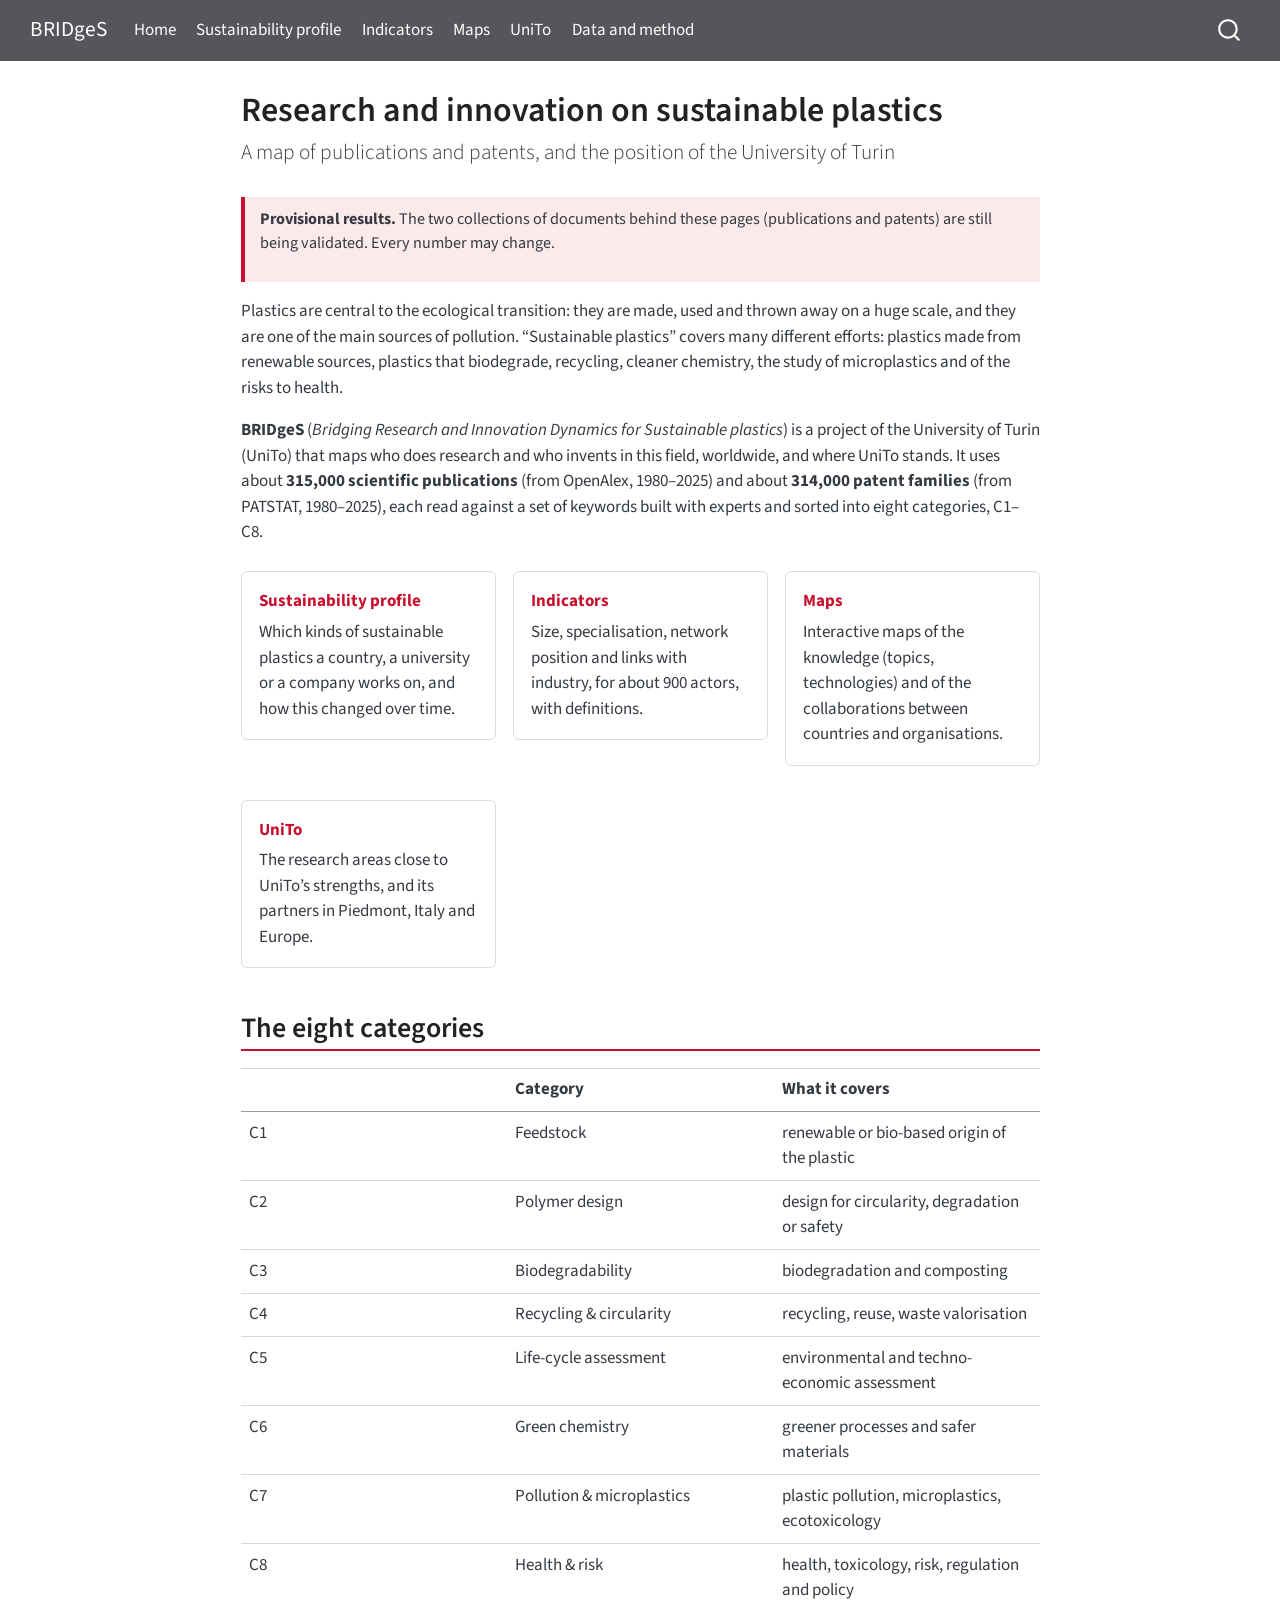
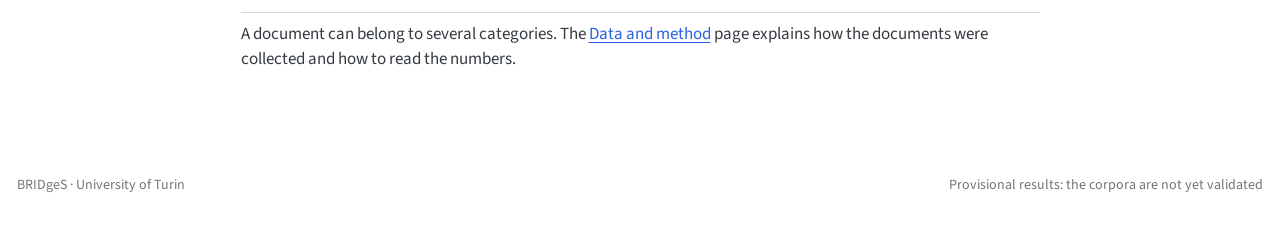
<file: index.html>
<!DOCTYPE html>
<html xmlns="http://www.w3.org/1999/xhtml" lang="en" xml:lang="en"><head>

<meta charset="utf-8">
<meta name="generator" content="quarto-1.11.9">

<meta name="viewport" content="width=device-width, initial-scale=1.0, user-scalable=yes">


<title>Research and innovation on sustainable plastics – BRIDgeS</title>
<style>
/* Default styles provided by pandoc.
** See https://pandoc.org/MANUAL.html#variables-for-html for config info.
*/
span.smallcaps{font-variant: small-caps;}
div.columns{display: flex; gap: 1.5em;}
div.column{flex: auto;}
@media screen {
div.columns{gap: min(4vw, 1.5em);}
div.column{overflow-x: auto;}
}
div.hanging-indent{margin-left: 1.5em; text-indent: -1.5em;}
ul.task-list{list-style: none;}
ul.task-list li input[type="checkbox"] {
  width: 0.8em;
  margin: 0 0.8em 0.2em -1em; /* quarto-specific, see https://github.com/quarto-dev/quarto-cli/issues/4556 */ 
  vertical-align: middle;
}
</style>


<script src="site_libs/quarto-nav/quarto-nav.js"></script>
<script src="site_libs/quarto-nav/headroom.min.js"></script>
<script src="site_libs/clipboard/clipboard.min.js"></script>
<script src="site_libs/quarto-search/autocomplete.umd.js"></script>
<script src="site_libs/quarto-search/fuse.min.js"></script>
<script src="site_libs/quarto-search/quarto-search.js"></script>
<meta name="quarto:offset" content="./">
<script src="site_libs/quarto-html/quarto.js" type="module"></script>
<script src="site_libs/quarto-html/tabsets/tabsets.js" type="module"></script>
<script src="site_libs/quarto-html/scrollable-regions/scrollable-regions.js" type="module"></script>
<script src="site_libs/quarto-html/popper.min.js"></script>
<script src="site_libs/quarto-html/tippy.umd.min.js"></script>
<script src="site_libs/quarto-html/anchor.min.js"></script>
<link href="site_libs/quarto-html/tippy.css" rel="stylesheet">
<link href="site_libs/quarto-html/quarto-syntax-highlighting-63b5708e65d6cd79cd7618c58d0c21e7.css" rel="stylesheet" id="quarto-text-highlighting-styles">
<script src="site_libs/bootstrap/bootstrap.min.js"></script>
<link href="site_libs/bootstrap/bootstrap-icons.css" rel="stylesheet">
<link href="site_libs/bootstrap/bootstrap-1e1990210f706a23b1043b8b5bf1d774.min.css" rel="stylesheet" append-hash="true" id="quarto-bootstrap" data-mode="light">
<script id="quarto-search-options" type="application/json">{
  "location": "navbar",
  "copy-button": false,
  "collapse-after": 3,
  "panel-placement": "end",
  "type": "overlay",
  "limit": 50,
  "keyboard-shortcut": [
    "f",
    "/",
    "s"
  ],
  "show-item-context": false,
  "language": {
    "search-no-results-text": "No results",
    "search-matching-documents-text": "matching documents",
    "search-copy-link-title": "Copy link to search",
    "search-hide-matches-text": "Hide additional matches",
    "search-more-match-text": "more match in this document",
    "search-more-matches-text": "more matches in this document",
    "search-clear-button-title": "Clear",
    "search-text-placeholder": "",
    "search-detached-cancel-button-title": "Cancel",
    "search-submit-button-title": "Submit",
    "search-label": "Search"
  }
}</script>


<link rel="stylesheet" href="styles.css">
</head>

<body class="nav-fixed fullcontent quarto-light"><a id="quarto-skip-link" class="visually-hidden-focusable" href="#quarto-document-content">Skip to main content</a>

<div id="quarto-search-results"></div>
  <header id="quarto-header" class="headroom fixed-top">
    <nav class="navbar navbar-expand-lg " data-bs-theme="dark" aria-label="Site">
      <div class="navbar-container container-fluid">
      <div class="navbar-brand-container mx-auto">
    <a class="navbar-brand" href="./index.html">
    <span class="navbar-title">BRIDgeS</span>
    </a>
  </div>
          <button class="navbar-toggler" type="button" data-bs-toggle="collapse" data-bs-target="#navbarCollapse" aria-controls="navbarCollapse" aria-expanded="false" aria-label="Toggle navigation" onclick="if (window.quartoToggleHeadroom) { window.quartoToggleHeadroom(); }">
  <span class="navbar-toggler-icon"></span>
</button>
          <div class="collapse navbar-collapse" id="navbarCollapse">
            <ul class="navbar-nav navbar-nav-scroll me-auto">
  <li class="nav-item">
    <a class="nav-link active" href="./index.html" aria-current="page"> 
<span class="menu-text">Home</span></a>
  </li>  
  <li class="nav-item">
    <a class="nav-link" href="./profile.html"> 
<span class="menu-text">Sustainability profile</span></a>
  </li>  
  <li class="nav-item">
    <a class="nav-link" href="./indicators.html"> 
<span class="menu-text">Indicators</span></a>
  </li>  
  <li class="nav-item">
    <a class="nav-link" href="./maps.html"> 
<span class="menu-text">Maps</span></a>
  </li>  
  <li class="nav-item">
    <a class="nav-link" href="./unito.html"> 
<span class="menu-text">UniTo</span></a>
  </li>  
  <li class="nav-item">
    <a class="nav-link" href="./about.html"> 
<span class="menu-text">Data and method</span></a>
  </li>  
</ul>
          </div> <!-- /navcollapse -->
            <div class="quarto-navbar-tools">
</div>
            <div id="quarto-search" class="" title="Search"></div>
      </div> <!-- /container-fluid -->
    </nav>
</header>
<!-- content -->
<div id="quarto-content" class="quarto-container page-columns page-rows-contents page-layout-article page-navbar">
<!-- sidebar -->
<!-- margin-sidebar -->
    
<!-- main -->
<main class="content" id="quarto-document-content" tabindex="-1">

<header id="title-block-header" class="quarto-title-block default">
<div class="quarto-title">
<h1 class="title">Research and innovation on sustainable plastics</h1>
<p class="subtitle lead">A map of publications and patents, and the position of the University of Turin</p>
</div>



<div class="quarto-title-meta">

    
  
    
  </div>
  


</header>


<div class="provisional">
<p><strong>Provisional results.</strong> The two collections of documents behind these pages (publications and patents) are still being validated. Every number may change.</p>
</div>
<p>Plastics are central to the ecological transition: they are made, used and thrown away on a huge scale, and they are one of the main sources of pollution. “Sustainable plastics” covers many different efforts: plastics made from renewable sources, plastics that biodegrade, recycling, cleaner chemistry, the study of microplastics and of the risks to health.</p>
<p><strong>BRIDgeS</strong> (<em>Bridging Research and Innovation Dynamics for Sustainable plastics</em>) is a project of the University of Turin (UniTo) that maps who does research and who invents in this field, worldwide, and where UniTo stands. It uses about <strong>315,000 scientific publications</strong> (from OpenAlex, 1980–2025) and about <strong>314,000 patent families</strong> (from PATSTAT, 1980–2025), each read against a set of keywords built with experts and sorted into eight categories, C1–C8.</p>
<div class="cards">
<p><a href="./profile.html"><strong>Sustainability profile</strong> Which kinds of sustainable plastics a country, a university or a company works on, and how this changed over time.</a></p>
<p><a href="./indicators.html"><strong>Indicators</strong> Size, specialisation, network position and links with industry, for about 900 actors, with definitions.</a></p>
<p><a href="./maps.html"><strong>Maps</strong> Interactive maps of the knowledge (topics, technologies) and of the collaborations between countries and organisations.</a></p>
<p><a href="./unito.html"><strong>UniTo</strong> The research areas close to UniTo’s strengths, and its partners in Piedmont, Italy and Europe.</a></p>
</div>
<section id="the-eight-categories" class="level2">
<h2 class="anchored" data-anchor-id="the-eight-categories">The eight categories</h2>
<table class="caption-top table">
<colgroup>
<col style="width: 33%">
<col style="width: 33%">
<col style="width: 33%">
</colgroup>
<thead>
<tr class="header">
<th></th>
<th>Category</th>
<th>What it covers</th>
</tr>
</thead>
<tbody>
<tr class="odd">
<td>C1</td>
<td>Feedstock</td>
<td>renewable or bio-based origin of the plastic</td>
</tr>
<tr class="even">
<td>C2</td>
<td>Polymer design</td>
<td>design for circularity, degradation or safety</td>
</tr>
<tr class="odd">
<td>C3</td>
<td>Biodegradability</td>
<td>biodegradation and composting</td>
</tr>
<tr class="even">
<td>C4</td>
<td>Recycling &amp; circularity</td>
<td>recycling, reuse, waste valorisation</td>
</tr>
<tr class="odd">
<td>C5</td>
<td>Life-cycle assessment</td>
<td>environmental and techno-economic assessment</td>
</tr>
<tr class="even">
<td>C6</td>
<td>Green chemistry</td>
<td>greener processes and safer materials</td>
</tr>
<tr class="odd">
<td>C7</td>
<td>Pollution &amp; microplastics</td>
<td>plastic pollution, microplastics, ecotoxicology</td>
</tr>
<tr class="even">
<td>C8</td>
<td>Health &amp; risk</td>
<td>health, toxicology, risk, regulation and policy</td>
</tr>
</tbody>
</table>
<p>A document can belong to several categories. The <a href="./about.html">Data and method</a> page explains how the documents were collected and how to read the numbers.</p>


</section>

</main> <!-- /main -->
<script id="quarto-html-after-body" type="application/javascript">
  window.document.addEventListener("DOMContentLoaded", function (event) {
    const icon = "";
    const anchorJS = new window.AnchorJS();
    anchorJS.options = {
      placement: 'right',
      icon: icon
    };
    anchorJS.add('.anchored');
    const isCodeAnnotation = (el) => {
      for (const clz of el.classList) {
        if (clz.startsWith('code-annotation-')) {                     
          return true;
        }
      }
      return false;
    }
    const onCopySuccess = function(e) {
      // button target
      const button = e.trigger;
      // don't keep focus
      button.blur();
      // flash "checked"
      button.classList.add('code-copy-button-checked');
      var currentTitle = button.getAttribute("title");
      button.setAttribute("title", "Copied!");
      let tooltip;
      if (window.bootstrap) {
        button.setAttribute("data-bs-toggle", "tooltip");
        button.setAttribute("data-bs-placement", "left");
        button.setAttribute("data-bs-title", "Copied!");
        tooltip = new bootstrap.Tooltip(button, 
          { trigger: "manual", 
            customClass: "code-copy-button-tooltip",
            offset: [0, -8]});
        tooltip.show();    
      }
      setTimeout(function() {
        if (tooltip) {
          tooltip.hide();
          button.removeAttribute("data-bs-title");
          button.removeAttribute("data-bs-toggle");
          button.removeAttribute("data-bs-placement");
        }
        button.setAttribute("title", currentTitle);
        button.classList.remove('code-copy-button-checked');
      }, 1000);
      // clear code selection
      e.clearSelection();
    }
    const getTextToCopy = function(trigger) {
      const outerScaffold = trigger.parentElement.cloneNode(true);
      const codeEl = outerScaffold.querySelector('code');
      for (const childEl of codeEl.children) {
        if (isCodeAnnotation(childEl)) {
          childEl.remove();
        }
      }
      return codeEl.innerText;
    }
    const clipboard = new window.ClipboardJS('.code-copy-button:not([data-in-quarto-modal])', {
      text: getTextToCopy
    });
    clipboard.on('success', onCopySuccess);
    if (window.document.getElementById('quarto-embedded-source-code-modal')) {
      const clipboardModal = new window.ClipboardJS('.code-copy-button[data-in-quarto-modal]', {
        text: getTextToCopy,
        container: window.document.getElementById('quarto-embedded-source-code-modal')
      });
      clipboardModal.on('success', onCopySuccess);
    }
      var localhostRegex = new RegExp(/^(?:http|https):\/\/localhost\:?[0-9]*\//);
      var mailtoRegex = new RegExp(/^mailto:/);
        var filterRegex = new RegExp('/' + window.location.host + '/');
      var isInternal = (href) => {
          return filterRegex.test(href) || localhostRegex.test(href) || mailtoRegex.test(href);
      }
      // Inspect non-navigation links and adorn them if external
      window.quartoDecorateExternalLinks = function (root) {
     var links = (root || window.document).querySelectorAll('a[href]:not(.nav-link):not(.navbar-brand):not(.toc-action):not(.sidebar-link):not(.sidebar-item-toggle):not(.pagination-link):not(.no-external):not([aria-hidden]):not(.dropdown-item):not(.quarto-navigation-tool):not(.about-link)');
      for (var i=0; i<links.length; i++) {
        const link = links[i];
        if (!isInternal(link.href)) {
          // undo the damage that might have been done by quarto-nav.js in the case of
          // links that we want to consider external
          if (link.dataset.originalHref !== undefined) {
            link.href = link.dataset.originalHref;
          }
          if (!link.classList.contains('no-external-icon')) {
          }
        }
      }
      };
      window.quartoDecorateExternalLinks(window.document);
    // Esc closes the popup (WCAG 1.4.13) and focus leaving both trigger and
    // popup closes it (WCAG 2.4.11); tippy handles neither for interactive popups.
    const hideOnEscAndFocusOut = {
      name: 'hideOnEscAndFocusOut',
      defaultValue: true,
      fn(instance) {
        const dismiss = () => {
          // A show scheduled by the trigger delay would otherwise reopen it
          instance.clearDelayTimeouts();
          instance.hide();
        };
        const onKeyDown = (event) => {
          if (event.key !== 'Escape') {
            return;
          }
          // Keep Esc from also reaching page handlers (e.g. reveal.js overview),
          // except an open reveal.js slide menu, which Esc should close too.
          // The menu handles keys only when its keyboard option is on.
          const menuHandlesEsc = window.Reveal?.getPlugin?.('menu')?.isOpen() &&
            window.Reveal.getConfig().menu?.keyboard !== false;
          if (!menuHandlesEsc) {
            event.stopPropagation();
          }
          if (instance.popper.contains(window.document.activeElement)) {
            // Disabled while refocusing so the focus trigger does not reopen it
            instance.disable();
            instance.reference.focus();
            instance.enable();
          }
          dismiss();
        };
        const onFocusOut = (event) => {
          const target = event.relatedTarget;
          if (target && !instance.reference.contains(target) &&
              !instance.popper.contains(target)) {
            dismiss();
          }
        };
        // On the trigger too: a click trigger (code-annotations: select) has no
        // blur handling. Attached for the instance's lifetime so leaving the
        // trigger also cancels a show still pending on the trigger delay.
        instance.reference.addEventListener('focusout', onFocusOut);
        return {
          onShow() {
            window.document.addEventListener('keydown', onKeyDown, true);
            instance.popper.addEventListener('focusout', onFocusOut);
          },
          onHide() {
            window.document.removeEventListener('keydown', onKeyDown, true);
            instance.popper.removeEventListener('focusout', onFocusOut);
          },
          onDestroy() {
            instance.reference.removeEventListener('focusout', onFocusOut);
          },
        };
      },
    };
    function tippyHover(el, contentFn, onTriggerFn, onUntriggerFn) {
      const config = {
        allowHTML: true,
        maxWidth: 500,
        delay: 100,
        arrow: false,
        appendTo: function(el) {
            return el.parentElement;
        },
        interactive: true,
        interactiveBorder: 10,
        theme: 'quarto',
        placement: 'bottom-start',
        plugins: [hideOnEscAndFocusOut],
      };
      if (contentFn) {
        config.content = contentFn;
      }
      if (onTriggerFn) {
        config.onTrigger = onTriggerFn;
      }
      if (onUntriggerFn) {
        config.onUntrigger = onUntriggerFn;
      }
      window.tippy(el, config); 
    }
    const noterefs = window.document.querySelectorAll('a[role="doc-noteref"]');
    for (var i=0; i<noterefs.length; i++) {
      const ref = noterefs[i];
      tippyHover(ref, function() {
        // use id or data attribute instead here
        let href = ref.getAttribute('data-footnote-href') || ref.getAttribute('href');
        try { href = new URL(href).hash; } catch {}
        const id = href.replace(/^#\/?/, "");
        const note = window.document.getElementById(id);
        if (note) {
          return note.innerHTML;
        } else {
          return "";
        }
      });
    }
    const xrefs = window.document.querySelectorAll('a.quarto-xref');
    const processXRef = (id, note) => {
      // Strip column container classes
      const stripColumnClz = (el) => {
        el.classList.remove("page-full", "page-columns");
        if (el.children) {
          for (const child of el.children) {
            stripColumnClz(child);
          }
        }
      }
      stripColumnClz(note)
      if (id === null || id.startsWith('sec-')) {
        // Special case sections, only their first couple elements
        const container = document.createElement("div");
        if (note.children && note.children.length > 2) {
          container.appendChild(note.children[0].cloneNode(true));
          for (let i = 1; i < note.children.length; i++) {
            const child = note.children[i];
            if (child.tagName === "P" && child.innerText === "") {
              continue;
            } else {
              container.appendChild(child.cloneNode(true));
              break;
            }
          }
          if (window.Quarto?.typesetMath) {
            window.Quarto.typesetMath(container);
          }
          return container.innerHTML
        } else {
          if (window.Quarto?.typesetMath) {
            window.Quarto.typesetMath(note);
          }
          return note.innerHTML;
        }
      } else {
        // Remove any anchor links if they are present
        const anchorLink = note.querySelector('a.anchorjs-link');
        if (anchorLink) {
          anchorLink.remove();
        }
        if (window.Quarto?.typesetMath) {
          window.Quarto.typesetMath(note);
        }
        if (note.classList.contains("callout")) {
          return note.outerHTML;
        } else {
          return note.innerHTML;
        }
      }
    }
    for (var i=0; i<xrefs.length; i++) {
      const xref = xrefs[i];
      tippyHover(xref, undefined, function(instance) {
        instance.disable();
        let url = xref.getAttribute('href');
        let hash = undefined; 
        if (url.startsWith('#')) {
          hash = url;
        } else {
          try { hash = new URL(url).hash; } catch {}
        }
        if (hash) {
          const id = hash.replace(/^#\/?/, "");
          const note = window.document.getElementById(id);
          if (note !== null) {
            try {
              const html = processXRef(id, note.cloneNode(true));
              instance.setContent(html);
            } finally {
              instance.enable();
              instance.show();
            }
          } else {
            // See if we can fetch this
            fetch(url.split('#')[0])
            .then(res => res.text())
            .then(html => {
              const parser = new DOMParser();
              const htmlDoc = parser.parseFromString(html, "text/html");
              const note = htmlDoc.getElementById(id);
              if (note !== null) {
                const html = processXRef(id, note);
                instance.setContent(html);
              } 
            }).finally(() => {
              instance.enable();
              instance.show();
            });
          }
        } else {
          // See if we can fetch a full url (with no hash to target)
          // This is a special case and we should probably do some content thinning / targeting
          fetch(url)
          .then(res => res.text())
          .then(html => {
            const parser = new DOMParser();
            const htmlDoc = parser.parseFromString(html, "text/html");
            const note = htmlDoc.querySelector('main.content');
            if (note !== null) {
              // This should only happen for chapter cross references
              // (since there is no id in the URL)
              // remove the first header
              if (note.children.length > 0 && note.children[0].tagName === "HEADER") {
                note.children[0].remove();
              }
              const html = processXRef(null, note);
              instance.setContent(html);
            } 
          }).finally(() => {
            instance.enable();
            instance.show();
          });
        }
      }, function(instance) {
      });
    }
        let selectedAnnoteEl;
        const selectorForAnnotation = ( cell, annotation) => {
          let cellAttr = 'data-code-cell="' + cell + '"';
          let lineAttr = 'data-code-annotation="' +  annotation + '"';
          const selector = 'span[' + cellAttr + '][' + lineAttr + ']';
          return selector;
        }
        const selectCodeLines = (annoteEl) => {
          const doc = window.document;
          const targetCell = annoteEl.getAttribute("data-target-cell");
          const targetAnnotation = annoteEl.getAttribute("data-target-annotation");
          const annoteSpan = window.document.querySelector(selectorForAnnotation(targetCell, targetAnnotation));
          const lines = annoteSpan.getAttribute("data-code-lines").split(",");
          const lineIds = lines.map((line) => {
            return targetCell + "-" + line;
          })
          // Each band is positioned against its own containing block, which is
          // not the offsetParent of the lines, so place it from client rects.
          const placeBand = (band, firstEl, lastEl, codeBlock) => {
            const container = band.offsetParent;
            if (container === null) {
              return;
            }
            const containerRect = container.getBoundingClientRect();
            // Reveal.js scales slides with a transform, so convert client
            // pixels back to the CSS pixels of the container.
            const scale = containerRect.height / container.offsetHeight || 1;
            const firstRect = firstEl.getBoundingClientRect();
            const lastRect = lastEl.getBoundingClientRect();
            const top = (firstRect.top - containerRect.top) / scale - container.clientTop + container.scrollTop;
            const height = (lastRect.bottom - firstRect.top) / scale;
            band.style.top = top - 2 + "px";
            band.style.height = height + 4 + "px";
            if (codeBlock) {
              // Without the copy button wrapper, the containing block is wider
              // than the code block, so span the code block explicitly.
              const blockRect = codeBlock.getBoundingClientRect();
              band.style.left = (blockRect.left - containerRect.left) / scale - container.clientLeft + container.scrollLeft + "px";
              band.style.width = blockRect.width / scale + "px";
            }
          };
          if (lineIds.length > 0) {
            const el = window.document.getElementById(lineIds[0]);
            const lastEl = window.document.getElementById(lineIds[lineIds.length - 1]);
            const parent = el.parentElement.parentElement;
            // cook up a div (if necessary) and position it
            let div = window.document.getElementById("code-annotation-line-highlight");
            if (div === null) {
              div = window.document.createElement("div");
              div.setAttribute("id", "code-annotation-line-highlight");
              div.style.position = 'absolute';
              parent.appendChild(div);
            }
            placeBand(div, el, lastEl, parent.closest("div.sourceCode") || parent);
            let gutterDiv = window.document.getElementById("code-annotation-line-highlight-gutter");
            if (gutterDiv === null) {
              gutterDiv = window.document.createElement("div");
              gutterDiv.setAttribute("id", "code-annotation-line-highlight-gutter");
              gutterDiv.style.position = 'absolute';
              const codeCell = window.document.getElementById(targetCell);
              const gutter = codeCell.querySelector('.code-annotation-gutter');
              gutter.appendChild(gutterDiv);
            }
            placeBand(gutterDiv, el, lastEl);
            selectedAnnoteEl = annoteEl;
          }
        };
        const unselectCodeLines = () => {
          const elementsIds = ["code-annotation-line-highlight", "code-annotation-line-highlight-gutter"];
          elementsIds.forEach((elId) => {
            const div = window.document.getElementById(elId);
            if (div) {
              div.remove();
            }
          });
          selectedAnnoteEl = undefined;
        };
          // Handle positioning of the toggle
      window.addEventListener(
        "resize",
        throttle(() => {
          elRect = undefined;
          if (selectedAnnoteEl) {
            selectCodeLines(selectedAnnoteEl);
          }
        }, 10)
      );
      function throttle(fn, ms) {
      let throttle = false;
      let timer;
        return (...args) => {
          if(!throttle) { // first call gets through
              fn.apply(this, args);
              throttle = true;
          } else { // all the others get throttled
              if(timer) clearTimeout(timer); // cancel #2
              timer = setTimeout(() => {
                fn.apply(this, args);
                timer = throttle = false;
              }, ms);
          }
        };
      }
        // Attach click handler to the DT
        const annoteDls = window.document.querySelectorAll('dt[data-target-cell]');
        for (const annoteDlNode of annoteDls) {
          annoteDlNode.addEventListener('click', (event) => {
            const clickedEl = event.target;
            if (clickedEl !== selectedAnnoteEl) {
              unselectCodeLines();
              const activeEl = window.document.querySelector('dt[data-target-cell].code-annotation-active');
              if (activeEl) {
                activeEl.classList.remove('code-annotation-active');
              }
              selectCodeLines(clickedEl);
              clickedEl.classList.add('code-annotation-active');
            } else {
              // Unselect the line
              unselectCodeLines();
              clickedEl.classList.remove('code-annotation-active');
            }
          });
        }
    const findCites = (el) => {
      const parentEl = el.parentElement;
      if (parentEl) {
        const cites = parentEl.dataset.cites;
        if (cites) {
          return {
            el,
            cites: cites.split(' ')
          };
        } else {
          return findCites(el.parentElement)
        }
      } else {
        return undefined;
      }
    };
    var bibliorefs = window.document.querySelectorAll('a[role="doc-biblioref"]');
    for (var i=0; i<bibliorefs.length; i++) {
      const ref = bibliorefs[i];
      const citeInfo = findCites(ref);
      if (citeInfo) {
        tippyHover(citeInfo.el, function() {
          var popup = window.document.createElement('div');
          citeInfo.cites.forEach(function(cite) {
            var citeDiv = window.document.createElement('div');
            citeDiv.classList.add('hanging-indent');
            citeDiv.classList.add('csl-entry');
            var biblioDiv = window.document.getElementById('ref-' + cite);
            if (biblioDiv) {
              citeDiv.innerHTML = biblioDiv.innerHTML;
            }
            popup.appendChild(citeDiv);
          });
          return popup.innerHTML;
        });
      }
    }
  });
  </script>
  <script type="application/javascript">
  window.quartoScrollableRegionsLabels = {"code":"Scrollable code","output":"Scrollable output"};
  </script>
</div> <!-- /content -->
<footer class="footer">
  <div class="nav-footer">
    <div class="nav-footer-left">
<p>BRIDgeS · University of Turin</p>
</div>   
    <div class="nav-footer-center">
      &nbsp;
    </div>
    <div class="nav-footer-right">
<p>Provisional results: the corpora are not yet validated</p>
</div>
  </div>
</footer>




</body></html>
</file>
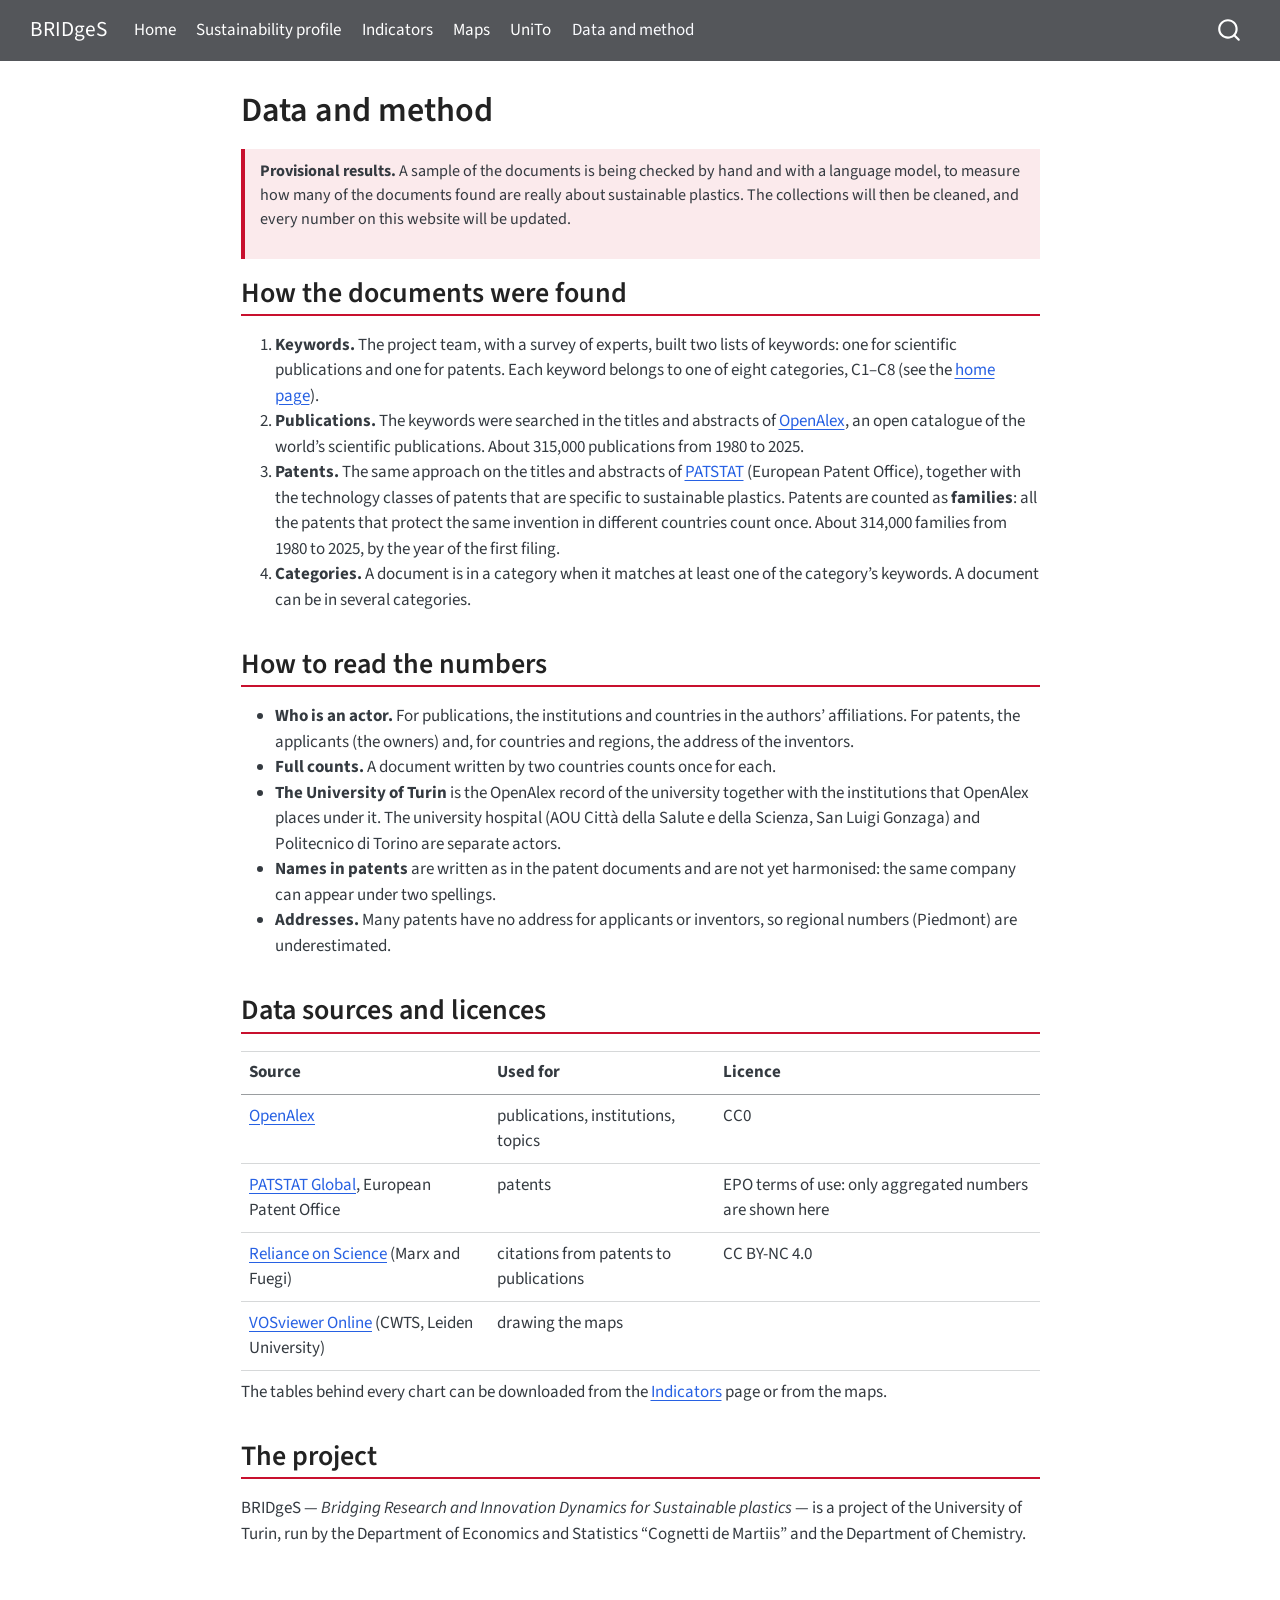
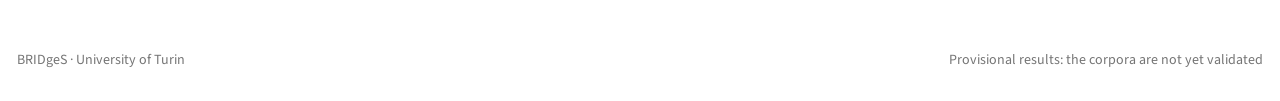
<file: about.html>
<!DOCTYPE html>
<html xmlns="http://www.w3.org/1999/xhtml" lang="en" xml:lang="en"><head>

<meta charset="utf-8">
<meta name="generator" content="quarto-1.11.9">

<meta name="viewport" content="width=device-width, initial-scale=1.0, user-scalable=yes">


<title>Data and method – BRIDgeS</title>
<style>
/* Default styles provided by pandoc.
** See https://pandoc.org/MANUAL.html#variables-for-html for config info.
*/
span.smallcaps{font-variant: small-caps;}
div.columns{display: flex; gap: 1.5em;}
div.column{flex: auto;}
@media screen {
div.columns{gap: min(4vw, 1.5em);}
div.column{overflow-x: auto;}
}
div.hanging-indent{margin-left: 1.5em; text-indent: -1.5em;}
ul.task-list{list-style: none;}
ul.task-list li input[type="checkbox"] {
  width: 0.8em;
  margin: 0 0.8em 0.2em -1em; /* quarto-specific, see https://github.com/quarto-dev/quarto-cli/issues/4556 */ 
  vertical-align: middle;
}
</style>


<script src="site_libs/quarto-nav/quarto-nav.js"></script>
<script src="site_libs/quarto-nav/headroom.min.js"></script>
<script src="site_libs/clipboard/clipboard.min.js"></script>
<script src="site_libs/quarto-search/autocomplete.umd.js"></script>
<script src="site_libs/quarto-search/fuse.min.js"></script>
<script src="site_libs/quarto-search/quarto-search.js"></script>
<meta name="quarto:offset" content="./">
<script src="site_libs/quarto-html/quarto.js" type="module"></script>
<script src="site_libs/quarto-html/tabsets/tabsets.js" type="module"></script>
<script src="site_libs/quarto-html/scrollable-regions/scrollable-regions.js" type="module"></script>
<script src="site_libs/quarto-html/popper.min.js"></script>
<script src="site_libs/quarto-html/tippy.umd.min.js"></script>
<script src="site_libs/quarto-html/anchor.min.js"></script>
<link href="site_libs/quarto-html/tippy.css" rel="stylesheet">
<link href="site_libs/quarto-html/quarto-syntax-highlighting-63b5708e65d6cd79cd7618c58d0c21e7.css" rel="stylesheet" id="quarto-text-highlighting-styles">
<script src="site_libs/bootstrap/bootstrap.min.js"></script>
<link href="site_libs/bootstrap/bootstrap-icons.css" rel="stylesheet">
<link href="site_libs/bootstrap/bootstrap-1e1990210f706a23b1043b8b5bf1d774.min.css" rel="stylesheet" append-hash="true" id="quarto-bootstrap" data-mode="light">
<script id="quarto-search-options" type="application/json">{
  "location": "navbar",
  "copy-button": false,
  "collapse-after": 3,
  "panel-placement": "end",
  "type": "overlay",
  "limit": 50,
  "keyboard-shortcut": [
    "f",
    "/",
    "s"
  ],
  "show-item-context": false,
  "language": {
    "search-no-results-text": "No results",
    "search-matching-documents-text": "matching documents",
    "search-copy-link-title": "Copy link to search",
    "search-hide-matches-text": "Hide additional matches",
    "search-more-match-text": "more match in this document",
    "search-more-matches-text": "more matches in this document",
    "search-clear-button-title": "Clear",
    "search-text-placeholder": "",
    "search-detached-cancel-button-title": "Cancel",
    "search-submit-button-title": "Submit",
    "search-label": "Search"
  }
}</script>


<link rel="stylesheet" href="styles.css">
</head>

<body class="nav-fixed fullcontent quarto-light"><a id="quarto-skip-link" class="visually-hidden-focusable" href="#quarto-document-content">Skip to main content</a>

<div id="quarto-search-results"></div>
  <header id="quarto-header" class="headroom fixed-top">
    <nav class="navbar navbar-expand-lg " data-bs-theme="dark" aria-label="Site">
      <div class="navbar-container container-fluid">
      <div class="navbar-brand-container mx-auto">
    <a class="navbar-brand" href="./index.html">
    <span class="navbar-title">BRIDgeS</span>
    </a>
  </div>
          <button class="navbar-toggler" type="button" data-bs-toggle="collapse" data-bs-target="#navbarCollapse" aria-controls="navbarCollapse" aria-expanded="false" aria-label="Toggle navigation" onclick="if (window.quartoToggleHeadroom) { window.quartoToggleHeadroom(); }">
  <span class="navbar-toggler-icon"></span>
</button>
          <div class="collapse navbar-collapse" id="navbarCollapse">
            <ul class="navbar-nav navbar-nav-scroll me-auto">
  <li class="nav-item">
    <a class="nav-link" href="./index.html"> 
<span class="menu-text">Home</span></a>
  </li>  
  <li class="nav-item">
    <a class="nav-link" href="./profile.html"> 
<span class="menu-text">Sustainability profile</span></a>
  </li>  
  <li class="nav-item">
    <a class="nav-link" href="./indicators.html"> 
<span class="menu-text">Indicators</span></a>
  </li>  
  <li class="nav-item">
    <a class="nav-link" href="./maps.html"> 
<span class="menu-text">Maps</span></a>
  </li>  
  <li class="nav-item">
    <a class="nav-link" href="./unito.html"> 
<span class="menu-text">UniTo</span></a>
  </li>  
  <li class="nav-item">
    <a class="nav-link active" href="./about.html" aria-current="page"> 
<span class="menu-text">Data and method</span></a>
  </li>  
</ul>
          </div> <!-- /navcollapse -->
            <div class="quarto-navbar-tools">
</div>
            <div id="quarto-search" class="" title="Search"></div>
      </div> <!-- /container-fluid -->
    </nav>
</header>
<!-- content -->
<div id="quarto-content" class="quarto-container page-columns page-rows-contents page-layout-article page-navbar">
<!-- sidebar -->
<!-- margin-sidebar -->
    
<!-- main -->
<main class="content" id="quarto-document-content" tabindex="-1">

<header id="title-block-header" class="quarto-title-block default">
<div class="quarto-title">
<h1 class="title">Data and method</h1>
</div>



<div class="quarto-title-meta">

    
  
    
  </div>
  


</header>


<div class="provisional">
<p><strong>Provisional results.</strong> A sample of the documents is being checked by hand and with a language model, to measure how many of the documents found are really about sustainable plastics. The collections will then be cleaned, and every number on this website will be updated.</p>
</div>
<section id="how-the-documents-were-found" class="level2">
<h2 class="anchored" data-anchor-id="how-the-documents-were-found">How the documents were found</h2>
<ol type="1">
<li><strong>Keywords.</strong> The project team, with a survey of experts, built two lists of keywords: one for scientific publications and one for patents. Each keyword belongs to one of eight categories, C1–C8 (see the <a href="./index.html">home page</a>).</li>
<li><strong>Publications.</strong> The keywords were searched in the titles and abstracts of <a href="https://openalex.org">OpenAlex</a>, an open catalogue of the world’s scientific publications. About 315,000 publications from 1980 to 2025.</li>
<li><strong>Patents.</strong> The same approach on the titles and abstracts of <a href="https://www.epo.org/en/searching-for-patents/business/patstat">PATSTAT</a> (European Patent Office), together with the technology classes of patents that are specific to sustainable plastics. Patents are counted as <strong>families</strong>: all the patents that protect the same invention in different countries count once. About 314,000 families from 1980 to 2025, by the year of the first filing.</li>
<li><strong>Categories.</strong> A document is in a category when it matches at least one of the category’s keywords. A document can be in several categories.</li>
</ol>
</section>
<section id="how-to-read-the-numbers" class="level2">
<h2 class="anchored" data-anchor-id="how-to-read-the-numbers">How to read the numbers</h2>
<ul>
<li><strong>Who is an actor.</strong> For publications, the institutions and countries in the authors’ affiliations. For patents, the applicants (the owners) and, for countries and regions, the address of the inventors.</li>
<li><strong>Full counts.</strong> A document written by two countries counts once for each.</li>
<li><strong>The University of Turin</strong> is the OpenAlex record of the university together with the institutions that OpenAlex places under it. The university hospital (AOU Città della Salute e della Scienza, San Luigi Gonzaga) and Politecnico di Torino are separate actors.</li>
<li><strong>Names in patents</strong> are written as in the patent documents and are not yet harmonised: the same company can appear under two spellings.</li>
<li><strong>Addresses.</strong> Many patents have no address for applicants or inventors, so regional numbers (Piedmont) are underestimated.</li>
</ul>
</section>
<section id="data-sources-and-licences" class="level2">
<h2 class="anchored" data-anchor-id="data-sources-and-licences">Data sources and licences</h2>
<table class="caption-top table">
<thead>
<tr class="header">
<th>Source</th>
<th>Used for</th>
<th>Licence</th>
</tr>
</thead>
<tbody>
<tr class="odd">
<td><a href="https://openalex.org">OpenAlex</a></td>
<td>publications, institutions, topics</td>
<td>CC0</td>
</tr>
<tr class="even">
<td><a href="https://www.epo.org/en/searching-for-patents/business/patstat">PATSTAT Global</a>, European Patent Office</td>
<td>patents</td>
<td>EPO terms of use: only aggregated numbers are shown here</td>
</tr>
<tr class="odd">
<td><a href="https://zenodo.org/records/11461587">Reliance on Science</a> (Marx and Fuegi)</td>
<td>citations from patents to publications</td>
<td>CC BY-NC 4.0</td>
</tr>
<tr class="even">
<td><a href="https://app.vosviewer.com">VOSviewer Online</a> (CWTS, Leiden University)</td>
<td>drawing the maps</td>
<td></td>
</tr>
</tbody>
</table>
<p>The tables behind every chart can be downloaded from the <a href="./indicators.html">Indicators</a> page or from the maps.</p>
</section>
<section id="the-project" class="level2">
<h2 class="anchored" data-anchor-id="the-project">The project</h2>
<p>BRIDgeS — <em>Bridging Research and Innovation Dynamics for Sustainable plastics</em> — is a project of the University of Turin, run by the Department of Economics and Statistics “Cognetti de Martiis” and the Department of Chemistry.</p>


</section>

</main> <!-- /main -->
<script id="quarto-html-after-body" type="application/javascript">
  window.document.addEventListener("DOMContentLoaded", function (event) {
    const icon = "";
    const anchorJS = new window.AnchorJS();
    anchorJS.options = {
      placement: 'right',
      icon: icon
    };
    anchorJS.add('.anchored');
    const isCodeAnnotation = (el) => {
      for (const clz of el.classList) {
        if (clz.startsWith('code-annotation-')) {                     
          return true;
        }
      }
      return false;
    }
    const onCopySuccess = function(e) {
      // button target
      const button = e.trigger;
      // don't keep focus
      button.blur();
      // flash "checked"
      button.classList.add('code-copy-button-checked');
      var currentTitle = button.getAttribute("title");
      button.setAttribute("title", "Copied!");
      let tooltip;
      if (window.bootstrap) {
        button.setAttribute("data-bs-toggle", "tooltip");
        button.setAttribute("data-bs-placement", "left");
        button.setAttribute("data-bs-title", "Copied!");
        tooltip = new bootstrap.Tooltip(button, 
          { trigger: "manual", 
            customClass: "code-copy-button-tooltip",
            offset: [0, -8]});
        tooltip.show();    
      }
      setTimeout(function() {
        if (tooltip) {
          tooltip.hide();
          button.removeAttribute("data-bs-title");
          button.removeAttribute("data-bs-toggle");
          button.removeAttribute("data-bs-placement");
        }
        button.setAttribute("title", currentTitle);
        button.classList.remove('code-copy-button-checked');
      }, 1000);
      // clear code selection
      e.clearSelection();
    }
    const getTextToCopy = function(trigger) {
      const outerScaffold = trigger.parentElement.cloneNode(true);
      const codeEl = outerScaffold.querySelector('code');
      for (const childEl of codeEl.children) {
        if (isCodeAnnotation(childEl)) {
          childEl.remove();
        }
      }
      return codeEl.innerText;
    }
    const clipboard = new window.ClipboardJS('.code-copy-button:not([data-in-quarto-modal])', {
      text: getTextToCopy
    });
    clipboard.on('success', onCopySuccess);
    if (window.document.getElementById('quarto-embedded-source-code-modal')) {
      const clipboardModal = new window.ClipboardJS('.code-copy-button[data-in-quarto-modal]', {
        text: getTextToCopy,
        container: window.document.getElementById('quarto-embedded-source-code-modal')
      });
      clipboardModal.on('success', onCopySuccess);
    }
      var localhostRegex = new RegExp(/^(?:http|https):\/\/localhost\:?[0-9]*\//);
      var mailtoRegex = new RegExp(/^mailto:/);
        var filterRegex = new RegExp('/' + window.location.host + '/');
      var isInternal = (href) => {
          return filterRegex.test(href) || localhostRegex.test(href) || mailtoRegex.test(href);
      }
      // Inspect non-navigation links and adorn them if external
      window.quartoDecorateExternalLinks = function (root) {
     var links = (root || window.document).querySelectorAll('a[href]:not(.nav-link):not(.navbar-brand):not(.toc-action):not(.sidebar-link):not(.sidebar-item-toggle):not(.pagination-link):not(.no-external):not([aria-hidden]):not(.dropdown-item):not(.quarto-navigation-tool):not(.about-link)');
      for (var i=0; i<links.length; i++) {
        const link = links[i];
        if (!isInternal(link.href)) {
          // undo the damage that might have been done by quarto-nav.js in the case of
          // links that we want to consider external
          if (link.dataset.originalHref !== undefined) {
            link.href = link.dataset.originalHref;
          }
          if (!link.classList.contains('no-external-icon')) {
          }
        }
      }
      };
      window.quartoDecorateExternalLinks(window.document);
    // Esc closes the popup (WCAG 1.4.13) and focus leaving both trigger and
    // popup closes it (WCAG 2.4.11); tippy handles neither for interactive popups.
    const hideOnEscAndFocusOut = {
      name: 'hideOnEscAndFocusOut',
      defaultValue: true,
      fn(instance) {
        const dismiss = () => {
          // A show scheduled by the trigger delay would otherwise reopen it
          instance.clearDelayTimeouts();
          instance.hide();
        };
        const onKeyDown = (event) => {
          if (event.key !== 'Escape') {
            return;
          }
          // Keep Esc from also reaching page handlers (e.g. reveal.js overview),
          // except an open reveal.js slide menu, which Esc should close too.
          // The menu handles keys only when its keyboard option is on.
          const menuHandlesEsc = window.Reveal?.getPlugin?.('menu')?.isOpen() &&
            window.Reveal.getConfig().menu?.keyboard !== false;
          if (!menuHandlesEsc) {
            event.stopPropagation();
          }
          if (instance.popper.contains(window.document.activeElement)) {
            // Disabled while refocusing so the focus trigger does not reopen it
            instance.disable();
            instance.reference.focus();
            instance.enable();
          }
          dismiss();
        };
        const onFocusOut = (event) => {
          const target = event.relatedTarget;
          if (target && !instance.reference.contains(target) &&
              !instance.popper.contains(target)) {
            dismiss();
          }
        };
        // On the trigger too: a click trigger (code-annotations: select) has no
        // blur handling. Attached for the instance's lifetime so leaving the
        // trigger also cancels a show still pending on the trigger delay.
        instance.reference.addEventListener('focusout', onFocusOut);
        return {
          onShow() {
            window.document.addEventListener('keydown', onKeyDown, true);
            instance.popper.addEventListener('focusout', onFocusOut);
          },
          onHide() {
            window.document.removeEventListener('keydown', onKeyDown, true);
            instance.popper.removeEventListener('focusout', onFocusOut);
          },
          onDestroy() {
            instance.reference.removeEventListener('focusout', onFocusOut);
          },
        };
      },
    };
    function tippyHover(el, contentFn, onTriggerFn, onUntriggerFn) {
      const config = {
        allowHTML: true,
        maxWidth: 500,
        delay: 100,
        arrow: false,
        appendTo: function(el) {
            return el.parentElement;
        },
        interactive: true,
        interactiveBorder: 10,
        theme: 'quarto',
        placement: 'bottom-start',
        plugins: [hideOnEscAndFocusOut],
      };
      if (contentFn) {
        config.content = contentFn;
      }
      if (onTriggerFn) {
        config.onTrigger = onTriggerFn;
      }
      if (onUntriggerFn) {
        config.onUntrigger = onUntriggerFn;
      }
      window.tippy(el, config); 
    }
    const noterefs = window.document.querySelectorAll('a[role="doc-noteref"]');
    for (var i=0; i<noterefs.length; i++) {
      const ref = noterefs[i];
      tippyHover(ref, function() {
        // use id or data attribute instead here
        let href = ref.getAttribute('data-footnote-href') || ref.getAttribute('href');
        try { href = new URL(href).hash; } catch {}
        const id = href.replace(/^#\/?/, "");
        const note = window.document.getElementById(id);
        if (note) {
          return note.innerHTML;
        } else {
          return "";
        }
      });
    }
    const xrefs = window.document.querySelectorAll('a.quarto-xref');
    const processXRef = (id, note) => {
      // Strip column container classes
      const stripColumnClz = (el) => {
        el.classList.remove("page-full", "page-columns");
        if (el.children) {
          for (const child of el.children) {
            stripColumnClz(child);
          }
        }
      }
      stripColumnClz(note)
      if (id === null || id.startsWith('sec-')) {
        // Special case sections, only their first couple elements
        const container = document.createElement("div");
        if (note.children && note.children.length > 2) {
          container.appendChild(note.children[0].cloneNode(true));
          for (let i = 1; i < note.children.length; i++) {
            const child = note.children[i];
            if (child.tagName === "P" && child.innerText === "") {
              continue;
            } else {
              container.appendChild(child.cloneNode(true));
              break;
            }
          }
          if (window.Quarto?.typesetMath) {
            window.Quarto.typesetMath(container);
          }
          return container.innerHTML
        } else {
          if (window.Quarto?.typesetMath) {
            window.Quarto.typesetMath(note);
          }
          return note.innerHTML;
        }
      } else {
        // Remove any anchor links if they are present
        const anchorLink = note.querySelector('a.anchorjs-link');
        if (anchorLink) {
          anchorLink.remove();
        }
        if (window.Quarto?.typesetMath) {
          window.Quarto.typesetMath(note);
        }
        if (note.classList.contains("callout")) {
          return note.outerHTML;
        } else {
          return note.innerHTML;
        }
      }
    }
    for (var i=0; i<xrefs.length; i++) {
      const xref = xrefs[i];
      tippyHover(xref, undefined, function(instance) {
        instance.disable();
        let url = xref.getAttribute('href');
        let hash = undefined; 
        if (url.startsWith('#')) {
          hash = url;
        } else {
          try { hash = new URL(url).hash; } catch {}
        }
        if (hash) {
          const id = hash.replace(/^#\/?/, "");
          const note = window.document.getElementById(id);
          if (note !== null) {
            try {
              const html = processXRef(id, note.cloneNode(true));
              instance.setContent(html);
            } finally {
              instance.enable();
              instance.show();
            }
          } else {
            // See if we can fetch this
            fetch(url.split('#')[0])
            .then(res => res.text())
            .then(html => {
              const parser = new DOMParser();
              const htmlDoc = parser.parseFromString(html, "text/html");
              const note = htmlDoc.getElementById(id);
              if (note !== null) {
                const html = processXRef(id, note);
                instance.setContent(html);
              } 
            }).finally(() => {
              instance.enable();
              instance.show();
            });
          }
        } else {
          // See if we can fetch a full url (with no hash to target)
          // This is a special case and we should probably do some content thinning / targeting
          fetch(url)
          .then(res => res.text())
          .then(html => {
            const parser = new DOMParser();
            const htmlDoc = parser.parseFromString(html, "text/html");
            const note = htmlDoc.querySelector('main.content');
            if (note !== null) {
              // This should only happen for chapter cross references
              // (since there is no id in the URL)
              // remove the first header
              if (note.children.length > 0 && note.children[0].tagName === "HEADER") {
                note.children[0].remove();
              }
              const html = processXRef(null, note);
              instance.setContent(html);
            } 
          }).finally(() => {
            instance.enable();
            instance.show();
          });
        }
      }, function(instance) {
      });
    }
        let selectedAnnoteEl;
        const selectorForAnnotation = ( cell, annotation) => {
          let cellAttr = 'data-code-cell="' + cell + '"';
          let lineAttr = 'data-code-annotation="' +  annotation + '"';
          const selector = 'span[' + cellAttr + '][' + lineAttr + ']';
          return selector;
        }
        const selectCodeLines = (annoteEl) => {
          const doc = window.document;
          const targetCell = annoteEl.getAttribute("data-target-cell");
          const targetAnnotation = annoteEl.getAttribute("data-target-annotation");
          const annoteSpan = window.document.querySelector(selectorForAnnotation(targetCell, targetAnnotation));
          const lines = annoteSpan.getAttribute("data-code-lines").split(",");
          const lineIds = lines.map((line) => {
            return targetCell + "-" + line;
          })
          // Each band is positioned against its own containing block, which is
          // not the offsetParent of the lines, so place it from client rects.
          const placeBand = (band, firstEl, lastEl, codeBlock) => {
            const container = band.offsetParent;
            if (container === null) {
              return;
            }
            const containerRect = container.getBoundingClientRect();
            // Reveal.js scales slides with a transform, so convert client
            // pixels back to the CSS pixels of the container.
            const scale = containerRect.height / container.offsetHeight || 1;
            const firstRect = firstEl.getBoundingClientRect();
            const lastRect = lastEl.getBoundingClientRect();
            const top = (firstRect.top - containerRect.top) / scale - container.clientTop + container.scrollTop;
            const height = (lastRect.bottom - firstRect.top) / scale;
            band.style.top = top - 2 + "px";
            band.style.height = height + 4 + "px";
            if (codeBlock) {
              // Without the copy button wrapper, the containing block is wider
              // than the code block, so span the code block explicitly.
              const blockRect = codeBlock.getBoundingClientRect();
              band.style.left = (blockRect.left - containerRect.left) / scale - container.clientLeft + container.scrollLeft + "px";
              band.style.width = blockRect.width / scale + "px";
            }
          };
          if (lineIds.length > 0) {
            const el = window.document.getElementById(lineIds[0]);
            const lastEl = window.document.getElementById(lineIds[lineIds.length - 1]);
            const parent = el.parentElement.parentElement;
            // cook up a div (if necessary) and position it
            let div = window.document.getElementById("code-annotation-line-highlight");
            if (div === null) {
              div = window.document.createElement("div");
              div.setAttribute("id", "code-annotation-line-highlight");
              div.style.position = 'absolute';
              parent.appendChild(div);
            }
            placeBand(div, el, lastEl, parent.closest("div.sourceCode") || parent);
            let gutterDiv = window.document.getElementById("code-annotation-line-highlight-gutter");
            if (gutterDiv === null) {
              gutterDiv = window.document.createElement("div");
              gutterDiv.setAttribute("id", "code-annotation-line-highlight-gutter");
              gutterDiv.style.position = 'absolute';
              const codeCell = window.document.getElementById(targetCell);
              const gutter = codeCell.querySelector('.code-annotation-gutter');
              gutter.appendChild(gutterDiv);
            }
            placeBand(gutterDiv, el, lastEl);
            selectedAnnoteEl = annoteEl;
          }
        };
        const unselectCodeLines = () => {
          const elementsIds = ["code-annotation-line-highlight", "code-annotation-line-highlight-gutter"];
          elementsIds.forEach((elId) => {
            const div = window.document.getElementById(elId);
            if (div) {
              div.remove();
            }
          });
          selectedAnnoteEl = undefined;
        };
          // Handle positioning of the toggle
      window.addEventListener(
        "resize",
        throttle(() => {
          elRect = undefined;
          if (selectedAnnoteEl) {
            selectCodeLines(selectedAnnoteEl);
          }
        }, 10)
      );
      function throttle(fn, ms) {
      let throttle = false;
      let timer;
        return (...args) => {
          if(!throttle) { // first call gets through
              fn.apply(this, args);
              throttle = true;
          } else { // all the others get throttled
              if(timer) clearTimeout(timer); // cancel #2
              timer = setTimeout(() => {
                fn.apply(this, args);
                timer = throttle = false;
              }, ms);
          }
        };
      }
        // Attach click handler to the DT
        const annoteDls = window.document.querySelectorAll('dt[data-target-cell]');
        for (const annoteDlNode of annoteDls) {
          annoteDlNode.addEventListener('click', (event) => {
            const clickedEl = event.target;
            if (clickedEl !== selectedAnnoteEl) {
              unselectCodeLines();
              const activeEl = window.document.querySelector('dt[data-target-cell].code-annotation-active');
              if (activeEl) {
                activeEl.classList.remove('code-annotation-active');
              }
              selectCodeLines(clickedEl);
              clickedEl.classList.add('code-annotation-active');
            } else {
              // Unselect the line
              unselectCodeLines();
              clickedEl.classList.remove('code-annotation-active');
            }
          });
        }
    const findCites = (el) => {
      const parentEl = el.parentElement;
      if (parentEl) {
        const cites = parentEl.dataset.cites;
        if (cites) {
          return {
            el,
            cites: cites.split(' ')
          };
        } else {
          return findCites(el.parentElement)
        }
      } else {
        return undefined;
      }
    };
    var bibliorefs = window.document.querySelectorAll('a[role="doc-biblioref"]');
    for (var i=0; i<bibliorefs.length; i++) {
      const ref = bibliorefs[i];
      const citeInfo = findCites(ref);
      if (citeInfo) {
        tippyHover(citeInfo.el, function() {
          var popup = window.document.createElement('div');
          citeInfo.cites.forEach(function(cite) {
            var citeDiv = window.document.createElement('div');
            citeDiv.classList.add('hanging-indent');
            citeDiv.classList.add('csl-entry');
            var biblioDiv = window.document.getElementById('ref-' + cite);
            if (biblioDiv) {
              citeDiv.innerHTML = biblioDiv.innerHTML;
            }
            popup.appendChild(citeDiv);
          });
          return popup.innerHTML;
        });
      }
    }
  });
  </script>
  <script type="application/javascript">
  window.quartoScrollableRegionsLabels = {"code":"Scrollable code","output":"Scrollable output"};
  </script>
</div> <!-- /content -->
<footer class="footer">
  <div class="nav-footer">
    <div class="nav-footer-left">
<p>BRIDgeS · University of Turin</p>
</div>   
    <div class="nav-footer-center">
      &nbsp;
    </div>
    <div class="nav-footer-right">
<p>Provisional results: the corpora are not yet validated</p>
</div>
  </div>
</footer>




</body></html>
</file>
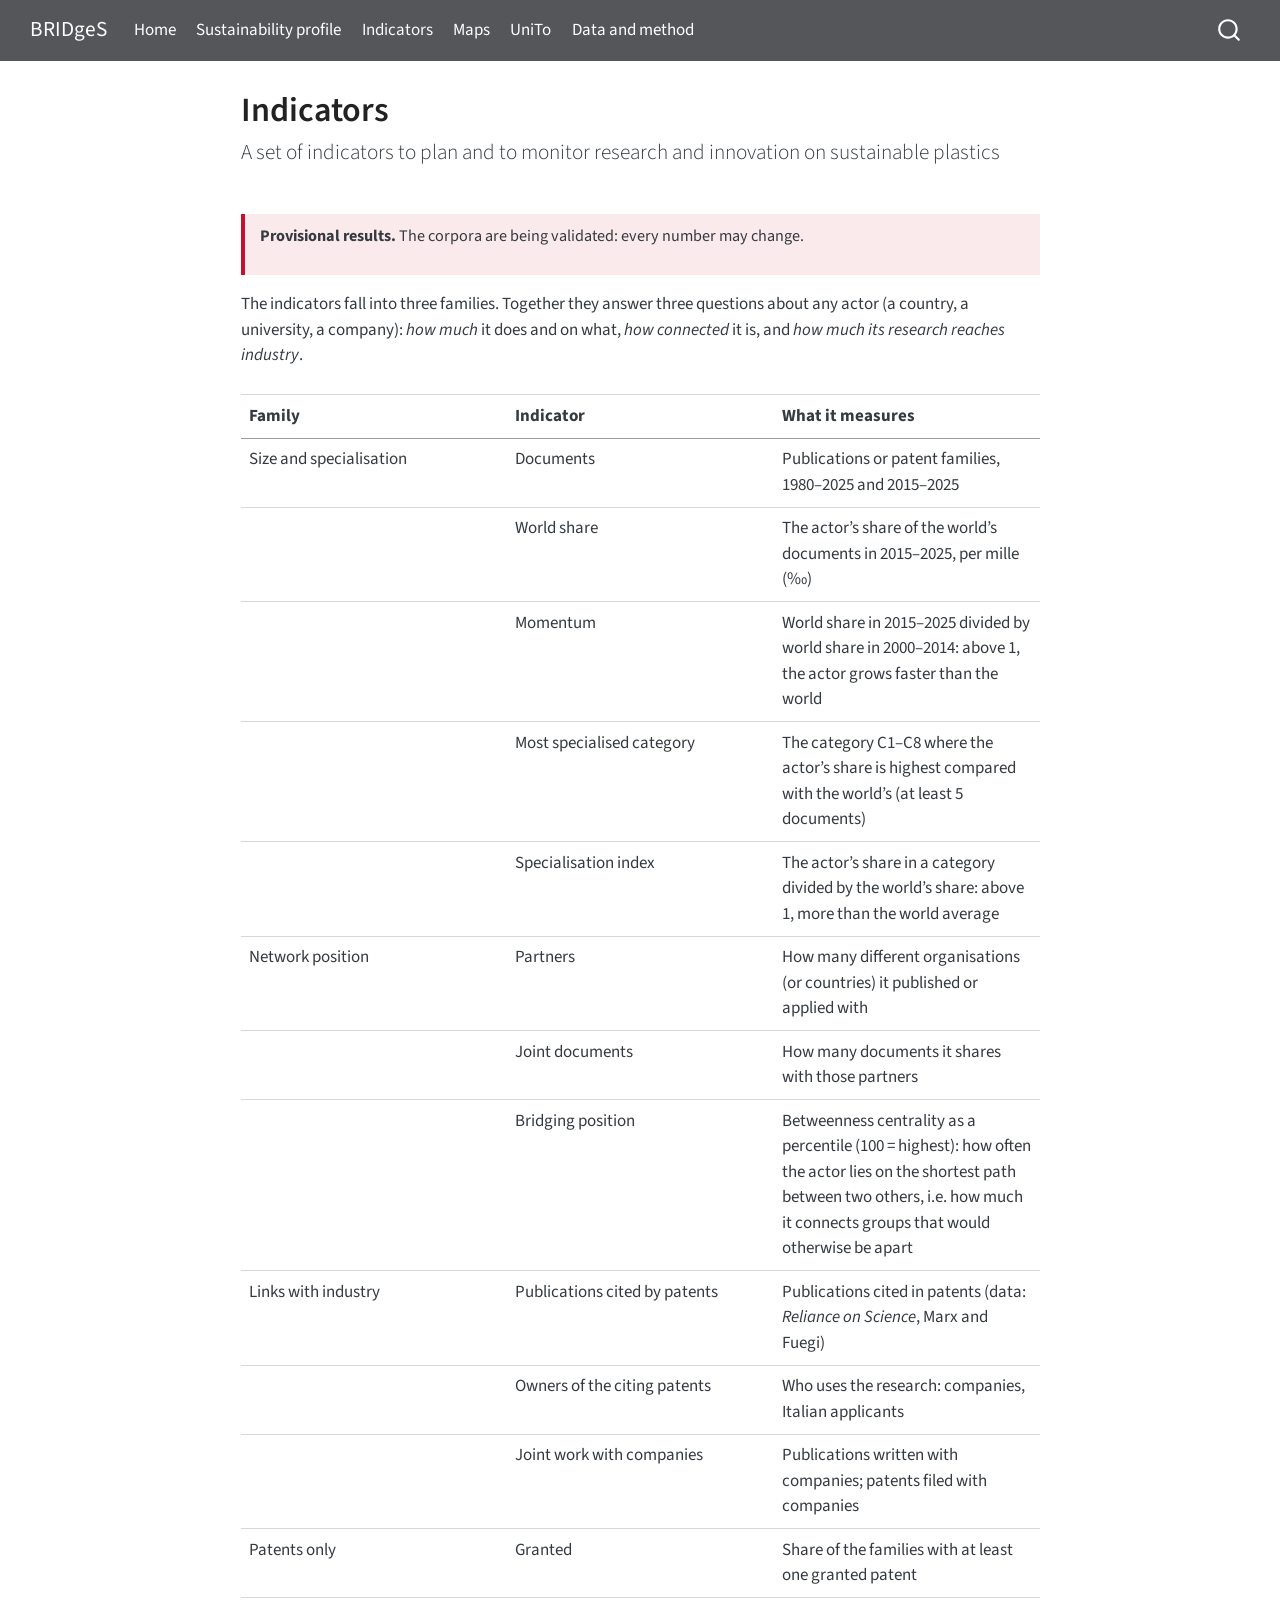
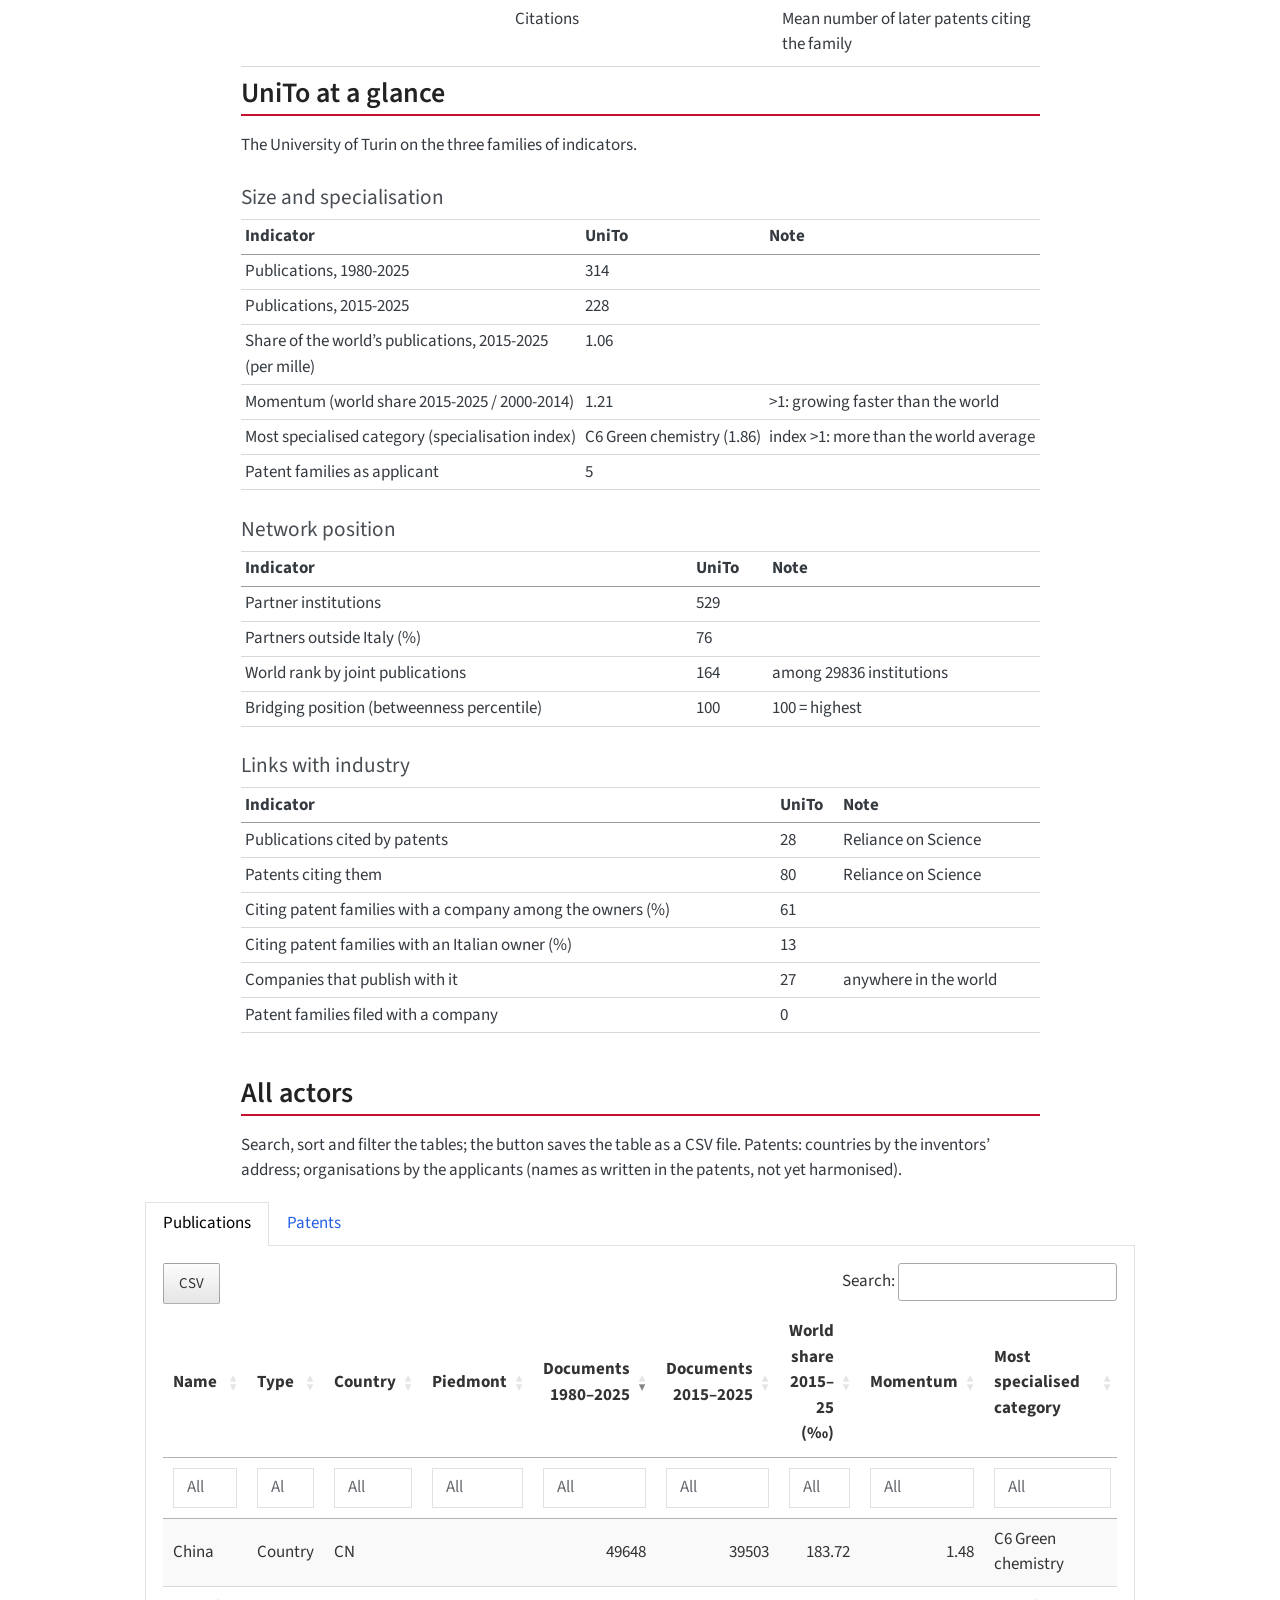
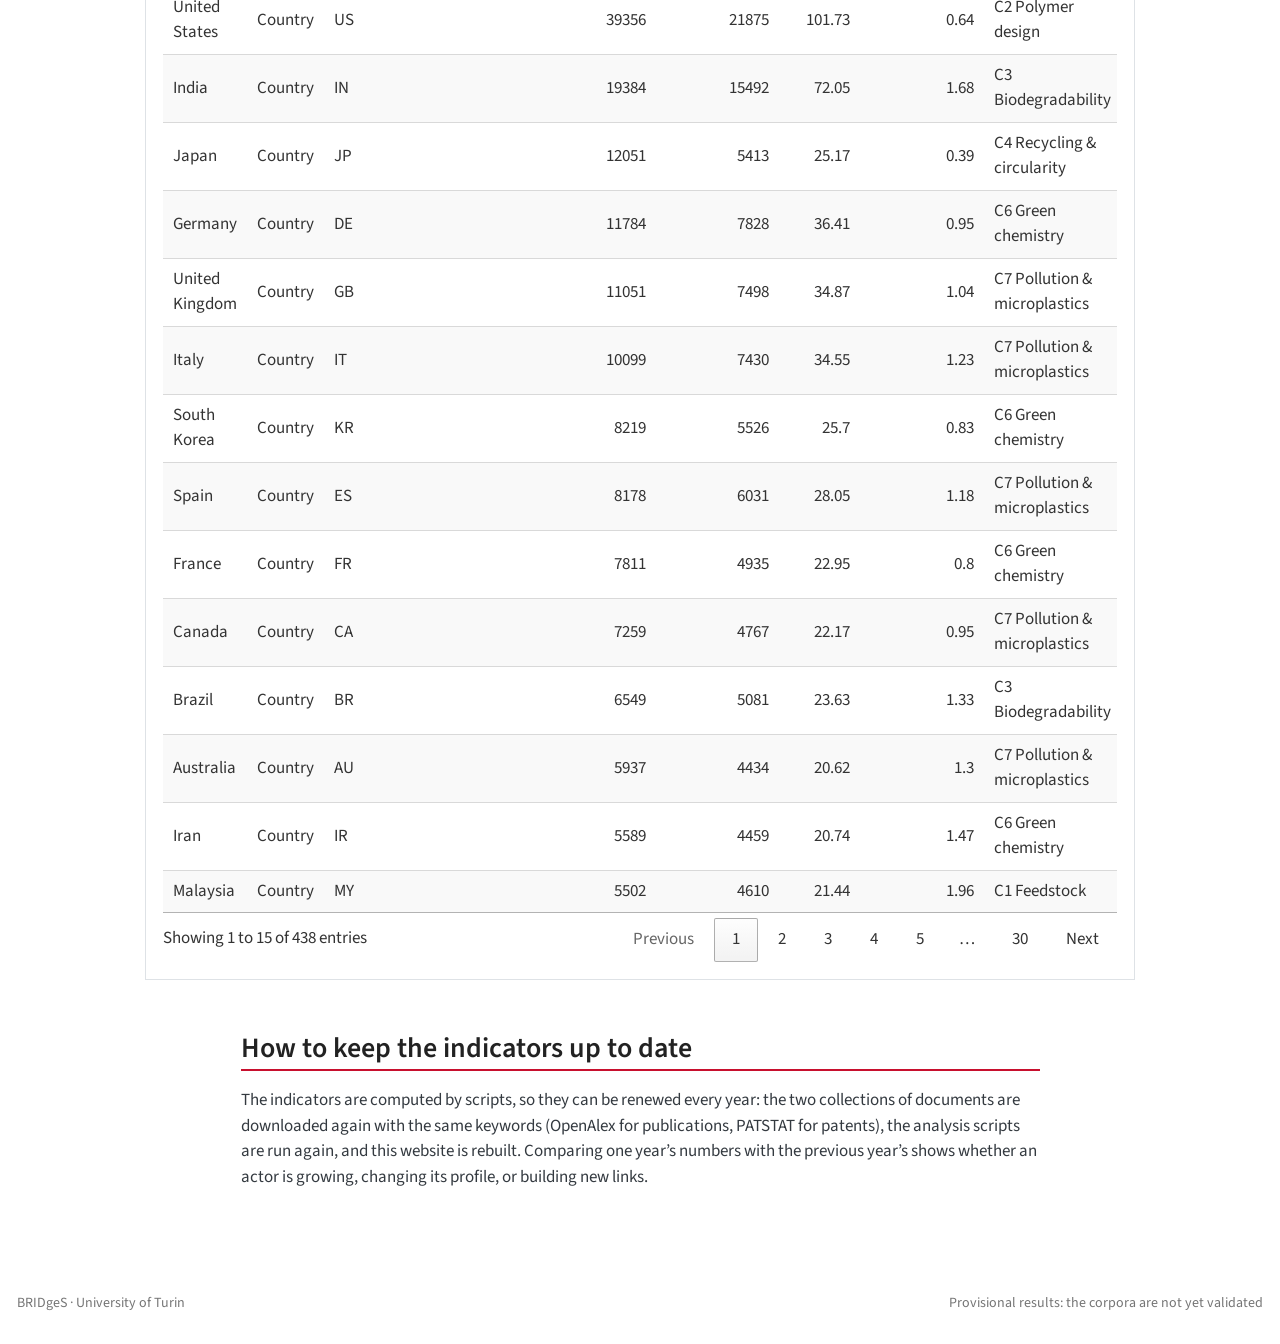
<file: indicators.html>
<!DOCTYPE html>
<html xmlns="http://www.w3.org/1999/xhtml" lang="en" xml:lang="en"><head>

<meta charset="utf-8">
<meta name="generator" content="quarto-1.11.9">

<meta name="viewport" content="width=device-width, initial-scale=1.0, user-scalable=yes">


<title>Indicators – BRIDgeS</title>
<style>
/* Default styles provided by pandoc.
** See https://pandoc.org/MANUAL.html#variables-for-html for config info.
*/
span.smallcaps{font-variant: small-caps;}
div.columns{display: flex; gap: 1.5em;}
div.column{flex: auto;}
@media screen {
div.columns{gap: min(4vw, 1.5em);}
div.column{overflow-x: auto;}
}
div.hanging-indent{margin-left: 1.5em; text-indent: -1.5em;}
ul.task-list{list-style: none;}
ul.task-list li input[type="checkbox"] {
  width: 0.8em;
  margin: 0 0.8em 0.2em -1em; /* quarto-specific, see https://github.com/quarto-dev/quarto-cli/issues/4556 */ 
  vertical-align: middle;
}
</style>


<script src="site_libs/quarto-nav/quarto-nav.js"></script>
<script src="site_libs/quarto-nav/headroom.min.js"></script>
<script src="site_libs/clipboard/clipboard.min.js"></script>
<script src="site_libs/quarto-search/autocomplete.umd.js"></script>
<script src="site_libs/quarto-search/fuse.min.js"></script>
<script src="site_libs/quarto-search/quarto-search.js"></script>
<meta name="quarto:offset" content="./">
<script src="site_libs/quarto-html/quarto.js" type="module"></script>
<script src="site_libs/quarto-html/tabsets/tabsets.js" type="module"></script>
<script src="site_libs/quarto-html/scrollable-regions/scrollable-regions.js" type="module"></script>
<script src="site_libs/quarto-html/popper.min.js"></script>
<script src="site_libs/quarto-html/tippy.umd.min.js"></script>
<script src="site_libs/quarto-html/anchor.min.js"></script>
<link href="site_libs/quarto-html/tippy.css" rel="stylesheet">
<link href="site_libs/quarto-html/quarto-syntax-highlighting-63b5708e65d6cd79cd7618c58d0c21e7.css" rel="stylesheet" id="quarto-text-highlighting-styles">
<script src="site_libs/bootstrap/bootstrap.min.js"></script>
<link href="site_libs/bootstrap/bootstrap-icons.css" rel="stylesheet">
<link href="site_libs/bootstrap/bootstrap-1e1990210f706a23b1043b8b5bf1d774.min.css" rel="stylesheet" append-hash="true" id="quarto-bootstrap" data-mode="light">
<script id="quarto-search-options" type="application/json">{
  "location": "navbar",
  "copy-button": false,
  "collapse-after": 3,
  "panel-placement": "end",
  "type": "overlay",
  "limit": 50,
  "keyboard-shortcut": [
    "f",
    "/",
    "s"
  ],
  "show-item-context": false,
  "language": {
    "search-no-results-text": "No results",
    "search-matching-documents-text": "matching documents",
    "search-copy-link-title": "Copy link to search",
    "search-hide-matches-text": "Hide additional matches",
    "search-more-match-text": "more match in this document",
    "search-more-matches-text": "more matches in this document",
    "search-clear-button-title": "Clear",
    "search-text-placeholder": "",
    "search-detached-cancel-button-title": "Cancel",
    "search-submit-button-title": "Submit",
    "search-label": "Search"
  }
}</script>
<link href="site_libs/htmltools-fill-0.5.9/fill.css" rel="stylesheet">
<script src="site_libs/htmlwidgets-1.6.4/htmlwidgets.js"></script>
<link href="site_libs/datatables-css-0.0.0/datatables-crosstalk.css" rel="stylesheet">
<script src="site_libs/datatables-binding-0.34.0/datatables.js"></script>
<script src="site_libs/jquery-3.6.0/jquery-3.6.0.min.js"></script>
<link href="site_libs/dt-core-1.13.6/css/jquery.dataTables.min.css" rel="stylesheet">
<link href="site_libs/dt-core-1.13.6/css/jquery.dataTables.extra.css" rel="stylesheet">
<script src="site_libs/dt-core-1.13.6/js/jquery.dataTables.min.js"></script>
<link href="site_libs/dt-ext-buttons-1.13.6/css/buttons.dataTables.min.css" rel="stylesheet">
<script src="site_libs/dt-ext-buttons-1.13.6/js/dataTables.buttons.min.js"></script>
<script src="site_libs/dt-ext-buttons-1.13.6/js/buttons.html5.min.js"></script>
<script src="site_libs/dt-ext-buttons-1.13.6/js/buttons.colVis.min.js"></script>
<script src="site_libs/dt-ext-buttons-1.13.6/js/buttons.print.min.js"></script>
<link href="site_libs/nouislider-7.0.10/jquery.nouislider.min.css" rel="stylesheet">
<script src="site_libs/nouislider-7.0.10/jquery.nouislider.min.js"></script>
<link href="site_libs/selectize-0.12.0/selectize.bootstrap3.css" rel="stylesheet">
<script src="site_libs/selectize-0.12.0/selectize.min.js"></script>
<link href="site_libs/crosstalk-1.2.2/css/crosstalk.min.css" rel="stylesheet">
<script src="site_libs/crosstalk-1.2.2/js/crosstalk.min.js"></script>


<link rel="stylesheet" href="styles.css">
</head>

<body class="nav-fixed fullcontent quarto-light"><a id="quarto-skip-link" class="visually-hidden-focusable" href="#quarto-document-content">Skip to main content</a>

<div id="quarto-search-results"></div>
  <header id="quarto-header" class="headroom fixed-top">
    <nav class="navbar navbar-expand-lg " data-bs-theme="dark" aria-label="Site">
      <div class="navbar-container container-fluid">
      <div class="navbar-brand-container mx-auto">
    <a class="navbar-brand" href="./index.html">
    <span class="navbar-title">BRIDgeS</span>
    </a>
  </div>
          <button class="navbar-toggler" type="button" data-bs-toggle="collapse" data-bs-target="#navbarCollapse" aria-controls="navbarCollapse" aria-expanded="false" aria-label="Toggle navigation" onclick="if (window.quartoToggleHeadroom) { window.quartoToggleHeadroom(); }">
  <span class="navbar-toggler-icon"></span>
</button>
          <div class="collapse navbar-collapse" id="navbarCollapse">
            <ul class="navbar-nav navbar-nav-scroll me-auto">
  <li class="nav-item">
    <a class="nav-link" href="./index.html"> 
<span class="menu-text">Home</span></a>
  </li>  
  <li class="nav-item">
    <a class="nav-link" href="./profile.html"> 
<span class="menu-text">Sustainability profile</span></a>
  </li>  
  <li class="nav-item">
    <a class="nav-link active" href="./indicators.html" aria-current="page"> 
<span class="menu-text">Indicators</span></a>
  </li>  
  <li class="nav-item">
    <a class="nav-link" href="./maps.html"> 
<span class="menu-text">Maps</span></a>
  </li>  
  <li class="nav-item">
    <a class="nav-link" href="./unito.html"> 
<span class="menu-text">UniTo</span></a>
  </li>  
  <li class="nav-item">
    <a class="nav-link" href="./about.html"> 
<span class="menu-text">Data and method</span></a>
  </li>  
</ul>
          </div> <!-- /navcollapse -->
            <div class="quarto-navbar-tools">
</div>
            <div id="quarto-search" class="" title="Search"></div>
      </div> <!-- /container-fluid -->
    </nav>
</header>
<!-- content -->
<div id="quarto-content" class="quarto-container page-columns page-rows-contents page-layout-article page-navbar">
<!-- sidebar -->
<!-- margin-sidebar -->
    
<!-- main -->
<main class="content page-columns page-full" id="quarto-document-content" tabindex="-1">

<header id="title-block-header" class="quarto-title-block default">
<div class="quarto-title">
<h1 class="title">Indicators</h1>
<p class="subtitle lead">A set of indicators to plan and to monitor research and innovation on sustainable plastics</p>
</div>



<div class="quarto-title-meta">

    
  
    
  </div>
  


</header>


<div class="provisional">
<p><strong>Provisional results.</strong> The corpora are being validated: every number may change.</p>
</div>
<p>The indicators fall into three families. Together they answer three questions about any actor (a country, a university, a company): <em>how much</em> it does and on what, <em>how connected</em> it is, and <em>how much its research reaches industry</em>.</p>
<table class="caption-top table">
<colgroup>
<col style="width: 33%">
<col style="width: 33%">
<col style="width: 33%">
</colgroup>
<thead>
<tr class="header">
<th>Family</th>
<th>Indicator</th>
<th>What it measures</th>
</tr>
</thead>
<tbody>
<tr class="odd">
<td>Size and specialisation</td>
<td>Documents</td>
<td>Publications or patent families, 1980–2025 and 2015–2025</td>
</tr>
<tr class="even">
<td></td>
<td>World share</td>
<td>The actor’s share of the world’s documents in 2015–2025, per mille (‰)</td>
</tr>
<tr class="odd">
<td></td>
<td>Momentum</td>
<td>World share in 2015–2025 divided by world share in 2000–2014: above 1, the actor grows faster than the world</td>
</tr>
<tr class="even">
<td></td>
<td>Most specialised category</td>
<td>The category C1–C8 where the actor’s share is highest compared with the world’s (at least 5 documents)</td>
</tr>
<tr class="odd">
<td></td>
<td>Specialisation index</td>
<td>The actor’s share in a category divided by the world’s share: above 1, more than the world average</td>
</tr>
<tr class="even">
<td>Network position</td>
<td>Partners</td>
<td>How many different organisations (or countries) it published or applied with</td>
</tr>
<tr class="odd">
<td></td>
<td>Joint documents</td>
<td>How many documents it shares with those partners</td>
</tr>
<tr class="even">
<td></td>
<td>Bridging position</td>
<td>Betweenness centrality as a percentile (100 = highest): how often the actor lies on the shortest path between two others, i.e.&nbsp;how much it connects groups that would otherwise be apart</td>
</tr>
<tr class="odd">
<td>Links with industry</td>
<td>Publications cited by patents</td>
<td>Publications cited in patents (data: <em>Reliance on Science</em>, Marx and Fuegi)</td>
</tr>
<tr class="even">
<td></td>
<td>Owners of the citing patents</td>
<td>Who uses the research: companies, Italian applicants</td>
</tr>
<tr class="odd">
<td></td>
<td>Joint work with companies</td>
<td>Publications written with companies; patents filed with companies</td>
</tr>
<tr class="even">
<td>Patents only</td>
<td>Granted</td>
<td>Share of the families with at least one granted patent</td>
</tr>
<tr class="odd">
<td></td>
<td>Citations</td>
<td>Mean number of later patents citing the family</td>
</tr>
</tbody>
</table>
<section id="unito-at-a-glance" class="level2">
<h2 class="anchored" data-anchor-id="unito-at-a-glance">UniTo at a glance</h2>
<p>The University of Turin on the three families of indicators.</p>
<section id="size-and-specialisation" class="level4">
<h4 class="anchored" data-anchor-id="size-and-specialisation">Size and specialisation</h4>
<table class="table table-sm scorecard">
<thead>
<tr>
<th style="text-align:left;">
Indicator
</th>
<th style="text-align:left;">
UniTo
</th>
<th style="text-align:left;">
Note
</th>
</tr>
</thead>
<tbody>
<tr>
<td style="text-align:left;">
Publications, 1980-2025
</td>
<td style="text-align:left;">
314
</td>
<td style="text-align:left;">
</td>
</tr>
<tr>
<td style="text-align:left;">
Publications, 2015-2025
</td>
<td style="text-align:left;">
228
</td>
<td style="text-align:left;">
</td>
</tr>
<tr>
<td style="text-align:left;">
Share of the world’s publications, 2015-2025 (per mille)
</td>
<td style="text-align:left;">
1.06
</td>
<td style="text-align:left;">
</td>
</tr>
<tr>
<td style="text-align:left;">
Momentum (world share 2015-2025 / 2000-2014)
</td>
<td style="text-align:left;">
1.21
</td>
<td style="text-align:left;">
&gt;1: growing faster than the world
</td>
</tr>
<tr>
<td style="text-align:left;">
Most specialised category (specialisation index)
</td>
<td style="text-align:left;">
C6 Green chemistry (1.86)
</td>
<td style="text-align:left;">
index &gt;1: more than the world average
</td>
</tr>
<tr>
<td style="text-align:left;">
Patent families as applicant
</td>
<td style="text-align:left;">
5
</td>
<td style="text-align:left;">
</td>
</tr>
</tbody>
</table>
</section>
<section id="network-position" class="level4">
<h4 class="anchored" data-anchor-id="network-position">Network position</h4>
<table class="table table-sm scorecard">
<thead>
<tr>
<th style="text-align:left;">
Indicator
</th>
<th style="text-align:left;">
UniTo
</th>
<th style="text-align:left;">
Note
</th>
</tr>
</thead>
<tbody>
<tr>
<td style="text-align:left;">
Partner institutions
</td>
<td style="text-align:left;">
529
</td>
<td style="text-align:left;">
</td>
</tr>
<tr>
<td style="text-align:left;">
Partners outside Italy (%)
</td>
<td style="text-align:left;">
76
</td>
<td style="text-align:left;">
</td>
</tr>
<tr>
<td style="text-align:left;">
World rank by joint publications
</td>
<td style="text-align:left;">
164
</td>
<td style="text-align:left;">
among 29836 institutions
</td>
</tr>
<tr>
<td style="text-align:left;">
Bridging position (betweenness percentile)
</td>
<td style="text-align:left;">
100
</td>
<td style="text-align:left;">
100 = highest
</td>
</tr>
</tbody>
</table>
</section>
<section id="links-with-industry" class="level4">
<h4 class="anchored" data-anchor-id="links-with-industry">Links with industry</h4>
<table class="table table-sm scorecard">
<thead>
<tr>
<th style="text-align:left;">
Indicator
</th>
<th style="text-align:left;">
UniTo
</th>
<th style="text-align:left;">
Note
</th>
</tr>
</thead>
<tbody>
<tr>
<td style="text-align:left;">
Publications cited by patents
</td>
<td style="text-align:left;">
28
</td>
<td style="text-align:left;">
Reliance on Science
</td>
</tr>
<tr>
<td style="text-align:left;">
Patents citing them
</td>
<td style="text-align:left;">
80
</td>
<td style="text-align:left;">
Reliance on Science
</td>
</tr>
<tr>
<td style="text-align:left;">
Citing patent families with a company among the owners (%)
</td>
<td style="text-align:left;">
61
</td>
<td style="text-align:left;">
</td>
</tr>
<tr>
<td style="text-align:left;">
Citing patent families with an Italian owner (%)
</td>
<td style="text-align:left;">
13
</td>
<td style="text-align:left;">
</td>
</tr>
<tr>
<td style="text-align:left;">
Companies that publish with it
</td>
<td style="text-align:left;">
27
</td>
<td style="text-align:left;">
anywhere in the world
</td>
</tr>
<tr>
<td style="text-align:left;">
Patent families filed with a company
</td>
<td style="text-align:left;">
0
</td>
<td style="text-align:left;">
</td>
</tr>
</tbody>
</table>
</section>
</section>
<section id="all-actors" class="level2 page-columns page-full">
<h2 class="anchored" data-anchor-id="all-actors">All actors</h2>
<p>Search, sort and filter the tables; the button saves the table as a CSV file. Patents: countries by the inventors’ address; organisations by the applicants (names as written in the patents, not yet harmonised).</p>
<div class="column-page">
<div class="tabset-margin-container"></div><div class="panel-tabset">
<ul class="nav nav-tabs" role="tablist"><li class="nav-item" role="presentation"><a class="nav-link active" id="tabset-1-1-tab" data-bs-toggle="tab" data-bs-target="#tabset-1-1" role="tab" aria-controls="tabset-1-1" aria-selected="true" href="">Publications</a></li><li class="nav-item" role="presentation"><a class="nav-link" id="tabset-1-2-tab" data-bs-toggle="tab" data-bs-target="#tabset-1-2" role="tab" aria-controls="tabset-1-2" aria-selected="false" href="">Patents</a></li></ul>
<div class="tab-content">
<div id="tabset-1-1" class="tab-pane active" role="tabpanel" aria-labelledby="tabset-1-1-tab">
<div class="cell">
<div class="cell-output-display">
<div class="datatables html-widget html-fill-item" id="htmlwidget-995faca1ff72cdfefcc5" style="width:100%;height:auto;"></div>
<script type="application/json" data-for="htmlwidget-995faca1ff72cdfefcc5">{"x":{"filter":"top","vertical":false,"filterHTML":"<tr>\n  <td data-type=\"character\" style=\"vertical-align: top;\">\n    <div class=\"form-group has-feedback\" style=\"margin-bottom: auto;\">\n      <input type=\"search\" placeholder=\"All\" class=\"form-control\" style=\"width: 100%;\"/>\n      <span class=\"glyphicon glyphicon-remove-circle form-control-feedback\"><\/span>\n    <\/div>\n  <\/td>\n  <td data-type=\"factor\" style=\"vertical-align: top;\">\n    <div class=\"form-group has-feedback\" style=\"margin-bottom: auto;\">\n      <input type=\"search\" placeholder=\"All\" class=\"form-control\" style=\"width: 100%;\"/>\n      <span class=\"glyphicon glyphicon-remove-circle form-control-feedback\"><\/span>\n    <\/div>\n    <div style=\"width: 100%; display: none;\">\n      <select multiple=\"multiple\" style=\"width: 100%;\" data-options=\"[&quot;Company&quot;,&quot;Country&quot;,&quot;Research organisation&quot;]\"><\/select>\n    <\/div>\n  <\/td>\n  <td data-type=\"character\" style=\"vertical-align: top;\">\n    <div class=\"form-group has-feedback\" style=\"margin-bottom: auto;\">\n      <input type=\"search\" placeholder=\"All\" class=\"form-control\" style=\"width: 100%;\"/>\n      <span class=\"glyphicon glyphicon-remove-circle form-control-feedback\"><\/span>\n    <\/div>\n  <\/td>\n  <td data-type=\"character\" style=\"vertical-align: top;\">\n    <div class=\"form-group has-feedback\" style=\"margin-bottom: auto;\">\n      <input type=\"search\" placeholder=\"All\" class=\"form-control\" style=\"width: 100%;\"/>\n      <span class=\"glyphicon glyphicon-remove-circle form-control-feedback\"><\/span>\n    <\/div>\n  <\/td>\n  <td data-type=\"integer\" style=\"vertical-align: top;\">\n    <div class=\"form-group has-feedback\" style=\"margin-bottom: auto;\">\n      <input type=\"search\" placeholder=\"All\" class=\"form-control\" style=\"width: 100%;\"/>\n      <span class=\"glyphicon glyphicon-remove-circle form-control-feedback\"><\/span>\n    <\/div>\n    <div style=\"display: none;position: absolute;width: 200px;opacity: 1\">\n      <div data-min=\"3\" data-max=\"49648\"><\/div>\n      <span style=\"float: left;\"><\/span>\n      <span style=\"float: right;\"><\/span>\n    <\/div>\n  <\/td>\n  <td data-type=\"integer\" style=\"vertical-align: top;\">\n    <div class=\"form-group has-feedback\" style=\"margin-bottom: auto;\">\n      <input type=\"search\" placeholder=\"All\" class=\"form-control\" style=\"width: 100%;\"/>\n      <span class=\"glyphicon glyphicon-remove-circle form-control-feedback\"><\/span>\n    <\/div>\n    <div style=\"display: none;position: absolute;width: 200px;opacity: 1\">\n      <div data-min=\"0\" data-max=\"39503\"><\/div>\n      <span style=\"float: left;\"><\/span>\n      <span style=\"float: right;\"><\/span>\n    <\/div>\n  <\/td>\n  <td data-type=\"number\" style=\"vertical-align: top;\">\n    <div class=\"form-group has-feedback\" style=\"margin-bottom: auto;\">\n      <input type=\"search\" placeholder=\"All\" class=\"form-control\" style=\"width: 100%;\"/>\n      <span class=\"glyphicon glyphicon-remove-circle form-control-feedback\"><\/span>\n    <\/div>\n    <div style=\"display: none;position: absolute;width: 200px;opacity: 1\">\n      <div data-min=\"0\" data-max=\"183.72\" data-scale=\"2\"><\/div>\n      <span style=\"float: left;\"><\/span>\n      <span style=\"float: right;\"><\/span>\n    <\/div>\n  <\/td>\n  <td data-type=\"number\" style=\"vertical-align: top;\">\n    <div class=\"form-group has-feedback\" style=\"margin-bottom: auto;\">\n      <input type=\"search\" placeholder=\"All\" class=\"form-control\" style=\"width: 100%;\"/>\n      <span class=\"glyphicon glyphicon-remove-circle form-control-feedback\"><\/span>\n    <\/div>\n    <div style=\"display: none;position: absolute;width: 200px;opacity: 1\">\n      <div data-min=\"0\" data-max=\"17.91\" data-scale=\"2\"><\/div>\n      <span style=\"float: left;\"><\/span>\n      <span style=\"float: right;\"><\/span>\n    <\/div>\n  <\/td>\n  <td data-type=\"factor\" style=\"vertical-align: top;\">\n    <div class=\"form-group has-feedback\" style=\"margin-bottom: auto;\">\n      <input type=\"search\" placeholder=\"All\" class=\"form-control\" style=\"width: 100%;\"/>\n      <span class=\"glyphicon glyphicon-remove-circle form-control-feedback\"><\/span>\n    <\/div>\n    <div style=\"width: 100%; display: none;\">\n      <select multiple=\"multiple\" style=\"width: 100%;\" data-options=\"[&quot;&quot;,&quot;C1 Feedstock&quot;,&quot;C2 Polymer design&quot;,&quot;C3 Biodegradability&quot;,&quot;C4 Recycling &amp; circularity&quot;,&quot;C5 Life-cycle assessment&quot;,&quot;C6 Green chemistry&quot;,&quot;C7 Pollution &amp; microplastics&quot;,&quot;C8 Health &amp; risk&quot;]\"><\/select>\n    <\/div>\n  <\/td>\n  <td data-type=\"number\" style=\"vertical-align: top;\">\n    <div class=\"form-group has-feedback\" style=\"margin-bottom: auto;\">\n      <input type=\"search\" placeholder=\"All\" class=\"form-control\" style=\"width: 100%;\"/>\n      <span class=\"glyphicon glyphicon-remove-circle form-control-feedback\"><\/span>\n    <\/div>\n    <div style=\"display: none;position: absolute;width: 200px;opacity: 1\">\n      <div data-min=\"1.09\" data-max=\"25.06\" data-scale=\"2\"><\/div>\n      <span style=\"float: left;\"><\/span>\n      <span style=\"float: right;\"><\/span>\n    <\/div>\n  <\/td>\n  <td data-type=\"integer\" style=\"vertical-align: top;\">\n    <div class=\"form-group has-feedback\" style=\"margin-bottom: auto;\">\n      <input type=\"search\" placeholder=\"All\" class=\"form-control\" style=\"width: 100%;\"/>\n      <span class=\"glyphicon glyphicon-remove-circle form-control-feedback\"><\/span>\n    <\/div>\n    <div style=\"display: none;position: absolute;width: 200px;opacity: 1\">\n      <div data-min=\"3\" data-max=\"3176\"><\/div>\n      <span style=\"float: left;\"><\/span>\n      <span style=\"float: right;\"><\/span>\n    <\/div>\n  <\/td>\n  <td data-type=\"integer\" style=\"vertical-align: top;\">\n    <div class=\"form-group has-feedback\" style=\"margin-bottom: auto;\">\n      <input type=\"search\" placeholder=\"All\" class=\"form-control\" style=\"width: 100%;\"/>\n      <span class=\"glyphicon glyphicon-remove-circle form-control-feedback\"><\/span>\n    <\/div>\n    <div style=\"display: none;position: absolute;width: 200px;opacity: 1\">\n      <div data-min=\"4\" data-max=\"22136\"><\/div>\n      <span style=\"float: left;\"><\/span>\n      <span style=\"float: right;\"><\/span>\n    <\/div>\n  <\/td>\n  <td data-type=\"integer\" style=\"vertical-align: top;\">\n    <div class=\"form-group has-feedback\" style=\"margin-bottom: auto;\">\n      <input type=\"search\" placeholder=\"All\" class=\"form-control\" style=\"width: 100%;\"/>\n      <span class=\"glyphicon glyphicon-remove-circle form-control-feedback\"><\/span>\n    <\/div>\n    <div style=\"display: none;position: absolute;width: 200px;opacity: 1\">\n      <div data-min=\"17\" data-max=\"100\"><\/div>\n      <span style=\"float: left;\"><\/span>\n      <span style=\"float: right;\"><\/span>\n    <\/div>\n  <\/td>\n<\/tr>","extensions":["Buttons"],"data":[["Sinopec (China)","Dow Chemical (United States)","BASF (Germany)","DuPont (United States)","Chengdu Organic Chemicals (China)","Austrian Centre of Industrial Biotechnology (Austria)","Samsung (South Korea)","ExxonMobil (United States)","Procter &amp; Gamble (United States)","DSM (Netherlands)","BASF (United States)","Guangzhou Chemistry (China)","Polymer Competence Center Leoben (Austria)","Beijing Chemical Industry Research Institute (China)","Material (Belgium)","Robert Bosch (Germany)","Novartis (Switzerland)","Ferrari (Italy)","Hitachi (Japan)","General Electric (United States)","Innovation Engineering (Italy)","AstraZeneca (United Kingdom)","Novamont (Italy)","China National Petroleum Corporation (China)","Evonik (Germany)","Pfizer (United States)","Ford Motor Company (United States)","Interface (United States)","Petrobras (Brazil)","Faculty (United Kingdom)","Eastman Chemical Company (United States)","Bayer (Germany)","Shell (Netherlands)","Halliburton (United Kingdom)","Saudi Aramco (Saudi Arabia)","Tieto (Finland)","Nanomaterials Research (United States)","Schlumberger (Ireland)","Kompetenzzentrum Holz","Reliance Industries (India)","Avantium (Netherlands)","GTx (United States)","Pertamina (Indonesia)","Industriale Chimica (Italy)","Mitsubishi Chemical (Japan)","Takeda (Japan)","Johnson &amp; Johnson (United States)","IBM (United States)","Arkema (France)","Petronas (Malaysia)","Google (United States)","Eni (Italy)","Merck (Germany)","Total (France)","Nestlé (Switzerland)","Toray Industries, Inc. (Japan)","Bio-Medical Science (South Korea)","Ashland (United States)","Indian Oil Corporation (India)","Toshiba (Japan)","Unilever (United Kingdom)","BioSurfaces (United States)","Freeport-McMoRan (United States)","Corning (United States)","State Street (United States)","LG Chem (South Korea)","Saudi Aramco (United States)","Dow Chemical (India)","Piaggio (Italy)","Mitsubishi Group (Japan)","Catalyse","Kingfa (China)","AkzoNobel (Netherlands)","Roche (Switzerland)","Monsanto (United States)","Aditya Birla (India)","Xerox (Canada)","Saudi Arabia Basic Industries (United States)","General Motors (United States)","Merck &amp; Co., Inc., Rahway, NJ, USA (United States)","Nippon Steel (Japan)","Baker Hughes (United States)","Exact Sciences (United States)","Flanders Make (Belgium)","PowerChina (China)","Philips (Netherlands)","Saudi Arabia Basic Industries (Saudi Arabia)","Ebara (Japan)","Nofima","China Railway Group (China)","Borealis (Austria)","Walker (United States)","Toyota Central Research and Development Laboratories (Japan)","Carestream (United States)","Biobase (Germany)","China State Construction Engineering (China)","Institut für Technische und Angewandte Physik (Germany)","NEC (Japan)","China National Offshore Oil Corporation (China)","Abbott (United States)","Tecnologie Avanzate (Italy)","5T Torino (Italy)","China","United States","India","Japan","Germany","United Kingdom","Italy","South Korea","Spain","France","Canada","Brazil","Australia","Iran","Malaysia","Indonesia","Russia","Poland","The Netherlands","Turkey","Egypt","Saudi Arabia","Taiwan","Portugal","Thailand","Sweden","Belgium","Switzerland","Pakistan","Czechia","Mexico","Nigeria","Singapore","Austria","Greece","South Africa","Denmark","Romania","Hong Kong","Finland","Norway","Bangladesh","Iraq","Argentina","Ireland","Israel","Vietnam","Ukraine","Colombia","New Zealand","Hungary","Chile","Slovakia","United Arab Emirates","Slovenia","Algeria","Ethiopia","Morocco","Philippines","Serbia","Tunisia","Bulgaria","Qatar","Croatia","Ecuador","Jordan","Sri Lanka","Ghana","Lithuania","Kenya","Peru","Latvia","Kazakhstan","Nepal","Lebanon","Belarus","Estonia","Cyprus","Kuwait","Oman","Tanzania","Sudan","Yemen","Uzbekistan","Uganda","Venezuela","North Macedonia","Macao","Azerbaijan","Luxembourg","Cameroon","Palestine","Puerto Rico","Brunei","Cuba","Tajikistan","Zimbabwe","Costa Rica","Libya","Uruguay","Bosnia and Herzegovina","Syria","Botswana","Zambia","Georgia","Ivory Coast","Iceland","Benin","Moldova","Paraguay","Rwanda","Cambodia","Senegal","Mauritius","Chinese Academy of Sciences","Centre National de la Recherche Scientifique","University of Chinese Academy of Sciences","Sichuan University","Zhejiang University","Tsinghua University","South China University of Technology","Shanghai Jiao Tong University","Beijing University of Chemical Technology","National University of Singapore","Universidade de São Paulo","University of Toronto","Tongji University","The University of Tokyo","Consejo Nacional de Investigaciones Científicas y Técnicas","Universiti Putra Malaysia","King Saud University","University of Science and Technology of China","Tianjin University","University of the Basque Country","Universiti Sains Malaysia","Harvard University","Seoul National University","RWTH Aachen University","Jilin University","Massachusetts Institute of Technology","Ghent University","University of Technology Malaysia","Harbin Institute of Technology","National Research Council","Nanjing Forestry University","Kyoto University","Fudan University","University of Naples Federico II","Peking University","Sun Yat-sen University","Nanyang Technological University","University of Michigan","University of Malaya","University of Bologna","KTH Royal Institute of Technology","Huazhong University of Science and Technology","East China University of Science and Technology","Jiangnan University","Nanjing University","ETH Zurich","Tokyo Institute of Technology","McGill University","Wageningen University &amp; Research","The University of Queensland","Central South University","Chulalongkorn University","Donghua University","Imperial College London","Soochow University","University of Minho","University of Hong Kong","Sapienza University of Rome","Purdue University West Lafayette","Cornell University","Technical University of Denmark","Changchun Institute of Applied Chemistry","Shandong University","University of Minnesota","Nankai University","Wuhan University","Zhengzhou University","University of British Columbia","Dalian University of Technology","University of Pisa","Universidade Estadual de Campinas (UNICAMP)","Georgia Institute of Technology","Johns Hopkins University","Inserm","Korea University","University of Aveiro","Universidade Federal do Rio de Janeiro","Stanford University","University of Tehran","North Carolina State University","UNSW Sydney","Polish Academy of Sciences","National Research Centre","Jiangsu University","Nanjing Tech University","Pennsylvania State University","University of Illinois Urbana-Champaign","Hong Kong Polytechnic University","Michigan State University","State Key Laboratory of Pollution Control and Resource Reuse","Universidade do Porto","University College London","Universidade Estadual Paulista (Unesp)","KU Leuven","Cairo University","The University of Texas at Austin","Hanyang University","Aristotle University of Thessaloniki","Xi'an Jiaotong University","The University of Osaka","Hokkaido University","University of Manchester","Utrecht University","Russian Academy of Sciences","Qingdao University of Science and Technology","University of North Carolina at Chapel Hill","Korea Advanced Institute of Science and Technology","National Taiwan University","Universidad Nacional Autónoma de México","Université Claude Bernard Lyon 1","Southeast University","Saveetha University","Texas A&amp;M University","Universitat Politècnica de València","Monash University","Kyushu University","Universidade Federal de São Carlos","National Institute of Advanced Industrial Science and Technology","University of Lisbon","University of Florida","University of Palermo","National University of Malaysia","Delft University of Technology","Academy of Scientific and Innovative Research","Universiti Teknologi MARA","Rutgers, The State University of New Jersey","Technical University of Munich","Lomonosov Moscow State University","Eindhoven University of Technology","University of Milan","National Interuniversity Consortium of Materials Science and Technology","Tohoku University","Beijing National Laboratory for Molecular Sciences","Politecnico di Torino","University of Wisconsin–Madison","Nagoya University","Sungkyunkwan University","University of Alberta","Iowa State University","University of Tennessee at Knoxville","Zhejiang University of Technology","Yonsei University","Indian Institute of Technology Kharagpur","Universitat Politècnica de Catalunya","University of Cambridge","University of Massachusetts Amherst","University of California, Berkeley","University of California, Davis","University of Washington","East China Normal University","Virginia Tech","Vellore Institute of Technology University","Northwest A&amp;F University","Washington State University","University of Nottingham","RMIT University","Korea Institute of Science and Technology","Indian Institute of Technology Roorkee","University of Padua","Shenzhen University","Jinan University","Norwegian University of Science and Technology","Chongqing University","AGH University of Krakow","Xiamen University","Sorbonne Université","Karlsruhe Institute of Technology","Université de Montpellier","University of Bayreuth","Consejo Superior de Investigaciones Científicas","École Polytechnique Fédérale de Lausanne","Northwestern University","Guangdong University of Technology","Politecnico di Milano","King Abdulaziz University","Universität Hamburg","The University of Melbourne","Universidade Nova de Lisboa","City University of Hong Kong","Universidade Federal do Rio Grande do Sul","Lund University","University of Oxford","South China Agricultural University","University of Birmingham","University of Coimbra","Beijing Forestry University","University of Groningen","Chinese Academy of Agricultural Sciences","Northeast Forestry University","University of Waterloo","Agricultural Research Service","Rede de Química e Tecnologia","State Key Laboratory of Polymer Physics and Chemistry","Beijing Institute of Technology","Hunan University","Research Center for Eco-Environmental Sciences","University of Twente","Northwestern Polytechnical University","Universidade de Santiago de Compostela","Indian Institute of Technology Delhi","UniTo","Università degli Studi del Piemonte Orientale “Amedeo Avogadro”","Istituto Zooprofilattico Sperimentale del Piemonte Liguria e Valle d'Aosta","Accademia Albertina delle Belle Arti","Istituto Nazionale di Ricerca Metrologica","Center for Sustainable Future Technologies","Centro Ricerche FIAT","Azienda Sanitaria Locale Alessandria","Institute for Sustainable Plant Protection","Institute of Ecosystem Study","UniTo hospital","Torino e-district","Agenzia Regionale per la Protezione Ambientale del Piemonte","University of Gastronomic Sciences","Candiolo Cancer Institute","Azienda Sanitaria Locale di Asti","Ospedale San Giovanni Bosco","Research Institute on Sustainable Economic Growth","Institute of Electronics, Computer and Telecommunication Engineering","CSI Piemonte","Italian institute for Genomic Medicine","Environment Park"],["Company","Company","Company","Company","Company","Company","Company","Company","Company","Company","Company","Company","Company","Company","Company","Company","Company","Company","Company","Company","Company","Company","Company","Company","Company","Company","Company","Company","Company","Company","Company","Company","Company","Company","Company","Company","Company","Company","Company","Company","Company","Company","Company","Company","Company","Company","Company","Company","Company","Company","Company","Company","Company","Company","Company","Company","Company","Company","Company","Company","Company","Company","Company","Company","Company","Company","Company","Company","Company","Company","Company","Company","Company","Company","Company","Company","Company","Company","Company","Company","Company","Company","Company","Company","Company","Company","Company","Company","Company","Company","Company","Company","Company","Company","Company","Company","Company","Company","Company","Company","Company","Company","Country","Country","Country","Country","Country","Country","Country","Country","Country","Country","Country","Country","Country","Country","Country","Country","Country","Country","Country","Country","Country","Country","Country","Country","Country","Country","Country","Country","Country","Country","Country","Country","Country","Country","Country","Country","Country","Country","Country","Country","Country","Country","Country","Country","Country","Country","Country","Country","Country","Country","Country","Country","Country","Country","Country","Country","Country","Country","Country","Country","Country","Country","Country","Country","Country","Country","Country","Country","Country","Country","Country","Country","Country","Country","Country","Country","Country","Country","Country","Country","Country","Country","Country","Country","Country","Country","Country","Country","Country","Country","Country","Country","Country","Country","Country","Country","Country","Country","Country","Country","Country","Country","Country","Country","Country","Country","Country","Country","Country","Country","Country","Country","Country","Country","Research organisation","Research organisation","Research organisation","Research organisation","Research organisation","Research organisation","Research organisation","Research organisation","Research organisation","Research organisation","Research organisation","Research organisation","Research organisation","Research organisation","Research organisation","Research organisation","Research organisation","Research organisation","Research organisation","Research organisation","Research organisation","Research organisation","Research organisation","Research organisation","Research organisation","Research organisation","Research organisation","Research organisation","Research organisation","Research organisation","Research organisation","Research organisation","Research organisation","Research organisation","Research organisation","Research organisation","Research organisation","Research organisation","Research organisation","Research organisation","Research organisation","Research organisation","Research organisation","Research organisation","Research organisation","Research organisation","Research organisation","Research organisation","Research organisation","Research organisation","Research organisation","Research organisation","Research organisation","Research organisation","Research organisation","Research organisation","Research organisation","Research organisation","Research organisation","Research organisation","Research organisation","Research organisation","Research organisation","Research organisation","Research organisation","Research organisation","Research organisation","Research organisation","Research organisation","Research organisation","Research organisation","Research organisation","Research organisation","Research organisation","Research organisation","Research organisation","Research organisation","Research organisation","Research organisation","Research organisation","Research organisation","Research organisation","Research organisation","Research organisation","Research organisation","Research organisation","Research organisation","Research organisation","Research organisation","Research organisation","Research organisation","Research organisation","Research organisation","Research organisation","Research organisation","Research organisation","Research organisation","Research organisation","Research organisation","Research organisation","Research organisation","Research organisation","Research organisation","Research organisation","Research organisation","Research organisation","Research organisation","Research organisation","Research organisation","Research organisation","Research organisation","Research organisation","Research organisation","Research organisation","Research organisation","Research organisation","Research organisation","Research organisation","Research organisation","Research organisation","Research organisation","Research organisation","Research organisation","Research organisation","Research organisation","Research organisation","Research organisation","Research organisation","Research organisation","Research organisation","Research organisation","Research organisation","Research organisation","Research organisation","Research organisation","Research organisation","Research organisation","Research organisation","Research organisation","Research organisation","Research organisation","Research organisation","Research organisation","Research organisation","Research organisation","Research organisation","Research organisation","Research organisation","Research organisation","Research organisation","Research organisation","Research organisation","Research organisation","Research organisation","Research organisation","Research organisation","Research organisation","Research organisation","Research organisation","Research organisation","Research organisation","Research organisation","Research organisation","Research organisation","Research organisation","Research organisation","Research organisation","Research organisation","Research organisation","Research organisation","Research organisation","Research organisation","Research organisation","Research organisation","Research organisation","Research organisation","Research organisation","Research organisation","Research organisation","Research organisation","Research organisation","Research organisation","Research organisation","Research organisation","Research organisation","Research organisation","Research organisation","Research organisation","Research organisation","Research organisation","Research organisation","Research organisation","Research organisation","Research organisation","Research organisation","Research organisation","Research organisation","Research organisation","Research organisation","Research organisation","Research organisation","Research organisation","Research organisation","Research organisation","Research organisation","Research organisation","Research organisation","Research organisation","Research organisation","Research organisation","Research organisation","Research organisation","Research organisation","Research organisation","Research organisation","Research organisation","Research organisation","Research organisation","Research organisation","Research organisation","Research organisation","Research organisation"],["CN","US","DE","US","CN","AT","KR","US","US","NL","US","CN","AT","CN","BE","DE","CH","IT","JP","US","IT","GB","IT","CN","DE","US","US","US","BR","GB","US","DE","NL","GB","SA","FI","US","IE","AT","IN","NL","US","ID","IT","JP","JP","US","US","FR","MY","US","IT","DE","FR","CH","JP","KR","US","IN","JP","GB","US","US","US","US","KR","US","IN","IT","JP","FR","CN","NL","CH","US","IN","CA","US","US","US","JP","US","US","BE","CN","NL","SA","JP","NO","CN","AT","US","JP","US","DE","CN","DE","JP","CN","US","IT","IT","CN","US","IN","JP","DE","GB","IT","KR","ES","FR","CA","BR","AU","IR","MY","ID","RU","PL","NL","TR","EG","SA","TW","PT","TH","SE","BE","CH","PK","CZ","MX","NG","SG","AT","GR","ZA","DK","RO","HK","FI","NO","BD","IQ","AR","IE","IL","VN","UA","CO","NZ","HU","CL","SK","AE","SI","DZ","ET","MA","PH","RS","TN","BG","QA","HR","EC","JO","LK","GH","LT","KE","PE","LV","KZ","NP","LB","BY","EE","CY","KW","OM","TZ","SD","YE","UZ","UG","VE","MK","MO","AZ","LU","CM","PS","PR","BN","CU","TJ","ZW","CR","LY","UY","BA","SY","BW","ZM","GE","CI","IS","BJ","MD","PY","RW","KH","SN","MU","CN","FR","CN","CN","CN","CN","CN","CN","CN","SG","BR","CA","CN","JP","AR","MY","SA","CN","CN","ES","MY","US","KR","DE","CN","US","BE","MY","CN","IT","CN","JP","CN","IT","CN","CN","SG","US","MY","IT","SE","CN","CN","CN","CN","CH","JP","CA","NL","AU","CN","TH","CN","GB","CN","PT","HK","IT","US","US","DK","CN","CN","US","CN","CN","CN","CA","CN","IT","BR","US","US","FR","KR","PT","BR","US","IR","US","AU","PL","EG","CN","CN","US","US","HK","US","CN","PT","GB","BR","BE","EG","US","KR","GR","CN","JP","JP","GB","NL","RU","CN","US","KR","TW","MX","FR","CN","IN","US","ES","AU","JP","BR","JP","PT","US","IT","MY","NL","IN","MY","US","DE","RU","NL","IT","IT","JP","CN","IT","US","JP","KR","CA","US","US","CN","KR","IN","ES","GB","US","US","US","US","CN","US","IN","CN","US","GB","AU","KR","IN","IT","CN","CN","NO","CN","PL","CN","FR","DE","FR","DE","ES","CH","US","CN","IT","SA","DE","AU","PT","HK","BR","SE","GB","CN","GB","PT","CN","NL","CN","CN","CA","US","PT","CN","CN","CN","CN","NL","CN","ES","IN","IT","IT","IT","IT","IT","IT","IT","IT","IT","IT","IT","IT","IT","IT","IT","IT","IT","IT","IT","IT","IT","IT"],["","","","","","","","","","","","","","","","","","","","","","","yes","","","","","","","","","","","","","","","","","","","","","","","","","","","","","","","","","","","","","","","","","","","","","","","","","","","","","","","","","","","","","","","","","","","","","","","","","","","","","","yes","yes","","","","","","","","","","","","","","","","","","","","","","","","","","","","","","","","","","","","","","","","","","","","","","","","","","","","","","","","","","","","","","","","","","","","","","","","","","","","","","","","","","","","","","","","","","","","","","","","","","","","","","","","","","","","","","","","","","","","","","","","","","","","","","","","","","","","","","","","","","","","","","","","","","","","","","","","","","","","","","","","","","","","","","","","","","","","","","","","","","","","","","","","","","","","","","","","","","","","","","","","","","","","","","","","","","","","","","","","","","","","","","","","","","","","","","","","","","","","","","","","","","","","","","","","yes","","","","","","","","","","","","","","","","","","","","","","","","","","","","","","","","","","","","","","","","","","","","","","","","","","","","","","","","","","","","","","","","","","","yes","yes","yes","yes","yes","yes","yes","yes","yes","yes","yes","yes","yes","yes","yes","yes","yes","yes","yes","yes","yes","yes"],[168,153,129,111,89,88,85,78,75,74,73,72,69,68,62,62,60,59,59,58,58,56,55,55,54,52,51,51,50,50,50,47,44,41,41,41,40,40,39,39,39,38,38,38,37,36,35,35,35,35,34,34,34,33,33,33,33,33,32,31,31,31,31,30,30,30,30,29,29,29,29,29,29,28,28,28,28,28,27,27,27,27,27,27,27,27,27,27,26,26,26,26,26,25,25,25,25,24,24,24,17,4,49648,39356,19384,12051,11784,11051,10099,8219,8178,7811,7259,6549,5937,5589,5502,4850,4766,4536,4184,3888,3514,3226,3118,3096,2919,2874,2827,2618,2455,2172,2101,2100,1981,1811,1763,1749,1738,1660,1582,1555,1519,1392,1300,1290,1097,1094,1035,935,900,889,879,852,705,686,681,666,657,633,610,570,553,529,440,431,412,411,403,388,382,374,350,326,320,294,263,250,230,208,208,207,173,157,151,145,141,137,136,132,125,122,112,107,98,92,89,88,87,86,82,81,80,77,76,76,74,70,62,60,59,59,54,53,51,50,4146,3673,1752,1521,1377,1183,1176,1051,1005,971,962,836,830,827,823,816,782,780,776,771,770,748,746,746,743,739,723,721,711,711,708,704,694,690,689,683,674,674,674,671,667,664,663,662,654,650,646,646,642,641,636,632,623,621,608,606,605,601,596,591,581,573,568,565,565,563,562,553,552,550,550,547,547,545,545,545,540,539,538,531,527,523,522,520,517,516,516,515,511,509,506,503,503,503,501,499,498,495,490,487,485,485,484,480,479,475,475,471,471,468,466,466,465,463,458,456,456,454,453,451,451,450,450,448,447,445,445,442,439,437,437,436,433,432,429,429,427,425,425,423,422,419,417,417,414,414,413,412,408,405,405,404,404,403,402,400,399,398,397,397,395,395,394,394,391,391,389,389,388,387,386,382,382,382,381,379,378,375,374,372,371,370,369,366,365,362,359,359,356,355,353,353,352,351,351,351,351,350,350,347,314,64,27,19,18,16,15,15,13,12,11,9,8,8,7,6,5,4,3,3,3,3],[142,65,90,25,38,82,47,19,27,32,42,42,59,46,33,55,12,56,19,5,39,14,34,50,38,14,26,23,37,39,15,14,17,15,37,33,37,23,32,26,36,20,38,15,17,15,11,3,27,27,10,12,24,29,25,11,27,20,12,1,11,28,9,14,16,5,24,7,21,2,18,23,5,4,0,27,10,20,7,14,3,14,18,27,26,6,26,3,25,25,26,23,12,0,23,25,2,4,18,12,11,3,39503,21875,15492,5413,7828,7498,7430,5526,6031,4935,4767,5081,4434,4459,4610,4661,3712,3530,2884,3191,2909,2968,1884,2376,2412,1905,1933,1632,2290,1595,1665,1915,1357,1426,1259,1489,1368,1384,1148,1110,1253,1294,1225,880,852,580,963,724,818,645,595,717,537,639,562,534,628,545,560,472,466,339,390,336,397,346,333,364,299,348,323,243,302,260,233,181,187,193,181,186,156,137,134,131,132,71,110,128,108,113,100,91,56,92,43,52,78,75,78,69,61,65,72,71,46,61,51,52,50,44,50,45,47,37,3277,2416,1586,1170,1042,875,929,814,762,678,697,555,651,406,596,670,698,622,580,563,588,338,419,622,583,291,532,616,590,615,672,307,519,496,525,562,448,330,517,457,422,541,529,569,515,447,238,398,530,455,540,493,471,427,509,373,416,457,415,329,448,353,466,302,453,370,494,395,431,350,347,335,280,302,416,445,396,324,400,325,407,355,422,479,446,287,332,365,246,453,392,359,403,344,389,184,306,350,408,211,275,325,315,257,397,322,257,293,370,303,416,466,306,336,276,246,340,194,382,286,318,375,314,439,381,226,341,321,253,292,353,226,346,345,262,165,291,289,251,320,372,308,238,285,243,247,224,234,215,371,204,385,376,267,226,329,236,261,270,363,346,308,329,355,339,268,297,269,324,239,214,242,366,307,324,267,264,266,290,292,236,273,347,291,310,318,231,333,299,253,157,262,187,280,298,317,206,262,244,270,228,43,25,18,16,14,10,14,12,9,9,9,6,8,6,4,5,4,2,3,2,3],[0.66,0.3,0.42,0.12,0.18,0.38,0.22,0.09,0.13,0.15,0.2,0.2,0.27,0.21,0.15,0.26,0.06,0.26,0.09,0.02,0.18,0.07000000000000001,0.16,0.23,0.18,0.07000000000000001,0.12,0.11,0.17,0.18,0.07000000000000001,0.07000000000000001,0.08,0.07000000000000001,0.17,0.15,0.17,0.11,0.15,0.12,0.17,0.09,0.18,0.07000000000000001,0.08,0.07000000000000001,0.05,0.01,0.13,0.13,0.05,0.06,0.11,0.13,0.12,0.05,0.13,0.09,0.06,0,0.05,0.13,0.04,0.07000000000000001,0.07000000000000001,0.02,0.11,0.03,0.1,0.01,0.08,0.11,0.02,0.02,0,0.13,0.05,0.09,0.03,0.07000000000000001,0.01,0.07000000000000001,0.08,0.13,0.12,0.03,0.12,0.01,0.12,0.12,0.12,0.11,0.06,0,0.11,0.12,0.01,0.02,0.08,0.06,0.05,0.01,183.72,101.73,72.05,25.17,36.41,34.87,34.55,25.7,28.05,22.95,22.17,23.63,20.62,20.74,21.44,21.68,17.26,16.42,13.41,14.84,13.53,13.8,8.76,11.05,11.22,8.859999999999999,8.99,7.59,10.65,7.42,7.74,8.91,6.31,6.63,5.86,6.92,6.36,6.44,5.34,5.16,5.83,6.02,5.7,4.09,3.96,2.7,4.48,3.37,3.8,3,2.77,3.33,2.5,2.97,2.61,2.48,2.92,2.53,2.6,2.2,2.17,1.58,1.81,1.56,1.85,1.61,1.55,1.69,1.39,1.62,1.5,1.13,1.4,1.21,1.08,0.84,0.87,0.9,0.84,0.87,0.73,0.64,0.62,0.61,0.61,0.33,0.51,0.6,0.5,0.53,0.47,0.42,0.26,0.43,0.2,0.24,0.36,0.35,0.36,0.32,0.28,0.3,0.33,0.33,0.21,0.28,0.24,0.24,0.23,0.2,0.23,0.21,0.22,0.17,15.24,11.24,7.38,5.44,4.85,4.07,4.32,3.79,3.54,3.15,3.24,2.58,3.03,1.89,2.77,3.12,3.25,2.89,2.7,2.62,2.73,1.57,1.95,2.89,2.71,1.35,2.47,2.86,2.74,2.86,3.13,1.43,2.41,2.31,2.44,2.61,2.08,1.53,2.4,2.13,1.96,2.52,2.46,2.65,2.4,2.08,1.11,1.85,2.46,2.12,2.51,2.29,2.19,1.99,2.37,1.73,1.93,2.13,1.93,1.53,2.08,1.64,2.17,1.4,2.11,1.72,2.3,1.84,2,1.63,1.61,1.56,1.3,1.4,1.93,2.07,1.84,1.51,1.86,1.51,1.89,1.65,1.96,2.23,2.07,1.33,1.54,1.7,1.14,2.11,1.82,1.67,1.87,1.6,1.81,0.86,1.42,1.63,1.9,0.98,1.28,1.51,1.46,1.2,1.85,1.5,1.2,1.36,1.72,1.41,1.93,2.17,1.42,1.56,1.28,1.14,1.58,0.9,1.78,1.33,1.48,1.74,1.46,2.04,1.77,1.05,1.59,1.49,1.18,1.36,1.64,1.05,1.61,1.6,1.22,0.77,1.35,1.34,1.17,1.49,1.73,1.43,1.11,1.33,1.13,1.15,1.04,1.09,1,1.73,0.95,1.79,1.75,1.24,1.05,1.53,1.1,1.21,1.26,1.69,1.61,1.43,1.53,1.65,1.58,1.25,1.38,1.25,1.51,1.11,1,1.13,1.7,1.43,1.51,1.24,1.23,1.24,1.35,1.36,1.1,1.27,1.61,1.35,1.44,1.48,1.07,1.55,1.39,1.18,0.73,1.22,0.87,1.3,1.39,1.47,0.96,1.22,1.13,1.26,1.06,0.2,0.12,0.08,0.07000000000000001,0.07000000000000001,0.05,0.07000000000000001,0.06,0.04,0.04,0.04,0.03,0.04,0.03,0.02,0.02,0.02,0.01,0.01,0.01,0.01],[2.01,0.45,1.18,0.2,0.36,5.02,0.49,0.25,0.27,0.39,0.96,0.55,2.41,0.9399999999999999,0.43,4.04,0.17,null,0.27,0.23,0.75,0.21,0.78,3.67,0.87,0.19,0.5600000000000001,0.4,1.05,1.3,0.39,0.32,0.39,0.26,null,null,null,0.5,1.68,0.73,null,0.52,null,0.34,0.62,0.6899999999999999,0.2,0.08,1.42,1.65,0.17,0.88,1.47,null,1.31,0.27,1.65,null,0.44,0.02,0.45,null,0.41,0.51,0.59,0.08,1.76,0.2,1.1,0.05,0.66,1.41,0.15,0.11,0,null,null,0.92,0.23,0.86,0.05,0.47,0.73,null,null,0.2,null,0.06,null,null,null,null,0.49,0,null,null,0.04,0.11,1.1,0.55,null,null,1.48,0.64,1.68,0.39,0.95,1.04,1.23,0.83,1.18,0.8,0.95,1.33,1.3,1.47,1.96,9.199999999999999,1.71,1.54,1.06,1.85,2.05,4.43,0.65,1.27,1.8,0.95,0.99,0.8,5.32,1.28,1.57,4.24,0.85,1.62,1.23,2.41,1.62,2.13,1.12,1.18,2.14,6.17,6.62,0.91,1.46,0.55,5.2,1.45,4,1.08,0.97,2.23,1.44,4.99,1.91,1.53,8.24,2.7,4.2,2.02,2.06,0.92,2.98,1.42,11.21,2.23,1.8,5.81,1.37,5.56,4.39,1.19,7.39,2.81,2.85,1.13,1.81,4.72,3.16,3.42,3.82,2.52,2.89,6.01,6.06,0.53,1.62,null,2.33,4.61,3.06,2.09,0.59,null,0.37,0.55,3.58,2.5,null,4.22,1.18,1.99,null,5.21,0.73,2.8,2.34,2.39,2.04,1.08,null,2.75,null,1.05,1.49,0.86,3.51,1.23,1.22,1.11,1.41,1.3,1.16,0.9399999999999999,0.98,0.97,1.34,0.49,1.12,1.73,3.2,1.58,1.15,1.31,1.23,0.45,0.53,2.1,1.39,0.38,1.24,2.15,1.81,2.51,6.85,0.4,1.13,1.13,1.41,1.72,0.74,0.48,1.3,0.99,0.78,1.64,1.47,2.25,1.39,1.04,0.29,0.85,2.21,1.05,2.07,1.33,1.14,0.95,1.89,0.61,0.9,1.35,1.18,0.64,1.48,0.68,1.68,0.61,1.53,0.74,2.75,1.16,1.32,0.8100000000000001,0.66,0.63,0.59,0.57,1.25,1.7,1.16,0.75,1.1,0.72,1.57,0.9399999999999999,1.87,4.29,2.31,0.59,0.76,1.04,0.42,2.97,1.36,1.07,1.51,0.99,1.46,0.35,0.62,1.14,1.97,0.35,0.58,1.03,0.79,0.51,1.78,1.16,0.55,0.6899999999999999,1.49,0.76,3.06,null,0.85,1.02,0.7,0.53,1.14,0.31,2.09,0.8100000000000001,1.07,1.84,0.93,17.91,2.12,0.5600000000000001,1.53,1.13,0.57,0.97,1.54,0.46,1.46,1.54,0.88,0.3,0.85,1.19,0.61,1.37,2.73,1.07,0.64,0.83,0.7,0.93,0.59,0.62,0.58,4.13,0.65,7.44,4.93,0.84,0.65,1.75,0.59,0.73,0.97,3.92,2.59,1.64,1.86,3.43,2.44,0.96,1.38,1,2.59,0.71,0.6,0.9,8.4,1.57,2.12,1.36,0.93,0.95,1.38,1.43,0.87,1.34,6.07,1.87,2.15,2.65,1.02,4.7,1.93,1.43,0.37,1.09,0.44,1.58,2.1,3.42,0.71,1.13,0.9399999999999999,1.6,1.21,0.75,null,null,null,null,0.73,null,null,null,null,null,null,null,null,null,null,null,null,null,null,null],["C5 Life-cycle assessment","C8 Health &amp; risk","C6 Green chemistry","C8 Health &amp; risk","C3 Biodegradability","C1 Feedstock","C3 Biodegradability","C8 Health &amp; risk","C1 Feedstock","C6 Green chemistry","C7 Pollution &amp; microplastics","C1 Feedstock","C2 Polymer design","C8 Health &amp; risk","C6 Green chemistry","C7 Pollution &amp; microplastics","C3 Biodegradability","C5 Life-cycle assessment","C4 Recycling &amp; circularity","C8 Health &amp; risk","C1 Feedstock","C8 Health &amp; risk","C3 Biodegradability","C4 Recycling &amp; circularity","C8 Health &amp; risk","C8 Health &amp; risk","C5 Life-cycle assessment","C1 Feedstock","C4 Recycling &amp; circularity","C1 Feedstock","C8 Health &amp; risk","C8 Health &amp; risk","C5 Life-cycle assessment","C4 Recycling &amp; circularity","C5 Life-cycle assessment","C1 Feedstock","C6 Green chemistry","C7 Pollution &amp; microplastics","C1 Feedstock","C8 Health &amp; risk","C5 Life-cycle assessment","C3 Biodegradability","C3 Biodegradability","C1 Feedstock","C8 Health &amp; risk","C3 Biodegradability","C3 Biodegradability","C4 Recycling &amp; circularity","C1 Feedstock","C3 Biodegradability","C8 Health &amp; risk","C8 Health &amp; risk","C8 Health &amp; risk","C6 Green chemistry","C1 Feedstock","C4 Recycling &amp; circularity","C3 Biodegradability","C8 Health &amp; risk","C4 Recycling &amp; circularity","C4 Recycling &amp; circularity","C4 Recycling &amp; circularity","C3 Biodegradability","C8 Health &amp; risk","C8 Health &amp; risk","C7 Pollution &amp; microplastics","C1 Feedstock","C5 Life-cycle assessment","C8 Health &amp; risk","C3 Biodegradability","C4 Recycling &amp; circularity","C1 Feedstock","C1 Feedstock","C1 Feedstock","C8 Health &amp; risk","C1 Feedstock","C3 Biodegradability","C6 Green chemistry","C8 Health &amp; risk","C4 Recycling &amp; circularity","C8 Health &amp; risk","C5 Life-cycle assessment","C3 Biodegradability","C1 Feedstock","C5 Life-cycle assessment","C7 Pollution &amp; microplastics","C8 Health &amp; risk","C8 Health &amp; risk","C8 Health &amp; risk","C7 Pollution &amp; microplastics","C4 Recycling &amp; circularity","C4 Recycling &amp; circularity","C5 Life-cycle assessment","C1 Feedstock","C8 Health &amp; risk","C1 Feedstock","C4 Recycling &amp; circularity","C8 Health &amp; risk","C1 Feedstock","C4 Recycling &amp; circularity","C3 Biodegradability","C1 Feedstock","","C6 Green chemistry","C2 Polymer design","C3 Biodegradability","C4 Recycling &amp; circularity","C6 Green chemistry","C7 Pollution &amp; microplastics","C7 Pollution &amp; microplastics","C6 Green chemistry","C7 Pollution &amp; microplastics","C6 Green chemistry","C7 Pollution &amp; microplastics","C3 Biodegradability","C7 Pollution &amp; microplastics","C6 Green chemistry","C1 Feedstock","C2 Polymer design","C6 Green chemistry","C6 Green chemistry","C7 Pollution &amp; microplastics","C7 Pollution &amp; microplastics","C8 Health &amp; risk","C5 Life-cycle assessment","C8 Health &amp; risk","C7 Pollution &amp; microplastics","C1 Feedstock","C1 Feedstock","C2 Polymer design","C5 Life-cycle assessment","C3 Biodegradability","C1 Feedstock","C7 Pollution &amp; microplastics","C8 Health &amp; risk","C2 Polymer design","C2 Polymer design","C7 Pollution &amp; microplastics","C7 Pollution &amp; microplastics","C7 Pollution &amp; microplastics","C1 Feedstock","C7 Pollution &amp; microplastics","C1 Feedstock","C7 Pollution &amp; microplastics","C7 Pollution &amp; microplastics","C2 Polymer design","C1 Feedstock","C7 Pollution &amp; microplastics","C2 Polymer design","C7 Pollution &amp; microplastics","C8 Health &amp; risk","C7 Pollution &amp; microplastics","C7 Pollution &amp; microplastics","C2 Polymer design","C7 Pollution &amp; microplastics","C1 Feedstock","C5 Life-cycle assessment","C7 Pollution &amp; microplastics","C6 Green chemistry","C2 Polymer design","C7 Pollution &amp; microplastics","C7 Pollution &amp; microplastics","C7 Pollution &amp; microplastics","C7 Pollution &amp; microplastics","C2 Polymer design","C5 Life-cycle assessment","C7 Pollution &amp; microplastics","C7 Pollution &amp; microplastics","C8 Health &amp; risk","C7 Pollution &amp; microplastics","C7 Pollution &amp; microplastics","C1 Feedstock","C7 Pollution &amp; microplastics","C7 Pollution &amp; microplastics","C1 Feedstock","C6 Green chemistry","C8 Health &amp; risk","C5 Life-cycle assessment","C6 Green chemistry","C1 Feedstock","C7 Pollution &amp; microplastics","C5 Life-cycle assessment","C5 Life-cycle assessment","C7 Pollution &amp; microplastics","C8 Health &amp; risk","C8 Health &amp; risk","C6 Green chemistry","C8 Health &amp; risk","C8 Health &amp; risk","C6 Green chemistry","C8 Health &amp; risk","C6 Green chemistry","C2 Polymer design","C5 Life-cycle assessment","C8 Health &amp; risk","C8 Health &amp; risk","C7 Pollution &amp; microplastics","C1 Feedstock","C3 Biodegradability","C5 Life-cycle assessment","C7 Pollution &amp; microplastics","C8 Health &amp; risk","C7 Pollution &amp; microplastics","C7 Pollution &amp; microplastics","C8 Health &amp; risk","C5 Life-cycle assessment","C8 Health &amp; risk","C3 Biodegradability","C8 Health &amp; risk","C7 Pollution &amp; microplastics","C7 Pollution &amp; microplastics","C6 Green chemistry","C6 Green chemistry","C7 Pollution &amp; microplastics","C7 Pollution &amp; microplastics","C8 Health &amp; risk","C7 Pollution &amp; microplastics","C7 Pollution &amp; microplastics","C6 Green chemistry","C7 Pollution &amp; microplastics","C2 Polymer design","C6 Green chemistry","C2 Polymer design","C2 Polymer design","C2 Polymer design","C2 Polymer design","C2 Polymer design","C1 Feedstock","C7 Pollution &amp; microplastics","C4 Recycling &amp; circularity","C5 Life-cycle assessment","C1 Feedstock","C2 Polymer design","C8 Health &amp; risk","C2 Polymer design","C6 Green chemistry","C6 Green chemistry","C1 Feedstock","C3 Biodegradability","C6 Green chemistry","C5 Life-cycle assessment","C6 Green chemistry","C3 Biodegradability","C2 Polymer design","C2 Polymer design","C2 Polymer design","C7 Pollution &amp; microplastics","C1 Feedstock","C4 Recycling &amp; circularity","C3 Biodegradability","C1 Feedstock","C4 Recycling &amp; circularity","C6 Green chemistry","C2 Polymer design","C5 Life-cycle assessment","C1 Feedstock","C1 Feedstock","C1 Feedstock","C6 Green chemistry","C2 Polymer design","C6 Green chemistry","C7 Pollution &amp; microplastics","C5 Life-cycle assessment","C1 Feedstock","C1 Feedstock","C7 Pollution &amp; microplastics","C7 Pollution &amp; microplastics","C4 Recycling &amp; circularity","C1 Feedstock","C2 Polymer design","C5 Life-cycle assessment","C6 Green chemistry","C6 Green chemistry","C4 Recycling &amp; circularity","C6 Green chemistry","C5 Life-cycle assessment","C6 Green chemistry","C5 Life-cycle assessment","C3 Biodegradability","C7 Pollution &amp; microplastics","C5 Life-cycle assessment","C7 Pollution &amp; microplastics","C6 Green chemistry","C6 Green chemistry","C5 Life-cycle assessment","C2 Polymer design","C1 Feedstock","C6 Green chemistry","C2 Polymer design","C3 Biodegradability","C8 Health &amp; risk","C7 Pollution &amp; microplastics","C7 Pollution &amp; microplastics","C1 Feedstock","C5 Life-cycle assessment","C6 Green chemistry","C1 Feedstock","C5 Life-cycle assessment","C1 Feedstock","C8 Health &amp; risk","C1 Feedstock","C6 Green chemistry","C6 Green chemistry","C2 Polymer design","C4 Recycling &amp; circularity","C5 Life-cycle assessment","C7 Pollution &amp; microplastics","C7 Pollution &amp; microplastics","C5 Life-cycle assessment","C2 Polymer design","C5 Life-cycle assessment","C8 Health &amp; risk","C6 Green chemistry","C6 Green chemistry","C1 Feedstock","C2 Polymer design","C1 Feedstock","C1 Feedstock","C5 Life-cycle assessment","C7 Pollution &amp; microplastics","C6 Green chemistry","C1 Feedstock","C6 Green chemistry","C6 Green chemistry","C6 Green chemistry","C1 Feedstock","C2 Polymer design","C4 Recycling &amp; circularity","C3 Biodegradability","C2 Polymer design","C1 Feedstock","C6 Green chemistry","C7 Pollution &amp; microplastics","C1 Feedstock","C1 Feedstock","C6 Green chemistry","C2 Polymer design","C7 Pollution &amp; microplastics","C1 Feedstock","C2 Polymer design","C6 Green chemistry","C2 Polymer design","C8 Health &amp; risk","C1 Feedstock","C6 Green chemistry","C2 Polymer design","C7 Pollution &amp; microplastics","C1 Feedstock","C4 Recycling &amp; circularity","C6 Green chemistry","C2 Polymer design","C4 Recycling &amp; circularity","C4 Recycling &amp; circularity","C2 Polymer design","C1 Feedstock","C1 Feedstock","C2 Polymer design","C7 Pollution &amp; microplastics","C3 Biodegradability","C1 Feedstock","C2 Polymer design","C2 Polymer design","C2 Polymer design","C5 Life-cycle assessment","C8 Health &amp; risk","C2 Polymer design","C7 Pollution &amp; microplastics","C8 Health &amp; risk","C7 Pollution &amp; microplastics","C7 Pollution &amp; microplastics","C2 Polymer design","C6 Green chemistry","C5 Life-cycle assessment","C6 Green chemistry","C8 Health &amp; risk","C4 Recycling &amp; circularity","C4 Recycling &amp; circularity","C7 Pollution &amp; microplastics","C7 Pollution &amp; microplastics","C4 Recycling &amp; circularity","C3 Biodegradability","C7 Pollution &amp; microplastics","C7 Pollution &amp; microplastics","C6 Green chemistry","C1 Feedstock","C7 Pollution &amp; microplastics","C1 Feedstock","C6 Green chemistry","C2 Polymer design","C7 Pollution &amp; microplastics","C5 Life-cycle assessment","C3 Biodegradability","C2 Polymer design","C5 Life-cycle assessment","C1 Feedstock","C7 Pollution &amp; microplastics","C2 Polymer design","C1 Feedstock","C5 Life-cycle assessment","C7 Pollution &amp; microplastics","C7 Pollution &amp; microplastics","C1 Feedstock","C1 Feedstock","C1 Feedstock","C7 Pollution &amp; microplastics","C1 Feedstock","C6 Green chemistry","C1 Feedstock","C1 Feedstock","C3 Biodegradability","C6 Green chemistry","C7 Pollution &amp; microplastics","C7 Pollution &amp; microplastics","C3 Biodegradability","C2 Polymer design","C8 Health &amp; risk","C3 Biodegradability","C6 Green chemistry","C6 Green chemistry","C7 Pollution &amp; microplastics","C3 Biodegradability","C7 Pollution &amp; microplastics","C1 Feedstock","C4 Recycling &amp; circularity","C1 Feedstock","C8 Health &amp; risk","","C8 Health &amp; risk","","C7 Pollution &amp; microplastics","C7 Pollution &amp; microplastics","C4 Recycling &amp; circularity","","C3 Biodegradability","","","","",""],[1.53,2.09,2.66,1.7,2.59,4.42,1.24,2.47,2.65,4.64,1.57,2.51,25.06,1.41,2.77,2.61,1.32,2.37,1.57,2.72,2.65,2.13,3.5,1.16,1.78,2.29,6.41,1.42,1.85,1.99,2.39,2.13,4.77,1.34,5.69,4.41,7.72,1.43,5.8,1.58,8.380000000000001,1.69,1.39,1.67,2.08,1.99,2.16,1.57,2.07,1.4,1.47,1.13,1.24,5.2,2.47,1.49,2.29,2.1,1.45,2.05,1.49,2.07,1.99,1.41,2.22,2.11,8.56,1.99,2.08,1.6,2.49,2.81,2.49,1.92,3.23,1.75,9.800000000000001,2.2,1.71,1.28,8.640000000000001,1.82,3.68,6.05,2.12,1.57,2.56,1.71,1.83,2.34,2.34,4.49,2.43,2.77,6.87,2.66,1.85,3.39,1.33,2.2,2.66,null,1.12,1.09,1.44,1.15,1.44,1.67,1.6,1.23,1.49,1.46,1.37,1.26,1.83,1.92,1.47,1.8,1.2,1.46,2.04,1.16,1.45,1.24,1.21,1.82,1.35,1.88,1.68,1.5,1.31,1.21,1.34,1.48,1.93,2.03,1.53,1.88,2.14,1.35,1.59,1.92,3.79,2.47,1.61,1.69,1.73,1.51,2.31,1.3,1.52,2.45,1.23,2.33,1.53,2.21,2.1,1.85,1.75,1.73,3.14,1.4,1.77,1.5,2.92,2.39,2.5,1.31,2.29,2.5,1.78,2.37,3.76,3.11,1.39,1.6,1.42,1.51,1.89,2.02,3.03,1.69,1.82,1.86,1.43,1.89,1.69,1.46,2.27,1.4,1.37,6.5,2.29,1.73,1.18,3.73,1.52,1.76,1.88,2.99,2.35,3.29,1.55,1.85,2.76,2.02,2.04,2.03,4.15,2.38,3.49,2.91,2.29,2.88,2.41,2.86,1.69,1.78,1.94,1.71,1.35,1.64,2.45,2.26,3.37,1.78,1.36,1.73,1.39,1.92,1.77,1.85,1.37,2.68,1.24,4.14,2.25,1.41,1.52,3.19,1.66,1.58,3.09,2,1.52,2.91,3.42,1.2,1.19,1.49,1.26,1.41,2.14,1.35,1.48,2.25,2.93,1.4,1.74,2.02,2.16,1.9,2.2,1.47,4.72,1.61,1.51,1.69,1.97,1.35,1.75,2.38,1.22,1.94,1.45,1.86,3.29,1.81,1.27,1.57,2.39,1.77,2.14,1.43,2.09,2.38,1.56,2.9,1.59,1.31,1.63,3.01,1.26,1.26,1.79,1.52,2.04,1.97,1.48,1.63,2.66,1.46,2.51,1.35,2.24,3.54,2.03,2.27,1.43,1.81,2.08,1.65,1.52,2.3,3.82,1.41,2.03,1.88,2.93,1.36,1.68,1.59,2.38,1.53,1.4,1.39,1.55,1.77,2.32,2.52,1.72,1.5,1.39,1.41,2.2,2.24,1.67,1.63,2.72,2.07,2.1,1.28,1.93,1.63,2.95,1.57,3.44,1.48,2.54,2.84,1.48,1.65,2.19,1.26,2.21,3.58,1.83,1.66,1.45,1.73,2.44,1.57,1.53,1.33,2.3,5.01,1.62,1.53,3.42,2.32,1.88,2.1,1.72,1.28,1.25,1.44,1.59,2.97,1.33,1.51,2.85,2.46,4.23,2.21,3.73,1.85,1.87,4.72,1.85,3.18,1.37,1.9,2.04,2.82,2.45,1.74,2.51,1.58,3.25,2.34,2.13,3.87,3.07,2.15,3.43,1.84,2.41,2.33,1.76,2.25,1.74,3.5,1.86,5.76,1.59,1.52,1.86,2.68,7.06,1.59,2.65,3.39,2.32,3.62,1.48,null,2.45,null,8.34,7.14,2.07,null,3.78,null,null,null,null,null],[157,127,224,99,72,86,118,72,77,76,132,62,61,64,102,79,71,57,61,37,46,64,60,72,51,95,64,113,38,217,66,63,58,21,40,65,83,35,27,35,34,106,31,70,46,36,69,40,83,46,31,26,53,58,44,41,67,59,21,17,43,40,26,52,46,29,5,35,35,40,62,24,23,29,36,74,13,47,26,31,17,8,40,34,48,34,40,23,50,57,19,48,15,20,50,51,17,8,38,26,54,20,147,186,142,137,147,160,143,125,138,155,140,129,129,107,116,114,121,108,118,122,112,116,94,121,105,118,115,117,110,104,112,114,80,90,103,130,100,79,78,89,128,86,80,76,101,79,86,70,73,100,76,99,84,87,72,76,88,91,83,73,93,80,74,73,73,74,57,66,66,76,81,60,61,61,64,46,75,73,49,53,57,48,47,37,62,56,38,21,40,55,51,42,24,35,28,24,52,43,28,51,39,34,28,40,40,35,54,31,18,18,29,35,32,44,2119,3176,1182,721,999,825,664,913,449,907,791,870,569,614,591,501,977,514,593,569,525,1127,503,584,457,704,718,516,543,812,500,630,668,615,703,637,619,665,529,613,487,571,383,458,559,755,376,649,793,856,510,480,454,988,503,355,599,592,482,677,655,288,486,493,471,579,469,704,390,490,404,447,760,1106,566,439,416,722,473,583,598,552,348,498,349,505,475,504,521,358,472,781,368,567,327,395,450,294,441,366,525,596,743,410,275,577,299,347,445,670,465,697,486,263,509,481,353,301,521,587,410,358,415,335,242,522,602,397,277,504,306,451,297,392,481,324,382,486,290,368,399,446,199,357,617,530,561,586,584,501,371,334,398,391,395,405,282,275,524,479,401,610,386,292,476,909,467,701,358,504,397,375,315,305,575,499,603,433,469,233,401,760,278,585,353,217,391,464,238,343,316,312,238,319,286,401,397,285,348,297,529,130,60,35,26,25,26,12,42,29,105,39,20,9,16,5,57,4,8,7,11,3],[346,262,340,178,202,245,236,90,108,140,210,205,138,118,154,137,85,161,90,45,121,82,86,120,97,104,98,146,77,250,129,84,65,23,55,116,102,40,63,46,74,111,82,101,58,51,79,57,120,73,31,34,69,88,54,56,122,65,29,24,47,78,62,64,66,60,8,66,78,49,121,45,31,46,36,87,39,73,37,39,21,11,70,70,70,58,66,47,67,70,47,79,23,38,67,62,24,9,55,51,64,37,17282,22136,8584,5334,9850,12037,7510,4839,7056,7880,5854,3351,6247,2877,4546,1869,2596,3046,4952,2236,3064,5305,1853,2948,1999,3227,3279,3248,2959,2296,1549,1631,2050,2115,1706,2115,2378,1021,2064,1647,2622,1411,992,1036,1512,964,1217,634,702,1161,813,1286,795,1096,845,581,647,789,611,551,845,583,526,424,541,508,445,474,382,508,546,275,323,305,346,208,402,359,266,311,232,235,281,139,226,182,171,179,151,239,140,170,91,189,99,136,132,132,100,198,101,60,103,144,97,136,190,123,83,69,75,84,92,108,14015,16475,6102,2100,2908,2349,1939,2236,1147,2300,1925,1974,1586,1298,2510,1510,2352,1765,1413,1715,1359,2587,1366,1168,1527,1585,1438,1575,1242,2479,1468,1342,1642,1584,1907,1694,1341,1224,1457,1294,1158,1302,904,1079,1607,1572,892,1232,1682,1690,1283,1216,959,1890,1029,917,1832,1222,694,1134,1235,1704,1017,896,1013,1197,1080,1256,988,1084,957,810,1670,2945,1444,894,906,1308,1112,958,1161,1587,740,991,740,816,879,1170,852,1346,1242,1457,954,946,856,634,1059,678,819,781,990,963,1519,1148,653,1076,718,904,946,1940,919,1556,833,630,951,934,992,609,1209,952,857,901,729,914,695,977,1040,1079,631,900,1097,778,1357,867,777,661,926,758,539,911,789,1018,303,689,932,932,1127,923,986,1078,529,535,892,736,695,762,1003,417,836,969,799,1290,669,798,1003,2593,850,1899,666,1194,648,585,755,591,1144,1003,1114,1056,1054,539,662,1317,718,1058,794,537,705,1210,420,568,855,988,1251,537,619,1301,737,494,632,446,910,177,99,54,38,50,34,22,60,35,111,59,32,32,28,11,74,8,12,9,17,4],[96,98,98,97,86,92,96,94,96,93,97,86,92,90,95,94,94,87,94,87,90,95,92,90,92,96,93,96,85,98,93,94,94,83,91,90,95,92,85,87,91,96,84,91,90,88,96,90,94,88,91,79,93,93,92,92,90,94,80,83,92,83,75,94,92,77,47,89,79,92,90,72,89,87,90,91,73,91,87,91,87,76,89,86,79,83,85,85,87,89,81,89,74,69,88,83,70,63,74,89,92,62,99,100,96,99,96,98,97,87,97,100,95,94,90,84,92,95,94,84,98,90,85,87,79,88,85,86,91,93,86,82,88,91,69,76,81,93,83,68,73,77,92,71,69,74,80,70,78,67,75,86,64,82,79,76,67,77,81,89,75,61,83,65,59,59,72,62,71,80,57,71,78,60,66,66,54,51,63,57,41,47,68,55,44,73,61,74,35,33,55,65,72,43,37,20,27,21,58,57,28,58,38,31,60,49,34,64,63,48,17,25,32,56,62,48,100,100,100,100,100,100,100,100,99,100,100,100,100,100,100,100,100,99,100,100,100,100,100,100,99,100,100,100,100,100,99,100,100,100,100,100,100,100,100,100,100,100,99,99,99,100,100,100,100,100,100,100,99,100,99,99,100,100,100,100,100,98,100,100,99,100,99,100,99,100,99,100,100,100,100,99,100,100,100,100,100,100,99,100,99,100,100,99,100,98,100,100,100,100,99,100,100,99,99,100,100,100,100,100,98,100,99,100,100,100,99,100,100,99,100,100,99,99,100,100,99,99,99,99,98,100,100,100,99,100,99,100,97,99,100,99,99,100,99,99,99,100,98,99,100,100,100,100,100,99,100,99,99,99,100,99,99,99,100,99,99,100,99,99,100,100,99,100,99,100,100,99,98,99,100,100,100,99,99,99,100,100,98,100,99,98,99,99,98,99,99,99,97,99,99,98,99,98,99,99,100,95,91,82,80,72,85,68,86,72,94,80,66,50,66,48,88,20,47,45,56,43]],"container":"<table class=\"display\">\n  <thead>\n    <tr>\n      <th>Name<\/th>\n      <th>Type<\/th>\n      <th>Country<\/th>\n      <th>Piedmont<\/th>\n      <th>Documents 1980–2025<\/th>\n      <th>Documents 2015–2025<\/th>\n      <th>World share 2015–25 (‰)<\/th>\n      <th>Momentum<\/th>\n      <th>Most specialised category<\/th>\n      <th>Index<\/th>\n      <th>Partners<\/th>\n      <th>Joint documents<\/th>\n      <th>Bridging (percentile)<\/th>\n    <\/tr>\n  <\/thead>\n<\/table>","options":{"pageLength":15,"dom":"Bfrtip","buttons":["csv"],"scrollX":true,"order":[[4,"desc"]],"columnDefs":[{"className":"dt-right","targets":[4,5,6,7,9,10,11,12]},{"name":"Name","targets":0},{"name":"Type","targets":1},{"name":"Country","targets":2},{"name":"Piedmont","targets":3},{"name":"Documents 1980–2025","targets":4},{"name":"Documents 2015–2025","targets":5},{"name":"World share 2015–25 (‰)","targets":6},{"name":"Momentum","targets":7},{"name":"Most specialised category","targets":8},{"name":"Index","targets":9},{"name":"Partners","targets":10},{"name":"Joint documents","targets":11},{"name":"Bridging (percentile)","targets":12}],"autoWidth":false,"orderClasses":false,"orderCellsTop":true,"lengthMenu":[10,15,25,50,100]}},"evals":[],"jsHooks":[]}</script>
</div>
</div>
</div>
<div id="tabset-1-2" class="tab-pane" role="tabpanel" aria-labelledby="tabset-1-2-tab">
<div class="cell">
<div class="cell-output-display">
<div class="datatables html-widget html-fill-item" id="htmlwidget-b0d82475cd49bcb97840" style="width:100%;height:auto;"></div>
<script type="application/json" data-for="htmlwidget-b0d82475cd49bcb97840">{"x":{"filter":"top","vertical":false,"filterHTML":"<tr>\n  <td data-type=\"character\" style=\"vertical-align: top;\">\n    <div class=\"form-group has-feedback\" style=\"margin-bottom: auto;\">\n      <input type=\"search\" placeholder=\"All\" class=\"form-control\" style=\"width: 100%;\"/>\n      <span class=\"glyphicon glyphicon-remove-circle form-control-feedback\"><\/span>\n    <\/div>\n  <\/td>\n  <td data-type=\"factor\" style=\"vertical-align: top;\">\n    <div class=\"form-group has-feedback\" style=\"margin-bottom: auto;\">\n      <input type=\"search\" placeholder=\"All\" class=\"form-control\" style=\"width: 100%;\"/>\n      <span class=\"glyphicon glyphicon-remove-circle form-control-feedback\"><\/span>\n    <\/div>\n    <div style=\"width: 100%; display: none;\">\n      <select multiple=\"multiple\" style=\"width: 100%;\" data-options=\"[&quot;Company&quot;,&quot;Country&quot;,&quot;Research organisation&quot;]\"><\/select>\n    <\/div>\n  <\/td>\n  <td data-type=\"character\" style=\"vertical-align: top;\">\n    <div class=\"form-group has-feedback\" style=\"margin-bottom: auto;\">\n      <input type=\"search\" placeholder=\"All\" class=\"form-control\" style=\"width: 100%;\"/>\n      <span class=\"glyphicon glyphicon-remove-circle form-control-feedback\"><\/span>\n    <\/div>\n  <\/td>\n  <td data-type=\"character\" style=\"vertical-align: top;\">\n    <div class=\"form-group has-feedback\" style=\"margin-bottom: auto;\">\n      <input type=\"search\" placeholder=\"All\" class=\"form-control\" style=\"width: 100%;\"/>\n      <span class=\"glyphicon glyphicon-remove-circle form-control-feedback\"><\/span>\n    <\/div>\n  <\/td>\n  <td data-type=\"integer\" style=\"vertical-align: top;\">\n    <div class=\"form-group has-feedback\" style=\"margin-bottom: auto;\">\n      <input type=\"search\" placeholder=\"All\" class=\"form-control\" style=\"width: 100%;\"/>\n      <span class=\"glyphicon glyphicon-remove-circle form-control-feedback\"><\/span>\n    <\/div>\n    <div style=\"display: none;position: absolute;width: 200px;opacity: 1\">\n      <div data-min=\"3\" data-max=\"20727\"><\/div>\n      <span style=\"float: left;\"><\/span>\n      <span style=\"float: right;\"><\/span>\n    <\/div>\n  <\/td>\n  <td data-type=\"integer\" style=\"vertical-align: top;\">\n    <div class=\"form-group has-feedback\" style=\"margin-bottom: auto;\">\n      <input type=\"search\" placeholder=\"All\" class=\"form-control\" style=\"width: 100%;\"/>\n      <span class=\"glyphicon glyphicon-remove-circle form-control-feedback\"><\/span>\n    <\/div>\n    <div style=\"display: none;position: absolute;width: 200px;opacity: 1\">\n      <div data-min=\"0\" data-max=\"5510\"><\/div>\n      <span style=\"float: left;\"><\/span>\n      <span style=\"float: right;\"><\/span>\n    <\/div>\n  <\/td>\n  <td data-type=\"number\" style=\"vertical-align: top;\">\n    <div class=\"form-group has-feedback\" style=\"margin-bottom: auto;\">\n      <input type=\"search\" placeholder=\"All\" class=\"form-control\" style=\"width: 100%;\"/>\n      <span class=\"glyphicon glyphicon-remove-circle form-control-feedback\"><\/span>\n    <\/div>\n    <div style=\"display: none;position: absolute;width: 200px;opacity: 1\">\n      <div data-min=\"0\" data-max=\"29.79\" data-scale=\"2\"><\/div>\n      <span style=\"float: left;\"><\/span>\n      <span style=\"float: right;\"><\/span>\n    <\/div>\n  <\/td>\n  <td data-type=\"number\" style=\"vertical-align: top;\">\n    <div class=\"form-group has-feedback\" style=\"margin-bottom: auto;\">\n      <input type=\"search\" placeholder=\"All\" class=\"form-control\" style=\"width: 100%;\"/>\n      <span class=\"glyphicon glyphicon-remove-circle form-control-feedback\"><\/span>\n    <\/div>\n    <div style=\"display: none;position: absolute;width: 200px;opacity: 1\">\n      <div data-min=\"0\" data-max=\"30.14\" data-scale=\"2\"><\/div>\n      <span style=\"float: left;\"><\/span>\n      <span style=\"float: right;\"><\/span>\n    <\/div>\n  <\/td>\n  <td data-type=\"factor\" style=\"vertical-align: top;\">\n    <div class=\"form-group has-feedback\" style=\"margin-bottom: auto;\">\n      <input type=\"search\" placeholder=\"All\" class=\"form-control\" style=\"width: 100%;\"/>\n      <span class=\"glyphicon glyphicon-remove-circle form-control-feedback\"><\/span>\n    <\/div>\n    <div style=\"width: 100%; display: none;\">\n      <select multiple=\"multiple\" style=\"width: 100%;\" data-options=\"[&quot;&quot;,&quot;C1 Feedstock&quot;,&quot;C2 Polymer design&quot;,&quot;C3 Biodegradability&quot;,&quot;C4 Recycling &amp; circularity&quot;,&quot;C5 Life-cycle assessment&quot;,&quot;C6 Green chemistry&quot;,&quot;C7 Pollution &amp; microplastics&quot;,&quot;C8 Health &amp; risk&quot;]\"><\/select>\n    <\/div>\n  <\/td>\n  <td data-type=\"number\" style=\"vertical-align: top;\">\n    <div class=\"form-group has-feedback\" style=\"margin-bottom: auto;\">\n      <input type=\"search\" placeholder=\"All\" class=\"form-control\" style=\"width: 100%;\"/>\n      <span class=\"glyphicon glyphicon-remove-circle form-control-feedback\"><\/span>\n    <\/div>\n    <div style=\"display: none;position: absolute;width: 200px;opacity: 1\">\n      <div data-min=\"1.04\" data-max=\"27.87\" data-scale=\"2\"><\/div>\n      <span style=\"float: left;\"><\/span>\n      <span style=\"float: right;\"><\/span>\n    <\/div>\n  <\/td>\n  <td data-type=\"integer\" style=\"vertical-align: top;\">\n    <div class=\"form-group has-feedback\" style=\"margin-bottom: auto;\">\n      <input type=\"search\" placeholder=\"All\" class=\"form-control\" style=\"width: 100%;\"/>\n      <span class=\"glyphicon glyphicon-remove-circle form-control-feedback\"><\/span>\n    <\/div>\n    <div style=\"display: none;position: absolute;width: 200px;opacity: 1\">\n      <div data-min=\"0\" data-max=\"595\"><\/div>\n      <span style=\"float: left;\"><\/span>\n      <span style=\"float: right;\"><\/span>\n    <\/div>\n  <\/td>\n  <td data-type=\"integer\" style=\"vertical-align: top;\">\n    <div class=\"form-group has-feedback\" style=\"margin-bottom: auto;\">\n      <input type=\"search\" placeholder=\"All\" class=\"form-control\" style=\"width: 100%;\"/>\n      <span class=\"glyphicon glyphicon-remove-circle form-control-feedback\"><\/span>\n    <\/div>\n    <div style=\"display: none;position: absolute;width: 200px;opacity: 1\">\n      <div data-min=\"0\" data-max=\"3782\"><\/div>\n      <span style=\"float: left;\"><\/span>\n      <span style=\"float: right;\"><\/span>\n    <\/div>\n  <\/td>\n  <td data-type=\"integer\" style=\"vertical-align: top;\">\n    <div class=\"form-group has-feedback\" style=\"margin-bottom: auto;\">\n      <input type=\"search\" placeholder=\"All\" class=\"form-control\" style=\"width: 100%;\"/>\n      <span class=\"glyphicon glyphicon-remove-circle form-control-feedback\"><\/span>\n    <\/div>\n    <div style=\"display: none;position: absolute;width: 200px;opacity: 1\">\n      <div data-min=\"25\" data-max=\"100\"><\/div>\n      <span style=\"float: left;\"><\/span>\n      <span style=\"float: right;\"><\/span>\n    <\/div>\n  <\/td>\n  <td data-type=\"integer\" style=\"vertical-align: top;\">\n    <div class=\"form-group has-feedback\" style=\"margin-bottom: auto;\">\n      <input type=\"search\" placeholder=\"All\" class=\"form-control\" style=\"width: 100%;\"/>\n      <span class=\"glyphicon glyphicon-remove-circle form-control-feedback\"><\/span>\n    <\/div>\n    <div style=\"display: none;position: absolute;width: 200px;opacity: 1\">\n      <div data-min=\"0\" data-max=\"100\"><\/div>\n      <span style=\"float: left;\"><\/span>\n      <span style=\"float: right;\"><\/span>\n    <\/div>\n  <\/td>\n  <td data-type=\"number\" style=\"vertical-align: top;\">\n    <div class=\"form-group has-feedback\" style=\"margin-bottom: auto;\">\n      <input type=\"search\" placeholder=\"All\" class=\"form-control\" style=\"width: 100%;\"/>\n      <span class=\"glyphicon glyphicon-remove-circle form-control-feedback\"><\/span>\n    <\/div>\n    <div style=\"display: none;position: absolute;width: 200px;opacity: 1\">\n      <div data-min=\"0\" data-max=\"79.3\" data-scale=\"1\"><\/div>\n      <span style=\"float: left;\"><\/span>\n      <span style=\"float: right;\"><\/span>\n    <\/div>\n  <\/td>\n<\/tr>","extensions":["Buttons"],"data":[["SINOPEC CHINA PETROCHEMICAL CORPORATION","TORAY INDUSTRIES","BASF BADISCHE ANILIN &amp; SODA FABRIK","LG CHEM","FUJIFILM","PETROCHINA COMPANY","KURARAY COMPANY","PANASONIC CORPORATION","CANON","HITACHI","TOSHIBA CORPORATION","MITSUBISHI CHEMICALS CORPORATION","P&amp;G PROCTER &amp; GAMBLE COMPANY","UNITIKA","MITSUBISHI RAYON COMPANY","TOYOBO COMPANY","KANEKA CORPORATION","KAO CORPORATION","TEIJIN","SHIN ETSU CHEMICAL COMPANY","NITTO DENKO CORPORATION","TOPPAN PRINTING COMPANY","ASAHI CHEMICAL AND INDUSTRIAL COMPANY","NIPPON SHOKUBAI COMPANY","NIPPON STEEL CORPORATION","DIC CORPORATION","MITSUI CHEMICALS","NKK CORPORATION","SUMITOMO CHEMICAL COMPANY","WANHUA CHEMICAL GROUP COMPANY","DNP DAINIPPON PRINTING COMPANY","DUPONT","SEKISUI CHEMICAL COMPANY","MITSUBISHI HEAVY INDUSTRIES","RICOH COMPANY","DOW GLOBAL TECHNOLOGIES","EASTMAN","JSR CORPORATION JAPAN SYNTHETIC RUBBER","MITSUBISHI PLASTICS","MITSUI TOATSU CHEMICALS","ZEON CORPORATION","TOYOTA MOTOR CORPORATION","BOREALIS","HENKEL","HITACHI ZOSEN CORPORATION","SGCC STATE GRID CORPORATION OF CHINA","BAYER","HITACHI CHEMICAL COMPANY","SHIMADZU CORPORATION","SONY CORPORATION","SHOWA DENKO","SEIKO EPSON CORPORATION","SHENZHEN OCEANPOWER INDUSTRY COMPANY","DAICEL CORPORATION","DOW CHEMICAL COMPANY","KIMBERLY CLARK CORPORATION","SABIC SAUDI BASIC INDUSTRIES CORPORATION","ARKEMA","CNPC CHINA NATIONAL PETROLEUM CORPORATION","IBM INTERNATIONAL BUSINESS MACHINES CORPORATION","HYUNDAI MOTOR COMPANY","KURITA WATER IND","MITSUBISHI ELECTRIC CORPORATION","RAYCHEM CORPORATION","CNOOC CHINA NATIONAL OFFSHORE OIL CORPORATION","UBE IND","TOSOH CORPORATION","MITSUBISHI GAS CHEMICAL COMPANY","EXXONMOBIL CHEMICAL PATENTS","KANEBO","BRIDGESTONE CORPORATION","JFE STEEL","SAMSUNG ELECTRONICS COMPANY","SANYO CHEM IND","SHELL INTERNATIONALE RESEARCH MAATSCHAPPIJ","KANEGAFUCHI CHEMICAL INDUSTRY COMPANY","SK INNOVATION COMPANY","ASAHI GLASS COMPANY","ASAHI KASEI","3M INNOVATIVE PROPERTIES COMPANY MINNESOTA MINING AND MANUFACTURING INNOVATIVE PROPERTIES COMPANY","HONDA MOTOR COMPANY","NALCO","SHELL OIL COMPANY","TERUMO CORPORATION","GE GENERAL ELECTRIC COMPANY","PHILLIPS PETROLEUM COMPANY","PANASONIC ELECTRIC WORKS","TOKYO OHKA KOGYO COMPANY","JAPAN STEEL WORKS","SUMITOMO ELECTRIC INDUSTRIES","SHARP CORPORATION","TOYO SEIKAN","FURUKAWA ELECTRIC CO LTD","SK CHEMICALS COMPANY","HOECHST","KINGFA SCIENCE AND TECHNOLOGY COMPANY","XEROX CORPORATION","HEFEI GENIUS NEW MATERIALS COMPANY","IDEMITSU PETROCHEM COMPANY","KONICA CORPORATION","NOVAMONT","LUIGI LAVAZZA","FIAT AUTO","AMUT","COBARR","ABET LAMINATI","BISIO PROGETTI","BITRON","GUALA PACK","ISTITUTO GUIDO DONEGANI","MONDO","CIUFFO GATTO","ERGOTECH COMPANY","TECNOCOLOR SAS DI CELEBRANO A &amp; COMPANY","United States","China","South Korea","Germany","Japan","United Kingdom","France","Russia","Taiwan","Italy","Canada","Spain","The Netherlands","Switzerland","Belgium","India","Austria","Mexico","Finland","Sweden","Poland","Ukraine","Brazil","Australia","Romania","Israel","Czechia","Denmark","Turkey","Singapore","Ireland","Saudi Arabia","Philippines","Malaysia","Portugal","Greece","Hong Kong","Hungary","Bulgaria","Slovakia","Norway","New Zealand","South Africa","SU","Colombia","Chile","Iran","Thailand","Slovenia","Argentina","Luxembourg","Serbia","Lithuania","CHINESE ACADEMY OF SCIENCES","ZHEJIANG UNIVERSITY","SOUTH CHINA UNIVERSITY OF TECHNOLOGY","JIANGNAN UNIVERSITY","SICHUAN UNIVERSITY","BEIJING UNIVERSITY OF CHEMICAL TECHNOLOGY","TONGJI UNIVERSITY","SHAANXI UNIVERSITY OF SCIENCE AND TECHNOLOGY","QINGDAO UNIVERSITY OF SCIENCE &amp; TECHNOLOGY","SHANGHAI JIAO TONG UNIVERSITY","NANJING FORESTRY UNIVERSITY","DALIAN UNIVERSITY OF TECHNOLOGY","AIST NATIONAL INSTITUTE OF ADVANCED INDUSTRIAL SCIENCE AND TECHNOLOGY METI","NATIONAL DONG HWA UNIVERSITY","TIANJIN UNIVERSITY","HARBIN INSTITUTE OF TECHNOLOGY","ZHEJIANG UNIVERSITY OF TECHNOLOGY","EAST CHINA UNIVERSITY OF SCIENCE AND TECHNOLOGY","NANJING TECH UNIVERSITY","TSINGHUA UNIVERSITY","CHANGZHOU UNIVERSITY","SOUTHEAST UNIVERSITY","UNIVERSITY OF JINAN","JILIN UNIVERSITY","ZHEJIANG SCI TECH UNIVERSITY","FUZHOU UNIVERSITY","SHANDONG UNIVERSITY","SOUTHWEST PETROLEUM UNIVERSITY","FUDAN UNIVERSITY","GUANGDONG UNIVERSITY OF TECHNOLOGY","HUAZHONG UNIVERSITY OF SCIENCE AND TECHNOLOGY","JIANGSU UNIVERSITY","KOREA RESEARCH INSTITUTE OF CHEMICAL TECHNOLOGY","KMUST KUNMING UNIVERSITY OF SCIENCE AND TECHNOLOGY","NANJING UNIVERSITY","ZHENGZHOU UNIVERSITY","CHINA UNIVERSITY OF PETROLEUM EAST CHINA","CENTRAL SOUTH UNIVERSITY","SOOCHOW UNIVERSITY","SUN YAT SEN UNIVERSITY","XIAN JIAOTONG UNIVERSITY","WUHAN UNIVERSITY OF TECHNOLOGY","SOUTH CHINA AGRICULTURAL UNIVERSITY","KIST KOREA INSTITUTE OF SCIENCE AND TECHNOLOGY","DONGHUA UNIVERSITY","TIANJIN POLYTECHNIC UNIVERSITY","SHANGHAI UNIVERSITY","MIT MASSACHUSETTS INSTITUTE OF TECHNOLOGY","HEFEI UNIVERSITY OF TECHNOLOGY","WUHAN UNIVERSITY","GUANGXI UNIVERSITY","BEIJING UNIVERSITY OF TECHNOLOGY","CNRS CENTRE NATIONAL DE LA RECHERCHE SCIENTIFIQUE","NANKAI UNIVERSITY","SHANDONG UNIVERSITY OF TECHNOLOGY","UNIVERSITY OF SCIENCE AND TECHNOLOGY OF CHINA","CHONGQING UNIVERSITY","NORTHEAST FORESTRY UNIVERSITY","PEKING UNIVERSITY","KAIST KOREA ADVANCED INSTITUTE OF SCIENCE AND TECHNOLOGY","SHANDONG UNIVERSITY OF SCIENCE AND TECHNOLOGY","TAIYUAN UNIVERSITY OF TECHNOLOGY","BEIJING INSTITUTE OF TECHNOLOGY","INSTITUTE OF CHEMICAL INDUSTRY OF FOREST PRODUCTS CAF","SEOUL NATIONAL UNIVERSITY","GUILIN UNIVERSITY OF TECHNOLOGY","GUIZHOU UNIVERSITY","NORTHWESTERN POLYTECHNICAL UNIVERSITY","CHINA UNIVERSITY OF MINING AND TECHNOLOGY","XIAMEN UNIVERSITY","UNIVERSITY OF CALIFORNIA","UNIVERSITY OF SCIENCE AND TECHNOLOGY BEIJING","TIANJIN UNIVERSITY OF SCIENCE &amp; TECHNOLOGY","HUNAN UNIVERSITY OF TECHNOLOGY","NINGBO UNIVERSITY","YANGZHOU UNIVERSITY","ZHEJIANG OCEAN UNIVERSITY","IFPEN IFP ENERGIES NOUVELLES","FRAUNHOFER","WUHAN TEXTILE UNIVERSITY","KOREA UNIVERSITY","ITRI INDUSTRIAL TECHNOLOGY RESEARCH INSTITUTE","NANJING UNIVERSITY OF SCIENCE AND TECHNOLOGY","SHENYANG UNIVERSITY OF CHEMICAL TECHNOLOGY","NORTH UNIVERSITY OF CHINA","HOHAI UNIVERSITY","NORTHWEST NORMAL UNIVERSITY","HUBEI UNIVERSITY OF TECHNOLOGY","SHIHEZI UNIVERSITY","FUJIAN NORMAL UNIVERSITY","HUNAN UNIVERSITY","SUZHOU UNIVERSITY","ANHUI AGRICULTURAL UNIVERSITY","NANCHANG UNIVERSITY","QINGDAO UNIVERSITY","ANHUI UNIVERSITY OF SCIENCE &amp; TECHNOLOGY","CHANG AN UNIVERSITY","FUJIAN AGRICULTURE AND FORESTRY UNIVERSITY","CHANGCHUN UNIVERSITY OF TECHNOLOGY","BEIJING FORESTRY UNIVERSITY","NORTHWESTERN UNIVERSITY","SOUTHWEST JIAOTONG UNIVERSITY","WUHAN INSTITUTE OF TECHNOLOGY","JAPAN SCIENCE AND TECHNOLOGY AGENCY","KOREA INSTITUTE OF INDUSTRIAL TECHNOLOGY","KOREA INSTITUTE OF ENERGY RESEARCH","OCEAN UNIVERSITY OF CHINA","HEBEI UNIVERSITY OF TECHNOLOGY","SOUTHWEST UNIVERSITY OF SCIENCE AND TECHNOLOGY","COUNCIL OF SCIENTIFIC AND INDUSTRIAL RESEARCH","ANHUI UNIVERSITY","SHENZHEN UNIVERSITY","XIANGTAN UNIVERSITY","CHINA UNIVERSITY OF PETROLEUM BEIJING","HUBEI UNIVERSITY","EAST CHINA NORMAL UNIVERSITY","NORTHEASTERN UNIVERSITY","DALIAN POLYTECHNIC UNIVERSITY","HEBEI UNIVERSITY OF SCIENCE AND TECHNOLOGY","SHANGHAI INSTITUTE OF TECHNOLOGY","SHANXI UNIVERSITY","UNIVERSITY OF TEXAS SYSTEM","XINJIANG UNIVERSITY","SOUTHWEST UNIVERSITY","WUHAN UNIVERSITY OF SCIENCE AND TECHNOLOGY","YANCHENG INSTITUTE OF TECHNOLOGY","HAINAN UNIVERSITY","NANTONG UNIVERSITY","SUNGKYUNKWAN UNIVERSITY","SHAANXI UNIVERSITY OF TECHNOLOGY","SOUTH CHINA NORMAL UNIVERSITY","CHINA UNIVERSITY OF GEOSCIENCES WUHAN","HANGZHOU DIANZI UNIVERSITY","NANCHANG HANGKONG UNIVERSITY","SHANDONG AGRICULTURAL UNIVERSITY","XI AN UNIVERSITY OF TECHNOLOGY","SICHUAN AGRICULTURAL UNIVERSITY","XI AN UNIVERSITY OF ARCHITECTURE AND TECHNOLOGY","CHUNGNAM NATIONAL UNIVERSITY","SHENYANG JIANZHU UNIVERSITY","XINJIANG ACADEMY OF AGRICULTURAL AND RECLAMATION SCIENCE","JIANGSU UNIVERSITY OF SCIENCE AND TECHNOLOGY","NANJING NORMAL UNIVERSITY","HENAN NORMAL UNIVERSITY","NORTHEAST PETROLEUM UNIVERSITY","QILU UNIVERSITY OF TECHNOLOGY","BEIJING TECHNOLOGY AND BUSINESS UNIVERSITY","CHONNAM NATIONAL UNIVERSITY","HENAN UNIVERSITY OF TECHNOLOGY","HUAQIAO UNIVERSITY","ZHEJIANG A &amp; F UNIVERSITY","CHINA THREE GORGES UNIVERSITY","HANGZHOU NORMAL UNIVERSITY","NANJING AGRICULTURAL UNIVERSITY","ANHUI UNIVERSITY OF TECHNOLOGY","BEIHANG UNIVERSITY","CEA COMMISSARIAT A L ENERGIE ATOMIQUE","GUANGZHOU UNIVERSITY","RUTGERS STATE UNIVERSITY NEW JERSEY","HARVARD UNIVERSITY","NANJING UNIVERSITY OF AERONAUTICS AND ASTRONAUTICS","FOSHAN UNIVERSITY","KYUNGPOOK NATIONAL UNIVERSITY","NORTHEAST AGRICULTURAL UNIVERSITY","YONSEI UNIVERSITY","ZHONGKAI UNIVERSITY OF AGRICULTURE AND ENGINEERING","CHENGDU UNIVERSITY OF TECHNOLOGY","LANZHOU UNIVERSITY OF TECHNOLOGY","LIAONING UNIVERSITY","SUZHOU CITY WUZHONG DISTRICT MUDU HUALI MOLD PROCESSING SHOP","YANSHAN UNIVERSITY","CHINA AGRICULTURAL UNIVERSITY","HUNAN UNIVERSITY OF SCIENCE AND TECHNOLOGY","JHU JOHNS HOPKINS UNIVERSITY","JIAXING UNIVERSITY","ASTAR AGENCY FOR SCIENCE TECHNOLOGY AND RESEARCH","CHINA PHARMACEUTICAL UNIVERSITY","SICHUAN UNIVERSITY OF SCIENCE &amp; ENGINEERING","CORNELL UNIVERSITY","GYEONGSANG NATIONAL UNIVERSITY","HANYANG UNIVERSITY","LANZHOU UNIVERSITY","NANJING INSTITUTE OF TECHNOLOGY","NORTHWEST A&amp;F UNIVERSITY","SHAANXI NORMAL UNIVERSITY","BATTELLE MEMORIAL INSTITUTE","GEORGIA INSTITUTE OF TECHNOLOGY","SHANGHAI UNIVERSITY OF ENGINEERING SCIENCE","YANGZHOU POLYTECHNIC INSTITUTE","CHINA JILIANG UNIVERSITY","CONSEJO SUPERIOR DE INVESTIGACIONES CIENTIFICAS","JIANGSU ACADEMY OF AGRICULTURAL SCIENCES","MICHIGAN STATE UNIVERSITY","YANGTZE UNIVERSITY","PUSAN NATIONAL UNIVERSITY","SHANDONG NORMAL UNIVERSITY","XI AN SHIYOU UNIVERSITY","UNIVERSITY OF ELECTRONIC SCIENCE AND TECHNOLOGY OF CHINA","ZHONGYUAN UNIVERSITY OF TECHNOLOGY","HENAN INSTITUTE OF ENGINEERING","UNIVERSITA DEGLI STUDI DI TORINO","POLITECNIQUE OF TORINO"],["Company","Company","Company","Company","Company","Company","Company","Company","Company","Company","Company","Company","Company","Company","Company","Company","Company","Company","Company","Company","Company","Company","Company","Company","Company","Company","Company","Company","Company","Company","Company","Company","Company","Company","Company","Company","Company","Company","Company","Company","Company","Company","Company","Company","Company","Company","Company","Company","Company","Company","Company","Company","Company","Company","Company","Company","Company","Company","Company","Company","Company","Company","Company","Company","Company","Company","Company","Company","Company","Company","Company","Company","Company","Company","Company","Company","Company","Company","Company","Company","Company","Company","Company","Company","Company","Company","Company","Company","Company","Company","Company","Company","Company","Company","Company","Company","Company","Company","Company","Company","Company","Company","Company","Company","Company","Company","Company","Company","Company","Company","Company","Company","Company","Company","Country","Country","Country","Country","Country","Country","Country","Country","Country","Country","Country","Country","Country","Country","Country","Country","Country","Country","Country","Country","Country","Country","Country","Country","Country","Country","Country","Country","Country","Country","Country","Country","Country","Country","Country","Country","Country","Country","Country","Country","Country","Country","Country","Country","Country","Country","Country","Country","Country","Country","Country","Country","Country","Research organisation","Research organisation","Research organisation","Research organisation","Research organisation","Research organisation","Research organisation","Research organisation","Research organisation","Research organisation","Research organisation","Research organisation","Research organisation","Research organisation","Research organisation","Research organisation","Research organisation","Research organisation","Research organisation","Research organisation","Research organisation","Research organisation","Research organisation","Research organisation","Research organisation","Research organisation","Research organisation","Research organisation","Research organisation","Research organisation","Research organisation","Research organisation","Research organisation","Research organisation","Research organisation","Research organisation","Research organisation","Research organisation","Research organisation","Research organisation","Research organisation","Research organisation","Research organisation","Research organisation","Research organisation","Research organisation","Research organisation","Research organisation","Research organisation","Research organisation","Research organisation","Research organisation","Research organisation","Research organisation","Research organisation","Research organisation","Research organisation","Research organisation","Research organisation","Research organisation","Research organisation","Research organisation","Research organisation","Research organisation","Research organisation","Research organisation","Research organisation","Research organisation","Research organisation","Research organisation","Research organisation","Research organisation","Research organisation","Research organisation","Research organisation","Research organisation","Research organisation","Research organisation","Research organisation","Research organisation","Research organisation","Research organisation","Research organisation","Research organisation","Research organisation","Research organisation","Research organisation","Research organisation","Research organisation","Research organisation","Research organisation","Research organisation","Research organisation","Research organisation","Research organisation","Research organisation","Research organisation","Research organisation","Research organisation","Research organisation","Research organisation","Research organisation","Research organisation","Research organisation","Research organisation","Research organisation","Research organisation","Research organisation","Research organisation","Research organisation","Research organisation","Research organisation","Research organisation","Research organisation","Research organisation","Research organisation","Research organisation","Research organisation","Research organisation","Research organisation","Research organisation","Research organisation","Research organisation","Research organisation","Research organisation","Research organisation","Research organisation","Research organisation","Research organisation","Research organisation","Research organisation","Research organisation","Research organisation","Research organisation","Research organisation","Research organisation","Research organisation","Research organisation","Research organisation","Research organisation","Research organisation","Research organisation","Research organisation","Research organisation","Research organisation","Research organisation","Research organisation","Research organisation","Research organisation","Research organisation","Research organisation","Research organisation","Research organisation","Research organisation","Research organisation","Research organisation","Research organisation","Research organisation","Research organisation","Research organisation","Research organisation","Research organisation","Research organisation","Research organisation","Research organisation","Research organisation","Research organisation","Research organisation","Research organisation","Research organisation","Research organisation","Research organisation","Research organisation","Research organisation","Research organisation","Research organisation","Research organisation","Research organisation","Research organisation","Research organisation","Research organisation","Research organisation","Research organisation","Research organisation","Research organisation","Research organisation","Research organisation","Research organisation","Research organisation","Research organisation","Research organisation","Research organisation","Research organisation","Research organisation","Research organisation","Research organisation","Research organisation","Research organisation","Research organisation","Research organisation","Research organisation","Research organisation"],["CN","JP","DE","KR","JP","CN","JP","JP","JP","JP","JP","JP","US","JP","JP","JP","JP","JP","JP","JP","JP","JP","JP","JP","JP","JP","JP","JP","JP","CN","JP","US","JP","JP","JP","US","US","JP","JP","JP","JP","JP","AT","DE","JP","","DE","JP","JP","JP","JP","JP","CN","JP","US","US","NL","FR","CN","US","KR","JP","JP","US","CN","JP","JP","JP","US","JP","JP","JP","KR","","NL","JP","KR","JP","JP","US","JP","US","US","JP","US","US","JP","JP","JP","JP","JP","JP","JP","KR","DE","","US","","JP","JP","IT","IT","IT","IT","IT","IT","IT","IT","IT","IT","IT","IT","IT","IT","US","CN","KR","DE","JP","GB","FR","RU","TW","IT","CA","ES","NL","CH","BE","IN","AT","MX","FI","SE","PL","UA","BR","AU","RO","IL","CZ","DK","TR","SG","IE","SA","PH","MY","PT","GR","HK","HU","BG","SK","NO","NZ","ZA","SU","CO","CL","IR","TH","SI","AR","LU","RS","LT","CN","CN","CN","CN","CN","CN","CN","CN","CN","CN","CN","CN","JP","","CN","CN","CN","CN","CN","CN","CN","CN","CN","CN","CN","CN","CN","CN","CN","CN","CN","CN","KR","CN","CN","CN","CN","CN","CN","CN","CN","CN","CN","KR","CN","CN","CN","US","CN","CN","CN","CN","FR","CN","CN","CN","CN","CN","CN","KR","CN","CN","CN","CN","KR","CN","CN","CN","CN","CN","US","CN","CN","CN","CN","CN","CN","FR","DE","CN","KR","TW","CN","","CN","CN","CN","CN","CN","CN","CN","","CN","CN","CN","CN","CN","CN","CN","CN","US","CN","CN","JP","KR","KR","CN","CN","CN","IN","CN","CN","CN","CN","","CN","US","CN","CN","CN","CN","US","CN","CN","CN","CN","CN","CN","KR","CN","CN","CN","CN","CN","CN","","CN","CN","KR","CN","","CN","CN","CN","","CN","CN","KR","","","","","CN","CN","CN","CN","FR","CN","US","US","CN","CN","KR","CN","KR","CN","","","","","CN","CN","CN","US","CN","SG","","CN","US","KR","KR","CN","CN","CN","CN","US","US","CN","","CN","ES","CN","US","CN","KR","","CN","CN","CN","","IT","IT"],["","","","","","","","","","","","","","","","","","","","","","","","","","","","","","","","","","","","","","","","","","","","","","","","","","","","","","","","","","","","","","","","","","","","","","","","","","","","","","","","","","","","","","","","","","","","","","","","","","","","","yes","yes","yes","yes","yes","yes","yes","yes","yes","yes","yes","yes","yes","yes","","","","","","","","","","","","","","","","","","","","","","","","","","","","","","","","","","","","","","","","","","","","","","","","","","","","","","","","","","","","","","","","","","","","","","","","","","","","","","","","","","","","","","","","","","","","","","","","","","","","","","","","","","","","","","","","","","","","","","","","","","","","","","","","","","","","","","","","","","","","","","","","","","","","","","","","","","","","","","","","","","","","","","","","","","","","","","","","","","","","","","","","","","","","","","","","","","","","","","","","","","","","","","","","","","","","","","","","","","","","","","","","","","","","","","","","","","","","","","","","","","","","","","","","","","","","","","yes","yes"],[1513,725,714,653,581,476,457,401,396,386,382,381,367,345,343,337,336,329,320,313,296,296,292,289,283,281,277,277,275,272,271,270,257,256,248,238,235,229,228,226,225,214,203,202,195,195,193,187,186,185,184,183,183,180,178,178,175,169,169,168,165,160,158,155,154,153,152,148,146,146,143,135,131,130,130,128,127,126,126,125,122,121,120,120,118,118,115,115,114,114,113,113,110,110,109,109,109,108,108,108,97,13,8,7,6,4,4,4,4,4,4,3,3,3,20727,15420,12238,9622,7285,2870,2804,2690,2293,1922,1816,1727,1459,1234,1020,967,772,628,566,566,555,535,491,480,379,343,341,339,261,237,212,210,202,192,174,168,159,151,127,120,117,100,97,85,82,81,73,65,63,60,58,56,52,2474,779,684,682,655,549,416,392,379,378,369,362,352,352,347,345,338,333,323,321,314,299,299,298,286,277,274,269,265,259,259,256,247,246,241,240,235,234,234,226,226,210,203,201,198,194,192,188,183,180,176,175,175,172,171,165,158,158,158,148,146,146,145,143,140,138,138,138,137,137,135,133,129,127,124,122,121,119,118,118,117,115,115,115,113,111,109,108,108,107,107,107,106,106,106,102,102,101,100,99,99,99,99,95,95,94,94,93,92,90,89,89,88,86,86,84,84,82,82,82,79,79,79,78,76,76,75,74,74,73,73,72,72,72,72,72,71,71,70,70,70,69,68,67,67,67,66,65,65,65,65,64,63,63,61,61,61,61,61,59,59,58,58,58,58,58,57,57,57,57,57,56,56,56,56,55,55,55,54,54,54,54,54,54,54,53,53,53,53,52,52,52,52,52,51,51,51,50,50,49,5,4],[1035,115,269,489,64,351,91,2,29,14,13,87,178,15,8,49,147,66,18,42,48,29,0,60,21,86,42,0,89,267,73,3,23,13,25,127,170,24,0,0,50,21,153,52,3,123,1,21,13,5,21,33,0,21,0,18,142,78,134,45,32,26,15,0,100,13,56,31,68,0,23,18,29,21,29,0,105,4,58,42,28,0,19,14,7,0,0,9,12,3,3,36,10,61,0,108,29,56,0,0,22,5,0,1,0,0,4,3,4,0,1,0,2,0,5510,2722,5062,1617,2297,834,917,1066,903,736,543,586,665,324,408,514,314,333,258,201,297,85,235,164,181,142,142,131,188,138,71,180,151,77,110,86,54,31,48,60,44,43,36,0,54,51,51,30,22,26,30,26,25,1689,518,542,534,522,403,234,326,342,221,304,302,42,330,222,288,302,218,318,211,253,212,217,240,234,244,204,174,167,216,237,198,148,205,161,208,211,185,178,166,185,149,180,80,41,144,133,34,143,106,141,140,91,105,156,147,111,120,136,57,101,124,117,120,69,111,116,115,112,102,73,99,124,115,94,94,63,71,42,100,88,29,77,100,87,86,70,91,101,82,85,95,96,84,94,81,90,76,93,82,74,72,82,2,71,52,71,70,78,28,82,84,78,73,72,60,69,59,56,69,60,22,61,72,61,69,70,67,36,49,60,48,37,61,55,62,57,61,34,43,64,62,57,60,51,60,58,54,50,47,54,60,48,56,52,49,21,56,10,20,49,58,46,49,25,52,39,53,56,0,48,40,42,19,52,30,44,51,23,33,25,48,48,48,46,17,25,45,53,40,27,43,20,44,27,48,44,41,38,49,2,2],[5.6,0.62,1.45,2.64,0.35,1.9,0.49,0.01,0.16,0.08,0.07000000000000001,0.47,0.96,0.08,0.04,0.26,0.79,0.36,0.1,0.23,0.26,0.16,0,0.32,0.11,0.46,0.23,0,0.48,1.44,0.39,0.02,0.12,0.07000000000000001,0.14,0.6899999999999999,0.92,0.13,0,0,0.27,0.11,0.83,0.28,0.02,0.66,0.01,0.11,0.07000000000000001,0.03,0.11,0.18,0,0.11,0,0.1,0.77,0.42,0.72,0.24,0.17,0.14,0.08,0,0.54,0.07000000000000001,0.3,0.17,0.37,0,0.12,0.1,0.16,0.11,0.16,0,0.57,0.02,0.31,0.23,0.15,0,0.1,0.08,0.04,0,0,0.05,0.06,0.02,0.02,0.19,0.05,0.33,0,0.58,0.16,0.3,0,0,0.12,0.03,0,0.01,0,0,0.02,0.02,0.02,0,0.01,0,0.01,0,29.79,14.72,27.37,8.74,12.42,4.51,4.96,5.76,4.88,3.98,2.94,3.17,3.6,1.75,2.21,2.78,1.7,1.8,1.39,1.09,1.61,0.46,1.27,0.89,0.98,0.77,0.77,0.71,1.02,0.75,0.38,0.97,0.82,0.42,0.59,0.46,0.29,0.17,0.26,0.32,0.24,0.23,0.19,0,0.29,0.28,0.28,0.16,0.12,0.14,0.16,0.14,0.14,9.130000000000001,2.8,2.93,2.89,2.82,2.18,1.27,1.76,1.85,1.19,1.64,1.63,0.23,1.78,1.2,1.56,1.63,1.18,1.72,1.14,1.37,1.15,1.17,1.3,1.27,1.32,1.1,0.9399999999999999,0.9,1.17,1.28,1.07,0.8,1.11,0.87,1.12,1.14,1,0.96,0.9,1,0.8100000000000001,0.97,0.43,0.22,0.78,0.72,0.18,0.77,0.57,0.76,0.76,0.49,0.57,0.84,0.79,0.6,0.65,0.74,0.31,0.55,0.67,0.63,0.65,0.37,0.6,0.63,0.62,0.61,0.55,0.39,0.54,0.67,0.62,0.51,0.51,0.34,0.38,0.23,0.54,0.48,0.16,0.42,0.54,0.47,0.46,0.38,0.49,0.55,0.44,0.46,0.51,0.52,0.45,0.51,0.44,0.49,0.41,0.5,0.44,0.4,0.39,0.44,0.01,0.38,0.28,0.38,0.38,0.42,0.15,0.44,0.45,0.42,0.39,0.39,0.32,0.37,0.32,0.3,0.37,0.32,0.12,0.33,0.39,0.33,0.37,0.38,0.36,0.19,0.26,0.32,0.26,0.2,0.33,0.3,0.34,0.31,0.33,0.18,0.23,0.35,0.34,0.31,0.32,0.28,0.32,0.31,0.29,0.27,0.25,0.29,0.32,0.26,0.3,0.28,0.26,0.11,0.3,0.05,0.11,0.26,0.31,0.25,0.26,0.14,0.28,0.21,0.29,0.3,0,0.26,0.22,0.23,0.1,0.28,0.16,0.24,0.28,0.12,0.18,0.14,0.26,0.26,0.26,0.25,0.09,0.14,0.24,0.29,0.22,0.15,0.23,0.11,0.24,0.15,0.26,0.24,0.22,0.21,0.26,0.01,0.01],[1.05,0.15,0.6,1.59,0.1,1.33,0.31,0.01,0.07000000000000001,0.12,0.05,0.36,0.79,0.04,0.03,0.2,0.39,0.19,0.06,0.13,0.17,0.13,null,0.32,0.09,0.42,0.14,0,0.37,25.31,0.4,0.01,0.1,0.15,0.09,0.67,2.69,0.11,0,null,0.28,0.09,2.9,0.37,0.04,0.8100000000000001,0.02,0.12,0.21,0.03,0.32,0.15,0,0.25,0,0.1,2.04,0.43,1.81,0.37,0.15,0.18,0.1,null,0.88,0.15,0.68,0.31,0.54,0,0.14,0.08,0.17,0.14,0.43,0,2.26,0.03,0.48,0.29,0.24,0,0.33,0.17,0.09,null,0,0.04,0.18,0.05,0.02,0.33,0.14,0.67,null,null,0.23,0.51,0,0,0.33,0.3,null,null,null,null,null,null,null,null,null,null,null,null,0.34,0.13,0.38,0.24,0.36,0.32,0.38,0.33,0.36,0.54,0.36,0.36,0.72,0.35,0.51,0.6,0.55,0.6,0.73,0.55,0.68,0.09,0.48,0.39,0.58,0.51,0.47,0.52,1.49,0.74,0.39,3.05,1.52,0.34,1.04,0.62,0.32,0.19,0.51,0.63,0.65,0.47,0.42,null,1.02,0.86,1.61,0.46,0.29,0.59,0.89,0.41,0.5600000000000001,1.07,0.96,1.85,1.71,1.92,1.31,0.62,2.34,4.38,0.67,2.22,2.47,0.17,7.11,0.87,2.39,3.98,0.9,30.14,0.9399999999999999,1.97,1.15,1.27,2,2.13,3.5,1.38,0.87,0.84,2.38,5.11,1.62,0.84,2.37,0.97,3.08,4.17,1.79,1.51,1.31,2.19,1.16,3.71,0.37,0.12,1.36,1.07,0.26,1.69,0.73,1.97,1.9,0.63,0.75,4.93,3.87,1.12,1.5,3.07,0.38,1.06,2.67,1.98,2.47,0.47,1.95,2.5,2.48,2.12,1.38,0.99,1.38,11.75,4.54,1.49,1.59,0.51,1.68,0.39,2.63,1.44,0.21,0.99,3.16,1.59,1.63,0.85,2.54,6.84,1.55,2.01,3.75,4.55,1.81,3.71,1.83,3.55,1.44,6.3,2.29,1.52,1.26,2.29,0.01,1.4,0.6,1.46,1.44,2.64,0.25,5.55,7.96,3.7,2.66,2.44,1.18,2.34,1.22,1.02,2.52,1.5,0.34,1.61,5.69,1.93,4.67,6.64,4.54,0.45,0.97,2.19,0.95,0.5,2.63,1.53,2.94,1.93,2.89,0.45,0.75,5.06,4.2,2.46,4.06,1.51,4.06,3.44,2.33,1.58,1.24,2.33,null,1.52,3.79,2.74,1.94,0.38,5.31,0.12,0.29,2.32,null,1.82,2.58,0.36,4.11,1.03,null,null,0,2.53,1.18,1.42,0.45,null,0.57,1.9,null,0.44,0.74,0.41,4.55,3.79,3.79,2.73,1.01,0.5600000000000001,2.67,null,1.58,0.8,2.26,0.41,2.61,0.53,null,2.98,2.16,1.5,null,null,null],["C4 Recycling &amp; circularity","C1 Feedstock","C3 Biodegradability","C3 Biodegradability","C5 Life-cycle assessment","C6 Green chemistry","C3 Biodegradability","C4 Recycling &amp; circularity","C1 Feedstock","C4 Recycling &amp; circularity","C4 Recycling &amp; circularity","C3 Biodegradability","C3 Biodegradability","C1 Feedstock","C4 Recycling &amp; circularity","C3 Biodegradability","C1 Feedstock","C5 Life-cycle assessment","C1 Feedstock","C3 Biodegradability","C3 Biodegradability","C3 Biodegradability","C4 Recycling &amp; circularity","C5 Life-cycle assessment","C4 Recycling &amp; circularity","C3 Biodegradability","C1 Feedstock","C4 Recycling &amp; circularity","C1 Feedstock","C1 Feedstock","C5 Life-cycle assessment","C1 Feedstock","C5 Life-cycle assessment","C4 Recycling &amp; circularity","C4 Recycling &amp; circularity","C5 Life-cycle assessment","C5 Life-cycle assessment","C4 Recycling &amp; circularity","C1 Feedstock","C1 Feedstock","C4 Recycling &amp; circularity","C1 Feedstock","C5 Life-cycle assessment","C5 Life-cycle assessment","C4 Recycling &amp; circularity","C4 Recycling &amp; circularity","C3 Biodegradability","C3 Biodegradability","C1 Feedstock","C3 Biodegradability","C4 Recycling &amp; circularity","C4 Recycling &amp; circularity","C6 Green chemistry","C3 Biodegradability","C4 Recycling &amp; circularity","C1 Feedstock","C5 Life-cycle assessment","C1 Feedstock","C3 Biodegradability","C1 Feedstock","C1 Feedstock","C4 Recycling &amp; circularity","C4 Recycling &amp; circularity","C4 Recycling &amp; circularity","C6 Green chemistry","C4 Recycling &amp; circularity","C1 Feedstock","C1 Feedstock","C4 Recycling &amp; circularity","C5 Life-cycle assessment","C5 Life-cycle assessment","C4 Recycling &amp; circularity","C3 Biodegradability","C4 Recycling &amp; circularity","C4 Recycling &amp; circularity","C1 Feedstock","C4 Recycling &amp; circularity","C5 Life-cycle assessment","C1 Feedstock","C1 Feedstock","C4 Recycling &amp; circularity","C4 Recycling &amp; circularity","C4 Recycling &amp; circularity","C3 Biodegradability","C4 Recycling &amp; circularity","C4 Recycling &amp; circularity","C4 Recycling &amp; circularity","C3 Biodegradability","C1 Feedstock","C4 Recycling &amp; circularity","C4 Recycling &amp; circularity","C3 Biodegradability","C4 Recycling &amp; circularity","C3 Biodegradability","C8 Health &amp; risk","C1 Feedstock","C5 Life-cycle assessment","C1 Feedstock","C3 Biodegradability","C4 Recycling &amp; circularity","C3 Biodegradability","C3 Biodegradability","C4 Recycling &amp; circularity","C4 Recycling &amp; circularity","C4 Recycling &amp; circularity","","","","","","","","","","C2 Polymer design","C8 Health &amp; risk","C3 Biodegradability","C4 Recycling &amp; circularity","C3 Biodegradability","C3 Biodegradability","C3 Biodegradability","C8 Health &amp; risk","C3 Biodegradability","C3 Biodegradability","C5 Life-cycle assessment","C5 Life-cycle assessment","C5 Life-cycle assessment","C3 Biodegradability","C3 Biodegradability","C5 Life-cycle assessment","C4 Recycling &amp; circularity","C5 Life-cycle assessment","C1 Feedstock","C1 Feedstock","C3 Biodegradability","C4 Recycling &amp; circularity","C5 Life-cycle assessment","C5 Life-cycle assessment","C1 Feedstock","C3 Biodegradability","C3 Biodegradability","C5 Life-cycle assessment","C5 Life-cycle assessment","C3 Biodegradability","C3 Biodegradability","C5 Life-cycle assessment","C5 Life-cycle assessment","C1 Feedstock","C5 Life-cycle assessment","C3 Biodegradability","C3 Biodegradability","C4 Recycling &amp; circularity","C8 Health &amp; risk","C1 Feedstock","C3 Biodegradability","C3 Biodegradability","C3 Biodegradability","C4 Recycling &amp; circularity","C1 Feedstock","C1 Feedstock","C1 Feedstock","C1 Feedstock","C1 Feedstock","C3 Biodegradability","C1 Feedstock","C3 Biodegradability","C1 Feedstock","C7 Pollution &amp; microplastics","C7 Pollution &amp; microplastics","C7 Pollution &amp; microplastics","C1 Feedstock","C1 Feedstock","C5 Life-cycle assessment","C1 Feedstock","C8 Health &amp; risk","C1 Feedstock","C5 Life-cycle assessment","C5 Life-cycle assessment","C5 Life-cycle assessment","C3 Biodegradability","C5 Life-cycle assessment","C7 Pollution &amp; microplastics","C7 Pollution &amp; microplastics","C8 Health &amp; risk","C1 Feedstock","C1 Feedstock","C7 Pollution &amp; microplastics","C1 Feedstock","C5 Life-cycle assessment","C7 Pollution &amp; microplastics","C5 Life-cycle assessment","C8 Health &amp; risk","C5 Life-cycle assessment","C8 Health &amp; risk","C3 Biodegradability","C5 Life-cycle assessment","C7 Pollution &amp; microplastics","C1 Feedstock","C7 Pollution &amp; microplastics","C7 Pollution &amp; microplastics","C8 Health &amp; risk","C7 Pollution &amp; microplastics","C5 Life-cycle assessment","C8 Health &amp; risk","C5 Life-cycle assessment","C8 Health &amp; risk","C3 Biodegradability","C3 Biodegradability","C1 Feedstock","C1 Feedstock","C3 Biodegradability","C8 Health &amp; risk","C8 Health &amp; risk","C8 Health &amp; risk","C8 Health &amp; risk","C5 Life-cycle assessment","C8 Health &amp; risk","C1 Feedstock","C6 Green chemistry","C1 Feedstock","C8 Health &amp; risk","C3 Biodegradability","C1 Feedstock","C1 Feedstock","C1 Feedstock","C8 Health &amp; risk","C1 Feedstock","C4 Recycling &amp; circularity","C6 Green chemistry","C8 Health &amp; risk","C5 Life-cycle assessment","C3 Biodegradability","C6 Green chemistry","C1 Feedstock","C8 Health &amp; risk","C1 Feedstock","C5 Life-cycle assessment","C3 Biodegradability","C8 Health &amp; risk","C8 Health &amp; risk","C1 Feedstock","C6 Green chemistry","C8 Health &amp; risk","C8 Health &amp; risk","C4 Recycling &amp; circularity","C3 Biodegradability","C1 Feedstock","C5 Life-cycle assessment","C3 Biodegradability","C6 Green chemistry","C8 Health &amp; risk","C3 Biodegradability","C7 Pollution &amp; microplastics","C6 Green chemistry","C5 Life-cycle assessment","C4 Recycling &amp; circularity","C8 Health &amp; risk","C7 Pollution &amp; microplastics","C3 Biodegradability","C5 Life-cycle assessment","C6 Green chemistry","C8 Health &amp; risk","C6 Green chemistry","C4 Recycling &amp; circularity","C6 Green chemistry","C1 Feedstock","C1 Feedstock","C3 Biodegradability","C3 Biodegradability","C5 Life-cycle assessment","C3 Biodegradability","C1 Feedstock","C4 Recycling &amp; circularity","C6 Green chemistry","C6 Green chemistry","C6 Green chemistry","C1 Feedstock","C6 Green chemistry","C8 Health &amp; risk","C1 Feedstock","C1 Feedstock","C6 Green chemistry","C6 Green chemistry","C6 Green chemistry","C5 Life-cycle assessment","C6 Green chemistry","C8 Health &amp; risk","C8 Health &amp; risk","C3 Biodegradability","C8 Health &amp; risk","C1 Feedstock","C6 Green chemistry","C8 Health &amp; risk","C1 Feedstock","C1 Feedstock","C3 Biodegradability","C6 Green chemistry","C1 Feedstock","C1 Feedstock","C6 Green chemistry","C6 Green chemistry","C3 Biodegradability","C4 Recycling &amp; circularity","C3 Biodegradability","C4 Recycling &amp; circularity","C3 Biodegradability","C4 Recycling &amp; circularity","C4 Recycling &amp; circularity","C1 Feedstock","C8 Health &amp; risk","C7 Pollution &amp; microplastics","C4 Recycling &amp; circularity","C1 Feedstock","C1 Feedstock","C1 Feedstock","C8 Health &amp; risk","C5 Life-cycle assessment","C1 Feedstock","C6 Green chemistry","C1 Feedstock","C3 Biodegradability","C6 Green chemistry","C3 Biodegradability","C3 Biodegradability","C6 Green chemistry","C8 Health &amp; risk","C3 Biodegradability","C1 Feedstock","C3 Biodegradability","C3 Biodegradability","C3 Biodegradability","C3 Biodegradability","C3 Biodegradability","C4 Recycling &amp; circularity","C3 Biodegradability","C8 Health &amp; risk","C4 Recycling &amp; circularity","C6 Green chemistry","C3 Biodegradability","C1 Feedstock","C3 Biodegradability","C1 Feedstock","C3 Biodegradability","C3 Biodegradability","C1 Feedstock","C3 Biodegradability","C1 Feedstock","C3 Biodegradability","C6 Green chemistry","C4 Recycling &amp; circularity","C7 Pollution &amp; microplastics","C8 Health &amp; risk","C3 Biodegradability","C3 Biodegradability","C1 Feedstock","C1 Feedstock","C4 Recycling &amp; circularity","C1 Feedstock","C5 Life-cycle assessment","C1 Feedstock","C6 Green chemistry","C3 Biodegradability","C3 Biodegradability","C6 Green chemistry","C3 Biodegradability","C1 Feedstock","C3 Biodegradability","",""],[1.04,3.85,1.39,1.73,2.32,1.17,2.01,1.24,3.19,1.32,1.36,1.66,3.34,8.390000000000001,1.15,1.53,5.1,11.32,3.38,4,1.14,2.04,1.18,3.58,1.4,1.75,2.52,1.39,1.81,2.51,9.93,1.72,7.25,1.4,1.2,2.17,7.05,1.18,8.75,4.41,1.29,3.26,2.55,5.12,1.42,1.19,1.47,1.24,9.92,1.47,1.14,1.19,6.39,2.9,1.23,4.3,8.279999999999999,4.03,1.13,4.36,1.51,1.33,1.27,1.43,1.33,1.29,1.31,2.25,1.42,5.67,3.62,1.37,1.46,1.21,1.39,2.08,1.2,7.39,1.32,3.06,1.38,1.29,1.41,3.24,1.4,1.43,1.4,5.35,1.75,1.23,1.36,1.54,1.3,1.53,2.65,2.75,4.75,1.54,1.72,1.14,5.38,5.8,1.45,1.45,1.45,null,null,null,null,null,null,null,null,null,3.33,2.4,1.47,1.16,1.79,1.69,1.49,1.23,1.22,1.61,1.99,2.22,1.91,1.81,1.44,3.96,1.18,7.74,2,1.67,2.03,1.3,5.69,2.16,1.49,2.88,1.51,1.83,5.95,2.84,1.86,2.96,2.56,3.12,2.97,1.14,1.24,1.23,1.89,1.66,1.34,1.68,1.91,1.24,1.62,2.26,2.51,2.05,1.85,1.35,3.15,1.35,1.6,5.23,3.48,2.2,3.78,2.49,3.02,2.24,3.44,2.33,2.19,3.93,4,2.14,2.94,5.2,11.34,1.28,3.45,3.09,4.69,3.18,2.08,13.09,2.78,2.19,4.48,1.23,1.51,2.73,17.43,1.86,5.88,6.09,1.76,17.49,3.88,2.46,2.65,2.06,2.21,1.28,1.66,5.08,2.57,2.19,1.98,1.75,4.1,3.39,3.48,2.46,1.5,2.09,4.76,2.51,3.43,2.74,2.63,2.44,4.38,1.15,1.27,3.32,10.85,3.07,3.24,1.69,1.74,1.21,3.78,2.28,2.17,5.22,4.06,2.52,3.16,2.78,1.42,1.52,2.25,4.42,2.02,1.5,2.93,2.26,21.7,2.52,5.75,1.23,3.6,16.88,2.17,8.789999999999999,1.14,5.45,1.25,1.28,2.4,4.66,2.86,1.58,2.46,5.23,1.77,2.45,1.22,1.7,1.37,2.01,2.96,2.8,3.79,1.89,1.35,2.38,1.82,1.67,8.83,1.32,4.11,4.26,3.38,4.87,4.26,1.68,5.7,2.66,3.82,2.98,1.22,2.28,1.85,1.06,2.04,3.06,1.23,1.8,1.22,2.07,1.32,1.45,1.93,3.54,22.46,1.38,2.23,7.05,3.33,3.7,9.550000000000001,3.07,1.5,2.64,2.21,1.36,1.81,1.33,1.88,6.31,4.13,1.97,2,3.4,2.4,3.1,3.3,1.07,1.12,4.22,1.45,1.46,1.76,1.48,4.35,3.27,3.48,3.27,3.93,3.44,2.77,2.15,1.18,1.26,27.87,5.35,2.96,1.86,2.51,3.14,1.17,4.48,9.949999999999999,5.12,2.09,3.19,2.39,2.38,1.86,2.66,1.18,null,null],[187,168,595,120,100,26,99,158,48,109,78,156,301,64,83,84,156,88,169,89,129,40,31,74,68,53,162,58,82,16,54,229,37,55,92,402,75,49,43,18,27,184,95,232,47,213,197,66,37,78,53,34,3,79,125,128,69,173,57,71,81,31,32,55,55,38,32,32,209,39,33,33,70,17,105,67,64,82,57,141,71,100,70,18,108,40,27,73,23,28,21,40,25,50,83,28,85,1,28,12,61,12,0,11,5,2,1,0,0,7,13,1,3,2,105,53,47,76,38,64,68,44,23,54,54,49,56,44,51,55,42,24,31,38,25,15,30,36,19,28,19,28,28,26,24,19,9,27,21,18,18,13,13,11,17,14,15,6,13,10,16,23,10,14,13,8,3,293,107,80,49,61,93,29,31,35,65,26,46,242,59,24,32,40,53,44,93,11,46,17,13,41,15,49,25,20,25,26,28,103,20,52,39,42,35,27,26,14,29,36,121,24,12,21,199,20,13,24,16,442,20,16,9,26,12,21,78,13,20,35,14,77,6,15,10,48,26,127,16,11,5,6,7,1,89,164,18,20,82,4,9,8,19,7,14,13,2,16,6,12,2,8,11,12,5,3,8,40,12,12,110,21,15,14,13,15,105,6,8,5,29,18,3,25,10,5,6,6,119,9,9,9,15,11,14,26,11,11,11,2,4,10,8,5,5,30,2,9,5,3,2,6,12,7,19,9,16,6,13,8,4,1,14,98,2,86,99,7,3,18,2,39,7,8,10,0,0,5,4,3,54,12,60,0,17,74,17,22,14,2,3,1,65,77,13,4,7,71,8,55,3,13,1,5,2,9,2,8,12],[894,237,891,320,123,90,126,236,126,161,153,224,469,122,97,138,338,129,333,248,225,90,49,91,133,65,212,85,115,84,59,329,53,71,130,548,103,71,73,34,33,261,306,324,84,309,273,77,95,122,82,39,3,121,168,251,153,318,194,121,148,39,36,76,132,53,56,38,325,90,65,48,88,21,256,159,276,134,76,172,83,158,189,25,140,48,85,225,30,153,24,63,120,85,98,158,168,1,59,17,204,29,0,16,7,2,1,0,0,8,13,1,3,2,3782,1067,451,1997,440,1140,1155,218,223,522,686,369,862,829,836,642,464,87,300,294,59,46,151,202,33,125,65,148,96,196,107,89,25,86,83,41,99,23,18,33,58,39,39,9,42,18,41,47,17,27,48,19,4,439,153,96,66,81,134,38,37,75,78,32,71,364,73,32,44,48,66,56,150,14,56,22,13,56,31,58,36,24,34,38,39,135,21,78,53,67,38,62,34,20,34,65,200,27,13,25,332,28,13,27,19,724,22,25,14,29,14,33,156,18,29,53,18,105,7,19,16,51,48,151,19,12,7,7,11,1,153,199,22,34,113,5,11,28,22,9,15,19,8,16,20,15,5,8,13,12,6,3,8,54,13,13,138,26,17,16,14,17,126,7,9,6,41,20,3,30,10,5,6,6,141,9,10,9,18,16,16,44,17,36,12,3,5,10,12,5,5,38,2,15,6,4,3,9,12,9,29,12,20,6,16,9,5,1,14,121,3,136,126,10,3,20,2,44,9,11,13,0,0,8,4,3,72,15,100,0,23,96,23,24,14,2,3,1,83,106,17,7,7,85,10,71,6,14,1,6,2,11,2,9,13],[100,100,100,100,100,100,100,100,100,100,100,100,100,100,100,100,100,100,100,100,100,100,100,100,100,100,100,100,100,100,100,100,100,100,100,100,100,100,100,100,100,100,100,100,100,100,100,100,100,100,100,100,47,100,100,100,100,100,100,100,100,100,100,100,100,100,100,100,100,100,100,100,100,100,100,100,100,100,100,100,100,100,100,100,100,100,100,100,100,100,100,100,100,100,100,99,100,47,100,99,100,97,47,97,96,47,47,47,47,99,98,47,96,95,100,96,95,99,92,97,99,98,90,96,93,97,94,91,91,94,89,77,92,87,80,85,87,82,78,88,83,86,85,72,84,84,69,82,81,76,68,89,60,63,73,66,62,59,75,74,58,73,75,77,61,56,25,100,100,100,100,100,100,100,100,100,100,100,100,100,100,100,100,100,100,100,100,99,100,100,99,100,99,100,100,100,100,100,100,100,100,100,100,100,100,100,100,100,100,100,100,100,99,100,100,100,99,100,100,100,100,97,100,100,97,100,100,99,100,100,100,100,99,100,99,100,100,100,100,99,97,99,99,47,100,100,100,100,100,99,99,99,100,97,100,100,99,100,99,99,47,99,99,99,99,99,99,100,100,99,100,100,99,99,99,100,98,97,100,99,100,100,98,100,99,99,97,99,100,100,99,99,99,97,99,100,100,97,100,95,98,99,99,97,99,100,95,99,97,99,96,99,100,99,100,99,97,97,99,99,99,47,100,100,95,100,100,99,96,100,95,100,99,99,100,47,47,97,99,99,100,100,100,47,97,100,100,100,100,98,99,47,100,100,99,99,99,100,99,100,99,99,47,97,95,97,98,99,99],[62,38,48,48,44,60,54,43,47,32,40,53,74,40,38,52,54,65,49,84,44,35,45,51,49,47,51,36,48,57,49,81,32,41,46,61,39,45,56,65,46,45,59,60,52,72,63,38,69,42,41,31,1,47,93,81,45,67,48,95,65,49,48,90,65,54,43,51,75,56,41,44,66,40,78,56,31,49,47,65,48,93,88,49,81,97,42,90,39,23,39,65,34,58,77,50,84,44,42,25,85,85,100,86,83,100,75,75,0,100,75,100,67,100,72,72,69,56,75,62,78,96,72,66,57,84,71,66,68,52,72,29,68,72,61,50,47,55,57,58,89,60,30,55,53,72,50,84,59,67,74,56,80,82,77,52,63,95,32,35,34,58,84,63,78,52,85,57,67,60,60,59,58,57,52,55,58,65,51,72,52,57,56,54,49,49,65,51,55,64,57,55,61,65,66,52,55,69,65,81,49,63,53,65,66,62,62,62,69,64,88,68,45,43,77,57,67,44,53,71,55,34,55,60,54,53,84,79,54,50,59,75,39,55,58,64,59,58,71,43,40,87,49,66,76,69,66,68,91,48,29,68,53,61,57,59,44,48,74,63,53,50,54,70,56,37,47,55,61,57,71,76,81,55,73,61,72,48,52,60,67,51,52,65,55,70,38,70,71,41,45,62,45,45,47,86,59,67,64,72,42,64,51,61,59,87,50,83,54,57,43,55,81,56,62,38,60,57,47,63,56,52,59,87,52,77,59,58,43,74,38,78,53,56,46,40,49,75,57,86,59,57,56,38,60,59,83,78,48,72,59,56,66,64,57,55,54,69,54,65,73,69,57,41,44,62,47,40,25],[3.2,6,12,2.9,6.1,2.6,6.2,6.3,8.6,5,5.9,5.8,26.3,6.1,4.9,4.4,7.8,6.3,6.8,13.5,7.9,4.1,4.5,6,3.8,6.3,8.800000000000001,3.4,5.3,1.8,4.8,18.9,4,5.6,6.4,14,15.4,5.7,6.5,7.5,7.7,7.4,12.8,12.1,4.6,2.1,12.8,4.2,8.9,7,4.3,6.6,0.5,7.4,25.7,27.8,11.5,9.699999999999999,2.4,15.3,3.6,3.8,5.2,16.5,4.3,6,2.4,5.1,28.8,4.8,4.5,3.6,7.6,3.8,11.3,8.1,2.7,7,6.3,24.5,4.8,20.2,12.8,7.3,15.3,28.9,3.1,12.4,4.9,3,7.8,8.5,4.1,4.1,12.1,1.6,10.5,5,4.5,4.8,36.1,18.2,2.2,15.6,16,6.2,4.8,4.8,0,8.199999999999999,26,48.3,3,8.300000000000001,23.6,4.1,4.4,9.5,13.9,12.4,13.2,2.1,4,11.5,14.8,3.2,10.7,17.5,15.2,11.9,10.9,4,16.1,14.3,2.4,0.7,5.1,14.2,2,23.3,3.7,15.7,4.6,11.1,19,4.3,0.9,4.6,6.2,5,8.199999999999999,3.8,2.8,1.8,13.6,9.699999999999999,8,3.1,3.1,4.9,6.1,6.9,1.7,7.6,15.3,1.4,1.5,4.5,4,5.2,3.6,3.6,4.4,5.2,3.3,2.8,4.4,2.3,2.8,6.5,3.5,3.7,3.1,2.3,4.7,2.7,5.3,2.8,3.7,3.2,3.1,2.7,3.4,3.7,4.3,4.6,2.8,3,4.2,3.4,2.6,4.6,2.1,3.6,3.8,3.7,4.5,3.7,5.1,3.2,10.4,7.8,4.9,4.3,79.3,3.2,3.5,4,4,9.800000000000001,3.4,2.3,2.5,3.7,3,2.5,7.9,1.6,2.9,4,3.2,3.6,2.9,2.3,3.1,2.9,3.8,14.5,4.7,2,2.3,2.7,3,2.3,7.9,8.699999999999999,3.2,2.5,4.7,4.1,2,3,4.1,5,3,1.8,3.7,3.2,4.3,2.1,2.4,2.5,2,3.1,3.8,2.9,4.7,7.1,4.2,4,5.6,2.8,4.4,2.9,3.4,3.3,5.9,3.3,1.9,3,4.6,2.7,4.3,4.1,3,2.9,3.2,3.1,76.5,1.7,1.7,2.4,2.9,1.8,2.2,5.2,2.3,4.2,4.5,3.3,2.5,4.9,2.3,2.5,3.3,3.1,2.5,2.7,2.8,4.2,2.9,2.9,3.4,3.6,2.6,3,3,1.3,1.6,4,2.5,2,3.2,8.199999999999999,3,25.9,31.8,4.4,2.4,2.4,1.6,5.9,1.9,5.5,2.3,2.3,0.8,2.3,4.7,3.3,27.9,1.7,11.6,3.2,3,22.1,1.9,5.1,1.4,2.8,1.5,1.6,27.2,37,1.4,0.8,1.7,2.9,2.8,21.6,3.1,3,3.4,1.3,4,2.8,1.8,2.8,3.8]],"container":"<table class=\"display\">\n  <thead>\n    <tr>\n      <th>Name<\/th>\n      <th>Type<\/th>\n      <th>Country<\/th>\n      <th>Piedmont<\/th>\n      <th>Documents 1980–2025<\/th>\n      <th>Documents 2015–2025<\/th>\n      <th>World share 2015–25 (‰)<\/th>\n      <th>Momentum<\/th>\n      <th>Most specialised category<\/th>\n      <th>Index<\/th>\n      <th>Partners<\/th>\n      <th>Joint documents<\/th>\n      <th>Bridging (percentile)<\/th>\n      <th>Granted (%)<\/th>\n      <th>Citations per family<\/th>\n    <\/tr>\n  <\/thead>\n<\/table>","options":{"pageLength":15,"dom":"Bfrtip","buttons":["csv"],"scrollX":true,"order":[[4,"desc"]],"columnDefs":[{"className":"dt-right","targets":[4,5,6,7,9,10,11,12,13,14]},{"name":"Name","targets":0},{"name":"Type","targets":1},{"name":"Country","targets":2},{"name":"Piedmont","targets":3},{"name":"Documents 1980–2025","targets":4},{"name":"Documents 2015–2025","targets":5},{"name":"World share 2015–25 (‰)","targets":6},{"name":"Momentum","targets":7},{"name":"Most specialised category","targets":8},{"name":"Index","targets":9},{"name":"Partners","targets":10},{"name":"Joint documents","targets":11},{"name":"Bridging (percentile)","targets":12},{"name":"Granted (%)","targets":13},{"name":"Citations per family","targets":14}],"autoWidth":false,"orderClasses":false,"orderCellsTop":true,"lengthMenu":[10,15,25,50,100]}},"evals":[],"jsHooks":[]}</script>
</div>
</div>
</div>
</div>
</div>
</div>
</section>
<section id="how-to-keep-the-indicators-up-to-date" class="level2">
<h2 class="anchored" data-anchor-id="how-to-keep-the-indicators-up-to-date">How to keep the indicators up to date</h2>
<p>The indicators are computed by scripts, so they can be renewed every year: the two collections of documents are downloaded again with the same keywords (OpenAlex for publications, PATSTAT for patents), the analysis scripts are run again, and this website is rebuilt. Comparing one year’s numbers with the previous year’s shows whether an actor is growing, changing its profile, or building new links.</p>


</section>

</main> <!-- /main -->
<script id="quarto-html-after-body" type="application/javascript">
  window.document.addEventListener("DOMContentLoaded", function (event) {
    const icon = "";
    const anchorJS = new window.AnchorJS();
    anchorJS.options = {
      placement: 'right',
      icon: icon
    };
    anchorJS.add('.anchored');
    const isCodeAnnotation = (el) => {
      for (const clz of el.classList) {
        if (clz.startsWith('code-annotation-')) {                     
          return true;
        }
      }
      return false;
    }
    const onCopySuccess = function(e) {
      // button target
      const button = e.trigger;
      // don't keep focus
      button.blur();
      // flash "checked"
      button.classList.add('code-copy-button-checked');
      var currentTitle = button.getAttribute("title");
      button.setAttribute("title", "Copied!");
      let tooltip;
      if (window.bootstrap) {
        button.setAttribute("data-bs-toggle", "tooltip");
        button.setAttribute("data-bs-placement", "left");
        button.setAttribute("data-bs-title", "Copied!");
        tooltip = new bootstrap.Tooltip(button, 
          { trigger: "manual", 
            customClass: "code-copy-button-tooltip",
            offset: [0, -8]});
        tooltip.show();    
      }
      setTimeout(function() {
        if (tooltip) {
          tooltip.hide();
          button.removeAttribute("data-bs-title");
          button.removeAttribute("data-bs-toggle");
          button.removeAttribute("data-bs-placement");
        }
        button.setAttribute("title", currentTitle);
        button.classList.remove('code-copy-button-checked');
      }, 1000);
      // clear code selection
      e.clearSelection();
    }
    const getTextToCopy = function(trigger) {
      const outerScaffold = trigger.parentElement.cloneNode(true);
      const codeEl = outerScaffold.querySelector('code');
      for (const childEl of codeEl.children) {
        if (isCodeAnnotation(childEl)) {
          childEl.remove();
        }
      }
      return codeEl.innerText;
    }
    const clipboard = new window.ClipboardJS('.code-copy-button:not([data-in-quarto-modal])', {
      text: getTextToCopy
    });
    clipboard.on('success', onCopySuccess);
    if (window.document.getElementById('quarto-embedded-source-code-modal')) {
      const clipboardModal = new window.ClipboardJS('.code-copy-button[data-in-quarto-modal]', {
        text: getTextToCopy,
        container: window.document.getElementById('quarto-embedded-source-code-modal')
      });
      clipboardModal.on('success', onCopySuccess);
    }
      var localhostRegex = new RegExp(/^(?:http|https):\/\/localhost\:?[0-9]*\//);
      var mailtoRegex = new RegExp(/^mailto:/);
        var filterRegex = new RegExp('/' + window.location.host + '/');
      var isInternal = (href) => {
          return filterRegex.test(href) || localhostRegex.test(href) || mailtoRegex.test(href);
      }
      // Inspect non-navigation links and adorn them if external
      window.quartoDecorateExternalLinks = function (root) {
     var links = (root || window.document).querySelectorAll('a[href]:not(.nav-link):not(.navbar-brand):not(.toc-action):not(.sidebar-link):not(.sidebar-item-toggle):not(.pagination-link):not(.no-external):not([aria-hidden]):not(.dropdown-item):not(.quarto-navigation-tool):not(.about-link)');
      for (var i=0; i<links.length; i++) {
        const link = links[i];
        if (!isInternal(link.href)) {
          // undo the damage that might have been done by quarto-nav.js in the case of
          // links that we want to consider external
          if (link.dataset.originalHref !== undefined) {
            link.href = link.dataset.originalHref;
          }
          if (!link.classList.contains('no-external-icon')) {
          }
        }
      }
      };
      window.quartoDecorateExternalLinks(window.document);
    // Esc closes the popup (WCAG 1.4.13) and focus leaving both trigger and
    // popup closes it (WCAG 2.4.11); tippy handles neither for interactive popups.
    const hideOnEscAndFocusOut = {
      name: 'hideOnEscAndFocusOut',
      defaultValue: true,
      fn(instance) {
        const dismiss = () => {
          // A show scheduled by the trigger delay would otherwise reopen it
          instance.clearDelayTimeouts();
          instance.hide();
        };
        const onKeyDown = (event) => {
          if (event.key !== 'Escape') {
            return;
          }
          // Keep Esc from also reaching page handlers (e.g. reveal.js overview),
          // except an open reveal.js slide menu, which Esc should close too.
          // The menu handles keys only when its keyboard option is on.
          const menuHandlesEsc = window.Reveal?.getPlugin?.('menu')?.isOpen() &&
            window.Reveal.getConfig().menu?.keyboard !== false;
          if (!menuHandlesEsc) {
            event.stopPropagation();
          }
          if (instance.popper.contains(window.document.activeElement)) {
            // Disabled while refocusing so the focus trigger does not reopen it
            instance.disable();
            instance.reference.focus();
            instance.enable();
          }
          dismiss();
        };
        const onFocusOut = (event) => {
          const target = event.relatedTarget;
          if (target && !instance.reference.contains(target) &&
              !instance.popper.contains(target)) {
            dismiss();
          }
        };
        // On the trigger too: a click trigger (code-annotations: select) has no
        // blur handling. Attached for the instance's lifetime so leaving the
        // trigger also cancels a show still pending on the trigger delay.
        instance.reference.addEventListener('focusout', onFocusOut);
        return {
          onShow() {
            window.document.addEventListener('keydown', onKeyDown, true);
            instance.popper.addEventListener('focusout', onFocusOut);
          },
          onHide() {
            window.document.removeEventListener('keydown', onKeyDown, true);
            instance.popper.removeEventListener('focusout', onFocusOut);
          },
          onDestroy() {
            instance.reference.removeEventListener('focusout', onFocusOut);
          },
        };
      },
    };
    function tippyHover(el, contentFn, onTriggerFn, onUntriggerFn) {
      const config = {
        allowHTML: true,
        maxWidth: 500,
        delay: 100,
        arrow: false,
        appendTo: function(el) {
            return el.parentElement;
        },
        interactive: true,
        interactiveBorder: 10,
        theme: 'quarto',
        placement: 'bottom-start',
        plugins: [hideOnEscAndFocusOut],
      };
      if (contentFn) {
        config.content = contentFn;
      }
      if (onTriggerFn) {
        config.onTrigger = onTriggerFn;
      }
      if (onUntriggerFn) {
        config.onUntrigger = onUntriggerFn;
      }
      window.tippy(el, config); 
    }
    const noterefs = window.document.querySelectorAll('a[role="doc-noteref"]');
    for (var i=0; i<noterefs.length; i++) {
      const ref = noterefs[i];
      tippyHover(ref, function() {
        // use id or data attribute instead here
        let href = ref.getAttribute('data-footnote-href') || ref.getAttribute('href');
        try { href = new URL(href).hash; } catch {}
        const id = href.replace(/^#\/?/, "");
        const note = window.document.getElementById(id);
        if (note) {
          return note.innerHTML;
        } else {
          return "";
        }
      });
    }
    const xrefs = window.document.querySelectorAll('a.quarto-xref');
    const processXRef = (id, note) => {
      // Strip column container classes
      const stripColumnClz = (el) => {
        el.classList.remove("page-full", "page-columns");
        if (el.children) {
          for (const child of el.children) {
            stripColumnClz(child);
          }
        }
      }
      stripColumnClz(note)
      if (id === null || id.startsWith('sec-')) {
        // Special case sections, only their first couple elements
        const container = document.createElement("div");
        if (note.children && note.children.length > 2) {
          container.appendChild(note.children[0].cloneNode(true));
          for (let i = 1; i < note.children.length; i++) {
            const child = note.children[i];
            if (child.tagName === "P" && child.innerText === "") {
              continue;
            } else {
              container.appendChild(child.cloneNode(true));
              break;
            }
          }
          if (window.Quarto?.typesetMath) {
            window.Quarto.typesetMath(container);
          }
          return container.innerHTML
        } else {
          if (window.Quarto?.typesetMath) {
            window.Quarto.typesetMath(note);
          }
          return note.innerHTML;
        }
      } else {
        // Remove any anchor links if they are present
        const anchorLink = note.querySelector('a.anchorjs-link');
        if (anchorLink) {
          anchorLink.remove();
        }
        if (window.Quarto?.typesetMath) {
          window.Quarto.typesetMath(note);
        }
        if (note.classList.contains("callout")) {
          return note.outerHTML;
        } else {
          return note.innerHTML;
        }
      }
    }
    for (var i=0; i<xrefs.length; i++) {
      const xref = xrefs[i];
      tippyHover(xref, undefined, function(instance) {
        instance.disable();
        let url = xref.getAttribute('href');
        let hash = undefined; 
        if (url.startsWith('#')) {
          hash = url;
        } else {
          try { hash = new URL(url).hash; } catch {}
        }
        if (hash) {
          const id = hash.replace(/^#\/?/, "");
          const note = window.document.getElementById(id);
          if (note !== null) {
            try {
              const html = processXRef(id, note.cloneNode(true));
              instance.setContent(html);
            } finally {
              instance.enable();
              instance.show();
            }
          } else {
            // See if we can fetch this
            fetch(url.split('#')[0])
            .then(res => res.text())
            .then(html => {
              const parser = new DOMParser();
              const htmlDoc = parser.parseFromString(html, "text/html");
              const note = htmlDoc.getElementById(id);
              if (note !== null) {
                const html = processXRef(id, note);
                instance.setContent(html);
              } 
            }).finally(() => {
              instance.enable();
              instance.show();
            });
          }
        } else {
          // See if we can fetch a full url (with no hash to target)
          // This is a special case and we should probably do some content thinning / targeting
          fetch(url)
          .then(res => res.text())
          .then(html => {
            const parser = new DOMParser();
            const htmlDoc = parser.parseFromString(html, "text/html");
            const note = htmlDoc.querySelector('main.content');
            if (note !== null) {
              // This should only happen for chapter cross references
              // (since there is no id in the URL)
              // remove the first header
              if (note.children.length > 0 && note.children[0].tagName === "HEADER") {
                note.children[0].remove();
              }
              const html = processXRef(null, note);
              instance.setContent(html);
            } 
          }).finally(() => {
            instance.enable();
            instance.show();
          });
        }
      }, function(instance) {
      });
    }
        let selectedAnnoteEl;
        const selectorForAnnotation = ( cell, annotation) => {
          let cellAttr = 'data-code-cell="' + cell + '"';
          let lineAttr = 'data-code-annotation="' +  annotation + '"';
          const selector = 'span[' + cellAttr + '][' + lineAttr + ']';
          return selector;
        }
        const selectCodeLines = (annoteEl) => {
          const doc = window.document;
          const targetCell = annoteEl.getAttribute("data-target-cell");
          const targetAnnotation = annoteEl.getAttribute("data-target-annotation");
          const annoteSpan = window.document.querySelector(selectorForAnnotation(targetCell, targetAnnotation));
          const lines = annoteSpan.getAttribute("data-code-lines").split(",");
          const lineIds = lines.map((line) => {
            return targetCell + "-" + line;
          })
          // Each band is positioned against its own containing block, which is
          // not the offsetParent of the lines, so place it from client rects.
          const placeBand = (band, firstEl, lastEl, codeBlock) => {
            const container = band.offsetParent;
            if (container === null) {
              return;
            }
            const containerRect = container.getBoundingClientRect();
            // Reveal.js scales slides with a transform, so convert client
            // pixels back to the CSS pixels of the container.
            const scale = containerRect.height / container.offsetHeight || 1;
            const firstRect = firstEl.getBoundingClientRect();
            const lastRect = lastEl.getBoundingClientRect();
            const top = (firstRect.top - containerRect.top) / scale - container.clientTop + container.scrollTop;
            const height = (lastRect.bottom - firstRect.top) / scale;
            band.style.top = top - 2 + "px";
            band.style.height = height + 4 + "px";
            if (codeBlock) {
              // Without the copy button wrapper, the containing block is wider
              // than the code block, so span the code block explicitly.
              const blockRect = codeBlock.getBoundingClientRect();
              band.style.left = (blockRect.left - containerRect.left) / scale - container.clientLeft + container.scrollLeft + "px";
              band.style.width = blockRect.width / scale + "px";
            }
          };
          if (lineIds.length > 0) {
            const el = window.document.getElementById(lineIds[0]);
            const lastEl = window.document.getElementById(lineIds[lineIds.length - 1]);
            const parent = el.parentElement.parentElement;
            // cook up a div (if necessary) and position it
            let div = window.document.getElementById("code-annotation-line-highlight");
            if (div === null) {
              div = window.document.createElement("div");
              div.setAttribute("id", "code-annotation-line-highlight");
              div.style.position = 'absolute';
              parent.appendChild(div);
            }
            placeBand(div, el, lastEl, parent.closest("div.sourceCode") || parent);
            let gutterDiv = window.document.getElementById("code-annotation-line-highlight-gutter");
            if (gutterDiv === null) {
              gutterDiv = window.document.createElement("div");
              gutterDiv.setAttribute("id", "code-annotation-line-highlight-gutter");
              gutterDiv.style.position = 'absolute';
              const codeCell = window.document.getElementById(targetCell);
              const gutter = codeCell.querySelector('.code-annotation-gutter');
              gutter.appendChild(gutterDiv);
            }
            placeBand(gutterDiv, el, lastEl);
            selectedAnnoteEl = annoteEl;
          }
        };
        const unselectCodeLines = () => {
          const elementsIds = ["code-annotation-line-highlight", "code-annotation-line-highlight-gutter"];
          elementsIds.forEach((elId) => {
            const div = window.document.getElementById(elId);
            if (div) {
              div.remove();
            }
          });
          selectedAnnoteEl = undefined;
        };
          // Handle positioning of the toggle
      window.addEventListener(
        "resize",
        throttle(() => {
          elRect = undefined;
          if (selectedAnnoteEl) {
            selectCodeLines(selectedAnnoteEl);
          }
        }, 10)
      );
      function throttle(fn, ms) {
      let throttle = false;
      let timer;
        return (...args) => {
          if(!throttle) { // first call gets through
              fn.apply(this, args);
              throttle = true;
          } else { // all the others get throttled
              if(timer) clearTimeout(timer); // cancel #2
              timer = setTimeout(() => {
                fn.apply(this, args);
                timer = throttle = false;
              }, ms);
          }
        };
      }
        // Attach click handler to the DT
        const annoteDls = window.document.querySelectorAll('dt[data-target-cell]');
        for (const annoteDlNode of annoteDls) {
          annoteDlNode.addEventListener('click', (event) => {
            const clickedEl = event.target;
            if (clickedEl !== selectedAnnoteEl) {
              unselectCodeLines();
              const activeEl = window.document.querySelector('dt[data-target-cell].code-annotation-active');
              if (activeEl) {
                activeEl.classList.remove('code-annotation-active');
              }
              selectCodeLines(clickedEl);
              clickedEl.classList.add('code-annotation-active');
            } else {
              // Unselect the line
              unselectCodeLines();
              clickedEl.classList.remove('code-annotation-active');
            }
          });
        }
    const findCites = (el) => {
      const parentEl = el.parentElement;
      if (parentEl) {
        const cites = parentEl.dataset.cites;
        if (cites) {
          return {
            el,
            cites: cites.split(' ')
          };
        } else {
          return findCites(el.parentElement)
        }
      } else {
        return undefined;
      }
    };
    var bibliorefs = window.document.querySelectorAll('a[role="doc-biblioref"]');
    for (var i=0; i<bibliorefs.length; i++) {
      const ref = bibliorefs[i];
      const citeInfo = findCites(ref);
      if (citeInfo) {
        tippyHover(citeInfo.el, function() {
          var popup = window.document.createElement('div');
          citeInfo.cites.forEach(function(cite) {
            var citeDiv = window.document.createElement('div');
            citeDiv.classList.add('hanging-indent');
            citeDiv.classList.add('csl-entry');
            var biblioDiv = window.document.getElementById('ref-' + cite);
            if (biblioDiv) {
              citeDiv.innerHTML = biblioDiv.innerHTML;
            }
            popup.appendChild(citeDiv);
          });
          return popup.innerHTML;
        });
      }
    }
  });
  </script>
  <script type="application/javascript">
  window.quartoScrollableRegionsLabels = {"code":"Scrollable code","output":"Scrollable output"};
  </script>
</div> <!-- /content -->
<footer class="footer">
  <div class="nav-footer">
    <div class="nav-footer-left">
<p>BRIDgeS · University of Turin</p>
</div>   
    <div class="nav-footer-center">
      &nbsp;
    </div>
    <div class="nav-footer-right">
<p>Provisional results: the corpora are not yet validated</p>
</div>
  </div>
</footer>




</body></html>
</file>
<file: site_libs/quarto-html/tippy.css>
.tippy-box[data-animation=fade][data-state=hidden]{opacity:0}[data-tippy-root]{max-width:calc(100vw - 10px)}.tippy-box{position:relative;background-color:#333;color:#fff;border-radius:4px;font-size:14px;line-height:1.4;white-space:normal;outline:0;transition-property:transform,visibility,opacity}.tippy-box[data-placement^=top]>.tippy-arrow{bottom:0}.tippy-box[data-placement^=top]>.tippy-arrow:before{bottom:-7px;left:0;border-width:8px 8px 0;border-top-color:initial;transform-origin:center top}.tippy-box[data-placement^=bottom]>.tippy-arrow{top:0}.tippy-box[data-placement^=bottom]>.tippy-arrow:before{top:-7px;left:0;border-width:0 8px 8px;border-bottom-color:initial;transform-origin:center bottom}.tippy-box[data-placement^=left]>.tippy-arrow{right:0}.tippy-box[data-placement^=left]>.tippy-arrow:before{border-width:8px 0 8px 8px;border-left-color:initial;right:-7px;transform-origin:center left}.tippy-box[data-placement^=right]>.tippy-arrow{left:0}.tippy-box[data-placement^=right]>.tippy-arrow:before{left:-7px;border-width:8px 8px 8px 0;border-right-color:initial;transform-origin:center right}.tippy-box[data-inertia][data-state=visible]{transition-timing-function:cubic-bezier(.54,1.5,.38,1.11)}.tippy-arrow{width:16px;height:16px;color:#333}.tippy-arrow:before{content:"";position:absolute;border-color:transparent;border-style:solid}.tippy-content{position:relative;padding:5px 9px;z-index:1}
</file>
<file: site_libs/quarto-html/quarto-syntax-highlighting-63b5708e65d6cd79cd7618c58d0c21e7.css>
/* quarto syntax highlight colors */
:root {
  --quarto-hl-ot-color: #003B4F;
  --quarto-hl-at-color: #657422;
  --quarto-hl-ss-color: #20794D;
  --quarto-hl-an-color: #5E5E5E;
  --quarto-hl-fu-color: #4758AB;
  --quarto-hl-st-color: #20794D;
  --quarto-hl-cf-color: #003B4F;
  --quarto-hl-op-color: #5E5E5E;
  --quarto-hl-er-color: #AD0000;
  --quarto-hl-bn-color: #AD0000;
  --quarto-hl-al-color: #AD0000;
  --quarto-hl-va-color: #111111;
  --quarto-hl-bu-color: inherit;
  --quarto-hl-ex-color: inherit;
  --quarto-hl-pp-color: #AD0000;
  --quarto-hl-in-color: #5E5E5E;
  --quarto-hl-vs-color: #20794D;
  --quarto-hl-wa-color: #5E5E5E;
  --quarto-hl-do-color: #5E5E5E;
  --quarto-hl-im-color: #00769E;
  --quarto-hl-ch-color: #20794D;
  --quarto-hl-dt-color: #AD0000;
  --quarto-hl-fl-color: #AD0000;
  --quarto-hl-co-color: #5E5E5E;
  --quarto-hl-cv-color: #5E5E5E;
  --quarto-hl-cn-color: #8f5902;
  --quarto-hl-sc-color: #5E5E5E;
  --quarto-hl-dv-color: #AD0000;
  --quarto-hl-kw-color: #003B4F;
}

/* other quarto variables */
:root {
  --quarto-font-monospace: SFMono-Regular, Menlo, Monaco, Consolas, "Liberation Mono", "Courier New", monospace;
}

/* syntax highlight based on Pandoc's rules */
pre > code.sourceCode > span {
  color: #003B4F;
}

code.sourceCode > span {
  color: #003B4F;
}

div.sourceCode,
div.sourceCode pre.sourceCode {
  color: #003B4F;
}

/* Normal */
code span {
  color: #003B4F;
}

/* Alert */
code span.al {
  color: #AD0000;
  font-style: inherit;
}

/* Annotation */
code span.an {
  color: #5E5E5E;
  font-style: inherit;
}

/* Attribute */
code span.at {
  color: #657422;
  font-style: inherit;
}

/* BaseN */
code span.bn {
  color: #AD0000;
  font-style: inherit;
}

/* BuiltIn */
code span.bu {
  font-style: inherit;
}

/* ControlFlow */
code span.cf {
  color: #003B4F;
  font-weight: bold;
  font-style: inherit;
}

/* Char */
code span.ch {
  color: #20794D;
  font-style: inherit;
}

/* Constant */
code span.cn {
  color: #8f5902;
  font-style: inherit;
}

/* Comment */
code span.co {
  color: #5E5E5E;
  font-style: inherit;
}

/* CommentVar */
code span.cv {
  color: #5E5E5E;
  font-style: italic;
}

/* Documentation */
code span.do {
  color: #5E5E5E;
  font-style: italic;
}

/* DataType */
code span.dt {
  color: #AD0000;
  font-style: inherit;
}

/* DecVal */
code span.dv {
  color: #AD0000;
  font-style: inherit;
}

/* Error */
code span.er {
  color: #AD0000;
  font-style: inherit;
}

/* Extension */
code span.ex {
  font-style: inherit;
}

/* Float */
code span.fl {
  color: #AD0000;
  font-style: inherit;
}

/* Function */
code span.fu {
  color: #4758AB;
  font-style: inherit;
}

/* Import */
code span.im {
  color: #00769E;
  font-style: inherit;
}

/* Information */
code span.in {
  color: #5E5E5E;
  font-style: inherit;
}

/* Keyword */
code span.kw {
  color: #003B4F;
  font-weight: bold;
  font-style: inherit;
}

/* Operator */
code span.op {
  color: #5E5E5E;
  font-style: inherit;
}

/* Other */
code span.ot {
  color: #003B4F;
  font-style: inherit;
}

/* Preprocessor */
code span.pp {
  color: #AD0000;
  font-style: inherit;
}

/* SpecialChar */
code span.sc {
  color: #5E5E5E;
  font-style: inherit;
}

/* SpecialString */
code span.ss {
  color: #20794D;
  font-style: inherit;
}

/* String */
code span.st {
  color: #20794D;
  font-style: inherit;
}

/* Variable */
code span.va {
  color: #111111;
  font-style: inherit;
}

/* VerbatimString */
code span.vs {
  color: #20794D;
  font-style: inherit;
}

/* Warning */
code span.wa {
  color: #5E5E5E;
  font-style: italic;
}

.prevent-inlining {
  content: "</";
}

/*# sourceMappingURL=054cc16b9e9817627be6994582d2ffb5.css.map */
</file>
<file: styles.css>
/* BRIDgeS dashboard: a few touches on top of the Quarto "cosmo" theme */

:root {
  --bridges-red: #c8102e;      /* accent */
  --bridges-grey: #54565a;     /* the grey of the position paper tables */
}


h1, h2, h3 { color: #222; }
h2 { border-bottom: 2px solid var(--bridges-red); padding-bottom: 0.2rem; }

/* the "provisional" notice */
.provisional {
  border-left: 4px solid var(--bridges-red);
  background: #fbeaec;
  padding: 0.6rem 0.9rem;
  margin: 1rem 0;
  font-size: 0.95rem;
}

/* the cards of the home page */
.cards { display: grid; grid-template-columns: repeat(auto-fit, minmax(220px, 1fr)); gap: 1rem; margin: 1.5rem 0; }
.cards a { display: block; padding: 1rem; border: 1px solid #ddd; border-radius: 6px; text-decoration: none; color: inherit; }
.cards a:hover { border-color: var(--bridges-red); }
.cards strong { display: block; color: var(--bridges-red); margin-bottom: 0.3rem; }

/* the VOSviewer Online frame */
.vos-frame { width: 100%; height: 75vh; min-height: 500px; border: 1px solid #ddd; }

/* small grey notes under charts */
.note { color: #666; font-size: 0.85rem; }

/* tables of the scorecard */
table.scorecard td:nth-child(2), table.scorecard td:nth-child(3) { text-align: right; white-space: nowrap; }
</file>
<file: site_libs/htmltools-fill-0.5.9/fill.css>
@layer htmltools {
  .html-fill-container {
    display: flex;
    flex-direction: column;
    /* Prevent the container from expanding vertically or horizontally beyond its
    parent's constraints. */
    min-height: 0;
    min-width: 0;
  }
  .html-fill-container > .html-fill-item {
    /* Fill items can grow and shrink freely within
    available vertical space in fillable container */
    flex: 1 1 auto;
    min-height: 0;
    min-width: 0;
  }
  .html-fill-container > :not(.html-fill-item) {
    /* Prevent shrinking or growing of non-fill items */
    flex: 0 0 auto;
  }
}
</file>
<file: site_libs/datatables-css-0.0.0/datatables-crosstalk.css>
.dt-crosstalk-fade {
  opacity: 0.2;
}

html body div.DTS div.dataTables_scrollBody {
  background: none;
}


/*
Fix https://github.com/rstudio/DT/issues/563
If the `table.display` is set to "block" (e.g., pkgdown), the browser will display
datatable objects strangely. The search panel and the page buttons will still be
in full-width but the table body will be "compact" and shorter.
In therory, having this attributes will affect `dom="t"`
with `display: block` users. But in reality, there should be no one.
We may remove the below lines in the future if the upstream agree to have this there.
See https://github.com/DataTables/DataTablesSrc/issues/160
*/

table.dataTable {
  display: table;
}


/*
When DTOutput(fill = TRUE), it receives a .html-fill-item class (via htmltools::bindFillRole()), which effectively amounts to `flex: 1 1 auto`. That's mostly fine, but the case where `fillContainer=TRUE`+`height:auto`+`flex-basis:auto` and the container (e.g., a bslib::card()) doesn't have a defined height is a bit problematic since the table wants to fit the parent but the parent wants to fit the table, which results pretty small table height (maybe because there is a minimum height somewhere?). It seems better in this case to impose a 400px height default for the table, which we can do by setting `flex-basis` to 400px (the table is still allowed to grow/shrink when the container has an opinionated height).
*/

.html-fill-container > .html-fill-item.datatables {
  flex-basis: 400px;
}
</file>
<file: site_libs/selectize-0.12.0/selectize.bootstrap3.css>
/**
 * selectize.bootstrap3.css (v0.12.0) - Bootstrap 3 Theme
 * Copyright (c) 2013–2015 Brian Reavis & contributors
 *
 * Licensed under the Apache License, Version 2.0 (the "License"); you may not use this
 * file except in compliance with the License. You may obtain a copy of the License at:
 * http://www.apache.org/licenses/LICENSE-2.0
 *
 * Unless required by applicable law or agreed to in writing, software distributed under
 * the License is distributed on an "AS IS" BASIS, WITHOUT WARRANTIES OR CONDITIONS OF
 * ANY KIND, either express or implied. See the License for the specific language
 * governing permissions and limitations under the License.
 *
 * @author Brian Reavis <brian@thirdroute.com>
 */
.selectize-control.plugin-drag_drop.multi > .selectize-input > div.ui-sortable-placeholder {
  visibility: visible !important;
  background: #f2f2f2 !important;
  background: rgba(0, 0, 0, 0.06) !important;
  border: 0 none !important;
  -webkit-box-shadow: inset 0 0 12px 4px #ffffff;
  box-shadow: inset 0 0 12px 4px #ffffff;
}
.selectize-control.plugin-drag_drop .ui-sortable-placeholder::after {
  content: '!';
  visibility: hidden;
}
.selectize-control.plugin-drag_drop .ui-sortable-helper {
  -webkit-box-shadow: 0 2px 5px rgba(0, 0, 0, 0.2);
  box-shadow: 0 2px 5px rgba(0, 0, 0, 0.2);
}
.selectize-dropdown-header {
  position: relative;
  padding: 3px 12px;
  border-bottom: 1px solid #d0d0d0;
  background: #f8f8f8;
  -webkit-border-radius: 4px 4px 0 0;
  -moz-border-radius: 4px 4px 0 0;
  border-radius: 4px 4px 0 0;
}
.selectize-dropdown-header-close {
  position: absolute;
  right: 12px;
  top: 50%;
  color: #333333;
  opacity: 0.4;
  margin-top: -12px;
  line-height: 20px;
  font-size: 20px !important;
}
.selectize-dropdown-header-close:hover {
  color: #000000;
}
.selectize-dropdown.plugin-optgroup_columns .optgroup {
  border-right: 1px solid #f2f2f2;
  border-top: 0 none;
  float: left;
  -webkit-box-sizing: border-box;
  -moz-box-sizing: border-box;
  box-sizing: border-box;
}
.selectize-dropdown.plugin-optgroup_columns .optgroup:last-child {
  border-right: 0 none;
}
.selectize-dropdown.plugin-optgroup_columns .optgroup:before {
  display: none;
}
.selectize-dropdown.plugin-optgroup_columns .optgroup-header {
  border-top: 0 none;
}
.selectize-control.plugin-remove_button [data-value] {
  position: relative;
  padding-right: 24px !important;
}
.selectize-control.plugin-remove_button [data-value] .remove {
  z-index: 1;
  /* fixes ie bug (see #392) */
  position: absolute;
  top: 0;
  right: 0;
  bottom: 0;
  width: 17px;
  text-align: center;
  font-weight: bold;
  font-size: 12px;
  color: inherit;
  text-decoration: none;
  vertical-align: middle;
  display: inline-block;
  padding: 1px 0 0 0;
  border-left: 1px solid rgba(0, 0, 0, 0);
  -webkit-border-radius: 0 2px 2px 0;
  -moz-border-radius: 0 2px 2px 0;
  border-radius: 0 2px 2px 0;
  -webkit-box-sizing: border-box;
  -moz-box-sizing: border-box;
  box-sizing: border-box;
}
.selectize-control.plugin-remove_button [data-value] .remove:hover {
  background: rgba(0, 0, 0, 0.05);
}
.selectize-control.plugin-remove_button [data-value].active .remove {
  border-left-color: rgba(0, 0, 0, 0);
}
.selectize-control.plugin-remove_button .disabled [data-value] .remove:hover {
  background: none;
}
.selectize-control.plugin-remove_button .disabled [data-value] .remove {
  border-left-color: rgba(77, 77, 77, 0);
}
.selectize-control {
  position: relative;
}
.selectize-dropdown,
.selectize-input,
.selectize-input input {
  color: #333333;
  font-family: inherit;
  font-size: inherit;
  line-height: 20px;
  -webkit-font-smoothing: inherit;
}
.selectize-input,
.selectize-control.single .selectize-input.input-active {
  background: #ffffff;
  cursor: text;
  display: inline-block;
}
.selectize-input {
  border: 1px solid #cccccc;
  padding: 6px 12px;
  display: inline-block;
  width: 100%;
  overflow: hidden;
  position: relative;
  z-index: 1;
  -webkit-box-sizing: border-box;
  -moz-box-sizing: border-box;
  box-sizing: border-box;
  -webkit-box-shadow: none;
  box-shadow: none;
  -webkit-border-radius: 4px;
  -moz-border-radius: 4px;
  border-radius: 4px;
}
.selectize-control.multi .selectize-input.has-items {
  padding: 5px 12px 2px;
}
.selectize-input.full {
  background-color: #ffffff;
}
.selectize-input.disabled,
.selectize-input.disabled * {
  cursor: default !important;
}
.selectize-input.focus {
  -webkit-box-shadow: inset 0 1px 2px rgba(0, 0, 0, 0.15);
  box-shadow: inset 0 1px 2px rgba(0, 0, 0, 0.15);
}
.selectize-input.dropdown-active {
  -webkit-border-radius: 4px 4px 0 0;
  -moz-border-radius: 4px 4px 0 0;
  border-radius: 4px 4px 0 0;
}
.selectize-input > * {
  vertical-align: baseline;
  display: -moz-inline-stack;
  display: inline-block;
  zoom: 1;
  *display: inline;
}
.selectize-control.multi .selectize-input > div {
  cursor: pointer;
  margin: 0 3px 3px 0;
  padding: 1px 3px;
  background: #efefef;
  color: #333333;
  border: 0 solid rgba(0, 0, 0, 0);
}
.selectize-control.multi .selectize-input > div.active {
  background: #428bca;
  color: #ffffff;
  border: 0 solid rgba(0, 0, 0, 0);
}
.selectize-control.multi .selectize-input.disabled > div,
.selectize-control.multi .selectize-input.disabled > div.active {
  color: #808080;
  background: #ffffff;
  border: 0 solid rgba(77, 77, 77, 0);
}
.selectize-input > input {
  display: inline-block !important;
  padding: 0 !important;
  min-height: 0 !important;
  max-height: none !important;
  max-width: 100% !important;
  margin: 0 !important;
  text-indent: 0 !important;
  border: 0 none !important;
  background: none !important;
  line-height: inherit !important;
  -webkit-user-select: auto !important;
  -webkit-box-shadow: none !important;
  box-shadow: none !important;
}
.selectize-input > input::-ms-clear {
  display: none;
}
.selectize-input > input:focus {
  outline: none !important;
}
.selectize-input::after {
  content: ' ';
  display: block;
  clear: left;
}
.selectize-input.dropdown-active::before {
  content: ' ';
  display: block;
  position: absolute;
  background: #ffffff;
  height: 1px;
  bottom: 0;
  left: 0;
  right: 0;
}
.selectize-dropdown {
  position: absolute;
  z-index: 10;
  border: 1px solid #d0d0d0;
  background: #ffffff;
  margin: -1px 0 0 0;
  border-top: 0 none;
  -webkit-box-sizing: border-box;
  -moz-box-sizing: border-box;
  box-sizing: border-box;
  -webkit-box-shadow: 0 1px 3px rgba(0, 0, 0, 0.1);
  box-shadow: 0 1px 3px rgba(0, 0, 0, 0.1);
  -webkit-border-radius: 0 0 4px 4px;
  -moz-border-radius: 0 0 4px 4px;
  border-radius: 0 0 4px 4px;
}
.selectize-dropdown [data-selectable] {
  cursor: pointer;
  overflow: hidden;
}
.selectize-dropdown [data-selectable] .highlight {
  background: rgba(255, 237, 40, 0.4);
  -webkit-border-radius: 1px;
  -moz-border-radius: 1px;
  border-radius: 1px;
}
.selectize-dropdown [data-selectable],
.selectize-dropdown .optgroup-header {
  padding: 3px 12px;
}
.selectize-dropdown .optgroup:first-child .optgroup-header {
  border-top: 0 none;
}
.selectize-dropdown .optgroup-header {
  color: #777777;
  background: #ffffff;
  cursor: default;
}
.selectize-dropdown .active {
  background-color: #f5f5f5;
  color: #262626;
}
.selectize-dropdown .active.create {
  color: #262626;
}
.selectize-dropdown .create {
  color: rgba(51, 51, 51, 0.5);
}
.selectize-dropdown-content {
  overflow-y: auto;
  overflow-x: hidden;
  max-height: 200px;
}
.selectize-control.single .selectize-input,
.selectize-control.single .selectize-input input {
  cursor: pointer;
}
.selectize-control.single .selectize-input.input-active,
.selectize-control.single .selectize-input.input-active input {
  cursor: text;
}
.selectize-control.single .selectize-input:after {
  content: ' ';
  display: block;
  position: absolute;
  top: 50%;
  right: 17px;
  margin-top: -3px;
  width: 0;
  height: 0;
  border-style: solid;
  border-width: 5px 5px 0 5px;
  border-color: #333333 transparent transparent transparent;
}
.selectize-control.single .selectize-input.dropdown-active:after {
  margin-top: -4px;
  border-width: 0 5px 5px 5px;
  border-color: transparent transparent #333333 transparent;
}
.selectize-control.rtl.single .selectize-input:after {
  left: 17px;
  right: auto;
}
.selectize-control.rtl .selectize-input > input {
  margin: 0 4px 0 -2px !important;
}
.selectize-control .selectize-input.disabled {
  opacity: 0.5;
  background-color: #ffffff;
}
.selectize-dropdown,
.selectize-dropdown.form-control {
  height: auto;
  padding: 0;
  margin: 2px 0 0 0;
  z-index: 1000;
  background: #ffffff;
  border: 1px solid #cccccc;
  border: 1px solid rgba(0, 0, 0, 0.15);
  -webkit-border-radius: 4px;
  -moz-border-radius: 4px;
  border-radius: 4px;
  -webkit-box-shadow: 0 6px 12px rgba(0, 0, 0, 0.175);
  box-shadow: 0 6px 12px rgba(0, 0, 0, 0.175);
}
.selectize-dropdown .optgroup-header {
  font-size: 12px;
  line-height: 1.42857143;
}
.selectize-dropdown .optgroup:first-child:before {
  display: none;
}
.selectize-dropdown .optgroup:before {
  content: ' ';
  display: block;
  height: 1px;
  margin: 9px 0;
  overflow: hidden;
  background-color: #e5e5e5;
  margin-left: -12px;
  margin-right: -12px;
}
.selectize-dropdown-content {
  padding: 5px 0;
}
.selectize-dropdown-header {
  padding: 6px 12px;
}
.selectize-input {
  min-height: 34px;
}
.selectize-input.dropdown-active {
  -webkit-border-radius: 4px;
  -moz-border-radius: 4px;
  border-radius: 4px;
}
.selectize-input.dropdown-active::before {
  display: none;
}
.selectize-input.focus {
  border-color: #66afe9;
  outline: 0;
  -webkit-box-shadow: inset 0 1px 1px rgba(0,0,0,.075), 0 0 8px rgba(102, 175, 233, 0.6);
  box-shadow: inset 0 1px 1px rgba(0,0,0,.075), 0 0 8px rgba(102, 175, 233, 0.6);
}
.has-error .selectize-input {
  border-color: #a94442;
  -webkit-box-shadow: inset 0 1px 1px rgba(0, 0, 0, 0.075);
  box-shadow: inset 0 1px 1px rgba(0, 0, 0, 0.075);
}
.has-error .selectize-input:focus {
  border-color: #843534;
  -webkit-box-shadow: inset 0 1px 1px rgba(0, 0, 0, 0.075), 0 0 6px #ce8483;
  box-shadow: inset 0 1px 1px rgba(0, 0, 0, 0.075), 0 0 6px #ce8483;
}
.selectize-control.multi .selectize-input.has-items {
  padding-left: 9px;
  padding-right: 9px;
}
.selectize-control.multi .selectize-input > div {
  -webkit-border-radius: 3px;
  -moz-border-radius: 3px;
  border-radius: 3px;
}
.form-control.selectize-control {
  padding: 0;
  height: auto;
  border: none;
  background: none;
  -webkit-box-shadow: none;
  box-shadow: none;
  -webkit-border-radius: 0;
  -moz-border-radius: 0;
  border-radius: 0;
}
</file>
<file: site_libs/crosstalk-1.2.2/css/crosstalk.min.css>
.container-fluid.crosstalk-bscols{margin-left:-30px;margin-right:-30px;white-space:normal}body>.container-fluid.crosstalk-bscols{margin-left:auto;margin-right:auto}.crosstalk-input-checkboxgroup .crosstalk-options-group .crosstalk-options-column{display:inline-block;padding-right:12px;vertical-align:top}@media only screen and (max-width: 480px){.crosstalk-input-checkboxgroup .crosstalk-options-group .crosstalk-options-column{display:block;padding-right:inherit}}.crosstalk-input{margin-bottom:15px}.crosstalk-input .control-label{margin-bottom:0;vertical-align:middle}.crosstalk-input input[type="checkbox"]{margin:4px 0 0;margin-top:1px;line-height:normal}.crosstalk-input .checkbox{position:relative;display:block;margin-top:10px;margin-bottom:10px}.crosstalk-input .checkbox>label{padding-left:20px;margin-bottom:0;font-weight:400;cursor:pointer}.crosstalk-input .checkbox input[type="checkbox"],.crosstalk-input .checkbox-inline input[type="checkbox"]{position:absolute;margin-top:2px;margin-left:-20px}.crosstalk-input .checkbox+.checkbox{margin-top:-5px}.crosstalk-input .checkbox-inline{position:relative;display:inline-block;padding-left:20px;margin-bottom:0;font-weight:400;vertical-align:middle;cursor:pointer}.crosstalk-input .checkbox-inline+.checkbox-inline{margin-top:0;margin-left:10px}
</file>
